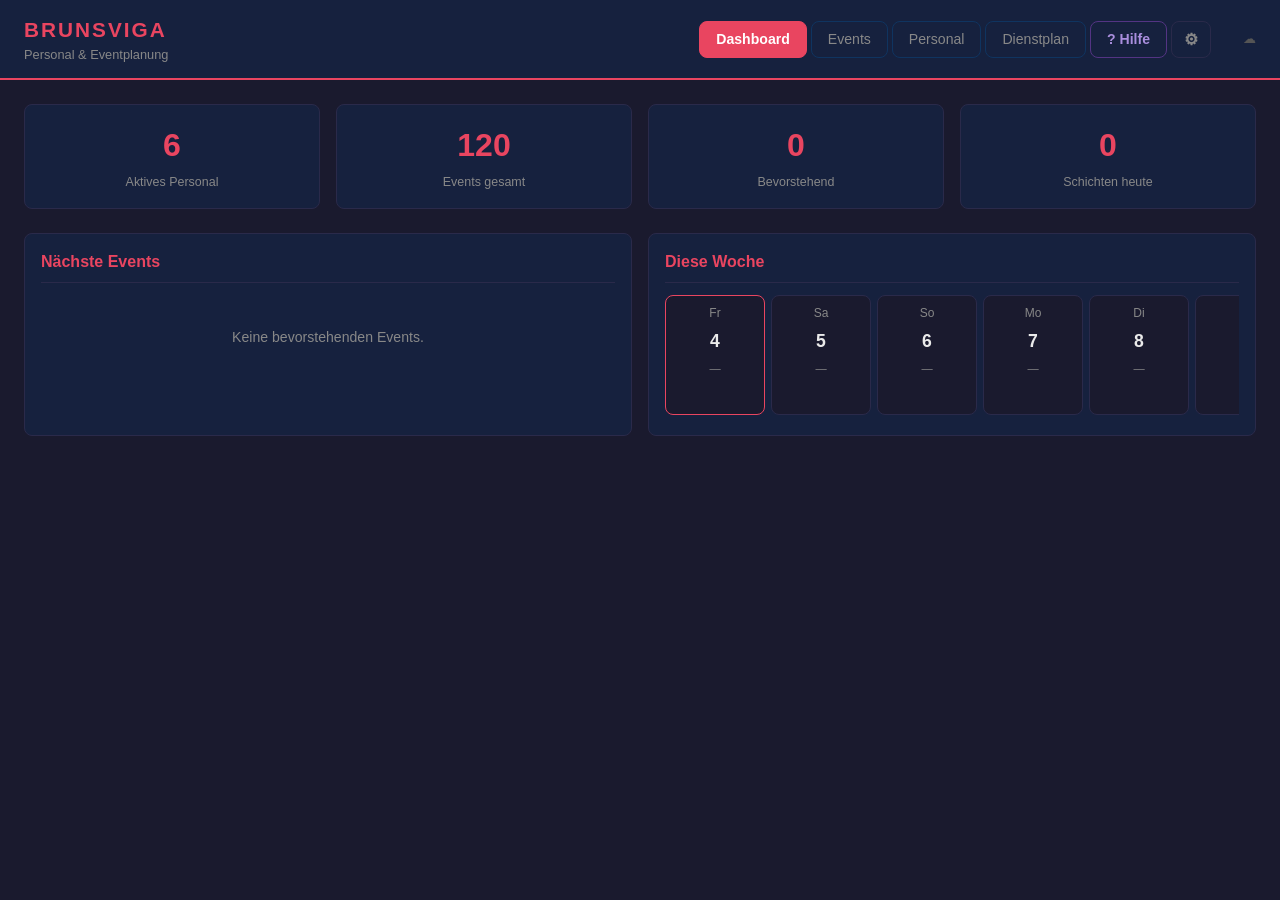
<file: index.html>
<!DOCTYPE html>
<html lang="de">
<head>
  <meta charset="UTF-8" />
  <meta name="viewport" content="width=device-width, initial-scale=1.0" />
  <title>Brunsviga — Dienstplanung</title>
  <link rel="stylesheet" href="style.css" />
</head>
<body>
<div id="app">

  <!-- ── Header ── -->
  <header>
    <div>
      <h1>Brunsviga</h1>
      <div class="subtitle">Personal &amp; Eventplanung</div>
    </div>
    <nav>
      <button data-tab="dashboard" class="active">Dashboard</button>
      <button data-tab="events">Events</button>
      <button data-tab="staff">Personal</button>
      <button data-tab="roster">Dienstplan</button>
      <a href="anleitung.html" target="_blank" style="padding:7px 16px;border-radius:8px;border:1px solid #533483;color:#a98edd;text-decoration:none;font-size:0.88rem;font-weight:600">? Hilfe</a>
      <button class="btn btn-ghost" onclick="openSettingsModal()" title="Cloud-Backup einrichten" style="font-size:1rem;padding:7px 12px">⚙</button>
    </nav>
    <div id="sync-status" style="font-size:0.8rem;color:#555;white-space:nowrap;margin-left:8px"></div>
  </header>

  <main>

    <!-- ══════════════════════════════════════ -->
    <!-- TAB: DASHBOARD                         -->
    <!-- ══════════════════════════════════════ -->
    <div id="tab-dashboard" class="tab-content active">

      <div class="stat-grid">
        <div class="stat">
          <div class="stat-number" id="stat-staff">0</div>
          <div class="stat-label">Aktives Personal</div>
        </div>
        <div class="stat">
          <div class="stat-number" id="stat-events">0</div>
          <div class="stat-label">Events gesamt</div>
        </div>
        <div class="stat">
          <div class="stat-number" id="stat-upcoming">0</div>
          <div class="stat-label">Bevorstehend</div>
        </div>
        <div class="stat">
          <div class="stat-number" id="stat-shifts-today">0</div>
          <div class="stat-label">Schichten heute</div>
        </div>
      </div>

      <div class="grid-2">
        <div class="card">
          <h2>Nächste Events</h2>
          <div class="item-list" id="upcoming-events"></div>
        </div>
        <div class="card">
          <h2>Diese Woche</h2>
          <div class="week-strip" id="week-strip"></div>
        </div>
      </div>
    </div>

    <!-- ══════════════════════════════════════ -->
    <!-- TAB: EVENTS                            -->
    <!-- ══════════════════════════════════════ -->
    <div id="tab-events" class="tab-content">
      <div class="section-header">
        <h2>Events</h2>
        <div style="display:flex;gap:10px;align-items:center">
          <select id="events-filter" onchange="renderEvents()" style="width:auto">
            <option value="upcoming">Bevorstehend</option>
            <option value="all">Alle</option>
            <option value="past">Vergangen</option>
          </select>
          <button class="btn btn-primary" onclick="openEventModal(null)">+ Neues Event</button>
        </div>
      </div>
      <div class="item-list" id="events-list"></div>
    </div>

    <!-- ══════════════════════════════════════ -->
    <!-- TAB: PERSONAL                          -->
    <!-- ══════════════════════════════════════ -->
    <div id="tab-staff" class="tab-content">
      <div class="section-header">
        <h2>Personal</h2>
        <button class="btn btn-primary" onclick="openStaffModal(null)">+ Neue Person</button>
      </div>
      <div class="item-list" id="staff-list"></div>
    </div>

    <!-- ══════════════════════════════════════ -->
    <!-- TAB: DIENSTPLAN                        -->
    <!-- ══════════════════════════════════════ -->
    <div id="tab-roster" class="tab-content">
      <div class="section-header" style="flex-wrap:wrap;gap:8px">
        <h2>Dienstplan</h2>
        <div style="display:flex;gap:6px;align-items:center;flex-wrap:wrap;margin-left:auto">
          <div style="display:flex;gap:2px">
            <button class="btn btn-ghost btn-sm view-btn" data-view="day"   onclick="setRosterView('day')">Tag</button>
            <button class="btn btn-primary btn-sm view-btn" data-view="week"  onclick="setRosterView('week')">Woche</button>
            <button class="btn btn-ghost btn-sm view-btn" data-view="month" onclick="setRosterView('month')">Monat</button>
          </div>
          <button class="btn btn-ghost btn-sm" onclick="rosterNav(-1)">‹</button>
          <span id="roster-nav-label" style="font-size:0.85rem;min-width:140px;text-align:center;color:var(--text-muted)"></span>
          <button class="btn btn-ghost btn-sm" onclick="rosterNav(1)">›</button>
          <button class="btn btn-ghost btn-sm" onclick="rosterNavToday()">Heute</button>
          <button class="btn btn-ghost btn-sm" onclick="exportRosterCSV()">CSV</button>
          <button class="btn btn-primary btn-sm" onclick="openShiftModal(null)">+ Schicht</button>
        </div>
      </div>
      <div id="roster-content"></div>
    </div>

  </main>
</div>

<!-- ══════════════════════════════════════════ -->
<!-- MODAL: Personal anlegen / bearbeiten      -->
<!-- ══════════════════════════════════════════ -->
<div class="modal-overlay" id="staff-modal">
  <div class="modal">
    <h2 id="staff-modal-title">Neues Personal</h2>

    <div class="form-group">
      <label>Name *</label>
      <input type="text" id="sf-name" placeholder="Vorname Nachname" />
    </div>
    <div class="form-row">
      <div class="form-group">
        <label>Hauptrolle</label>
        <select id="sf-role"></select>
      </div>
      <div class="form-group">
        <label>Telefon</label>
        <input type="tel" id="sf-phone" placeholder="+49 …" />
      </div>
    </div>
    <div class="form-group">
      <label>Notizen</label>
      <textarea id="sf-notes" placeholder="Besonderheiten, Verfügbarkeit, …"></textarea>
    </div>
    <div class="form-group" style="flex-direction:row;align-items:center;gap:10px">
      <input type="checkbox" id="sf-active" style="width:auto" checked />
      <label for="sf-active" style="text-transform:none;font-size:0.9rem">Aktiv (im Dienstplan verfügbar)</label>
    </div>

    <div class="btn-row">
      <button class="btn btn-primary" onclick="saveStaffModal()">Speichern</button>
      <button class="btn btn-ghost" onclick="closeModal('staff-modal')">Abbrechen</button>
    </div>
  </div>
</div>

<!-- ══════════════════════════════════════════ -->
<!-- MODAL: Event anlegen / bearbeiten         -->
<!-- ══════════════════════════════════════════ -->
<div class="modal-overlay" id="event-modal">
  <div class="modal">
    <h2 id="event-modal-title">Neues Event</h2>

    <div class="form-group">
      <label>Titel *</label>
      <input type="text" id="ef-title" placeholder="z.B. Kabarettabend mit …" />
    </div>
    <div class="form-row">
      <div class="form-group">
        <label>Datum</label>
        <input type="date" id="ef-date" />
      </div>
      <div class="form-group">
        <label>Typ</label>
        <select id="ef-type"></select>
      </div>
    </div>
    <div class="form-row">
      <div class="form-group">
        <label>Beginn</label>
        <input type="time" id="ef-start" />
      </div>
      <div class="form-group">
        <label>Ende</label>
        <input type="time" id="ef-end" />
      </div>
    </div>
    <div class="form-group">
      <label>Veranstalter</label>
      <input type="text" id="ef-veranstalter" placeholder="z.B. Brunsviga e.V., Gastveranstalter …" />
    </div>
    <div class="form-group">
      <label>Notizen</label>
      <textarea id="ef-notes" placeholder="Infos für das Team, Besonderheiten, …"></textarea>
    </div>

    <div class="form-group">
      <label>Benötigtes Personal</label>
      <div id="required-staff-rows"></div>
      <button class="btn btn-ghost btn-sm mt8" onclick="addRequiredStaffRow()">+ Rolle hinzufügen</button>
    </div>

    <div class="btn-row">
      <button class="btn btn-primary" onclick="saveEventModal()">Speichern</button>
      <button class="btn btn-ghost" onclick="closeModal('event-modal')">Abbrechen</button>
    </div>
  </div>
</div>

<!-- ══════════════════════════════════════════ -->
<!-- MODAL: Besetzung (Staff zuweisen)         -->
<!-- ══════════════════════════════════════════ -->
<div class="modal-overlay" id="assign-modal">
  <div class="modal">
    <h2>Besetzung</h2>
    <div id="assign-event-name" style="color:var(--text-muted);margin-bottom:8px;font-size:0.9rem"></div>
    <div id="assign-required-summary"></div>
    <div class="item-list mt16" id="assign-staff-list"></div>
    <div class="btn-row">
      <button class="btn btn-primary" onclick="saveAssignModal()">Speichern</button>
      <button class="btn btn-ghost" onclick="closeModal('assign-modal')">Abbrechen</button>
    </div>
  </div>
</div>

<!-- ══════════════════════════════════════════ -->
<!-- MODAL: Schicht eintragen / bearbeiten     -->
<!-- ══════════════════════════════════════════ -->
<div class="modal-overlay" id="shift-modal">
  <div class="modal">
    <h2 id="shift-modal-title">Neue Schicht</h2>

    <div class="form-group">
      <label>Person *</label>
      <select id="shf-staff"></select>
    </div>
    <div class="form-row">
      <div class="form-group">
        <label>Datum</label>
        <input type="date" id="shf-date" />
      </div>
      <div class="form-group">
        <label>Rolle</label>
        <select id="shf-role"></select>
      </div>
    </div>
    <div class="form-row">
      <div class="form-group">
        <label>Von</label>
        <input type="time" id="shf-start" />
      </div>
      <div class="form-group">
        <label>Bis</label>
        <input type="time" id="shf-end" />
      </div>
    </div>
    <div class="form-group">
      <label>Verknüpftes Event (optional)</label>
      <select id="shf-event"></select>
    </div>
    <div class="form-group">
      <label>Notiz</label>
      <input type="text" id="shf-notes" placeholder="z.B. bitte früher kommen" />
    </div>

    <div class="btn-row">
      <button class="btn btn-primary" onclick="saveShiftModal()">Speichern</button>
      <button class="btn btn-ghost" onclick="closeModal('shift-modal')">Abbrechen</button>
    </div>
  </div>
</div>

<!-- ══════════════════════════════════════════ -->
<!-- MODAL: Einstellungen                      -->
<!-- ══════════════════════════════════════════ -->
<div class="modal-overlay" id="settings-modal">
  <div class="modal" style="width:600px;max-height:88vh">

    <!-- Tabs -->
    <div style="display:flex;gap:4px;margin-bottom:20px;border-bottom:1px solid #2a2a4a;padding-bottom:12px">
      <button class="btn btn-primary btn-sm settings-tab active" data-stab="cloud">☁ Cloud-Backup</button>
      <button class="btn btn-ghost btn-sm settings-tab" data-stab="versions">🕐 Versionshistorie</button>
      <button class="btn btn-ghost btn-sm settings-tab" data-stab="import">📂 Import / Export</button>
    </div>

    <!-- ── Tab: Cloud-Backup ── -->
    <div id="stab-cloud" class="stab-content">
      <p style="font-size:0.88rem;color:#888;margin-bottom:16px">
        Daten werden bei jedem Speichern automatisch in ein privates GitHub Gist gesichert.
      </p>
      <div class="form-group">
        <label>GitHub Personal Access Token</label>
        <input type="password" id="cfg-token" placeholder="ghp_xxxxxxxxxxxxxxxxxxxx" autocomplete="off" />
        <span style="font-size:0.78rem;color:#666;margin-top:4px;display:block">Nur „gist"-Berechtigung nötig.</span>
      </div>
      <div class="form-group">
        <label>Gist-ID</label>
        <input type="text" id="cfg-gist-id" placeholder="Wird automatisch erstellt …" autocomplete="off" />
        <span style="font-size:0.78rem;color:#666;margin-top:4px;display:block">Beim ersten Verbinden automatisch ausgefüllt.</span>
      </div>
      <div style="background:#0d0d1a;border-radius:8px;padding:12px;margin:10px 0;font-size:0.82rem;color:#888;line-height:1.7">
        <strong style="color:#eaeaea;display:block;margin-bottom:4px">Einmalige Einrichtung:</strong>
        github.com → Profilbild → Settings → Developer settings → Personal access tokens → Tokens (classic)
        → Generate new token → Haken bei <strong style="color:#a98edd">gist</strong> → Generate → Token kopieren → hier einfügen
      </div>
      <div class="btn-row">
        <button class="btn btn-primary" onclick="saveSettings()">Verbinden &amp; synchronisieren</button>
        <button class="btn btn-ghost" onclick="closeModal('settings-modal')">Abbrechen</button>
        <button class="btn btn-danger" onclick="clearSettings()" style="margin-left:auto">Trennen</button>
      </div>
    </div>

    <!-- ── Tab: Versionshistorie ── -->
    <div id="stab-versions" class="stab-content" style="display:none">
      <p style="font-size:0.88rem;color:#888;margin-bottom:14px">
        GitHub speichert automatisch jede Version. Hier kannst du frühere Stände ansehen und wiederherstellen.
      </p>
      <button class="btn btn-secondary" onclick="loadVersionHistory()" style="margin-bottom:14px">Versionen laden</button>
      <div id="version-list" class="item-list" style="max-height:320px;overflow-y:auto"></div>
      <div class="btn-row" style="margin-top:14px">
        <button class="btn btn-ghost" onclick="closeModal('settings-modal')">Schließen</button>
      </div>
    </div>

    <!-- ── Tab: Import / Export ── -->
    <div id="stab-import" class="stab-content" style="display:none">
      <p style="font-size:0.88rem;color:#888;margin-bottom:16px">
        Vollbackup als JSON, oder Personal/Events aus einer CSV-Tabelle importieren.
      </p>

      <h3 style="font-size:0.9rem;color:var(--text);margin-bottom:10px">JSON Vollbackup</h3>
      <div class="btn-row" style="margin-bottom:20px">
        <button class="btn btn-secondary" onclick="downloadJSONBackup()">⬇ Backup herunterladen</button>
        <button class="btn btn-ghost"     onclick="restoreFromJSON()">⬆ Backup wiederherstellen</button>
      </div>

      <h3 style="font-size:0.9rem;color:var(--text);margin-bottom:6px">CSV-Import</h3>
      <p style="font-size:0.82rem;color:#666;margin-bottom:10px">
        Spalten mit Semikolon trennen. Excel → Speichern als → CSV (Trennzeichen-getrennt).
      </p>
      <div style="display:grid;grid-template-columns:1fr 1fr;gap:10px;margin-bottom:12px">
        <div style="background:#0d0d1a;border-radius:8px;padding:12px">
          <div style="font-size:0.82rem;font-weight:700;margin-bottom:6px">Personal</div>
          <div style="font-size:0.75rem;color:#666;margin-bottom:8px">Name · Rolle · Telefon · Notizen · Aktiv</div>
          <div class="btn-row" style="flex-direction:column;gap:6px">
            <button class="btn btn-ghost btn-sm" onclick="downloadStaffTemplate()">⬇ Vorlage</button>
            <button class="btn btn-primary btn-sm" onclick="importStaffCSV()">⬆ Importieren</button>
          </div>
        </div>
        <div style="background:#0d0d1a;border-radius:8px;padding:12px">
          <div style="font-size:0.82rem;font-weight:700;margin-bottom:6px">Events</div>
          <div style="font-size:0.75rem;color:#666;margin-bottom:8px">Titel · Datum · Beginn · Ende · Typ · Notizen</div>
          <div class="btn-row" style="flex-direction:column;gap:6px">
            <button class="btn btn-ghost btn-sm" onclick="downloadEventsTemplate()">⬇ Vorlage</button>
            <button class="btn btn-primary btn-sm" onclick="importEventsCSV()">⬆ Importieren</button>
          </div>
        </div>
      </div>
      <div class="btn-row">
        <button class="btn btn-ghost" onclick="closeModal('settings-modal')">Schließen</button>
      </div>
    </div>

  </div>
</div>

<script>
// Settings-Tab-Navigation
document.querySelectorAll('.settings-tab').forEach(btn => {
  btn.addEventListener('click', () => {
    document.querySelectorAll('.settings-tab').forEach(b => {
      b.classList.remove('active', 'btn-primary');
      b.classList.add('btn-ghost');
    });
    btn.classList.add('active', 'btn-primary');
    btn.classList.remove('btn-ghost');
    document.querySelectorAll('.stab-content').forEach(t => t.style.display = 'none');
    document.getElementById('stab-' + btn.dataset.stab).style.display = 'block';
  });
});
</script>

<div id="ev-tooltip">
  <div class="tt-title"></div>
  <div class="tt-meta"></div>
  <div class="tt-note"></div>
</div>

<script src="seed.js"></script>
<script src="app.js"></script>
</body>
</html>
</file>
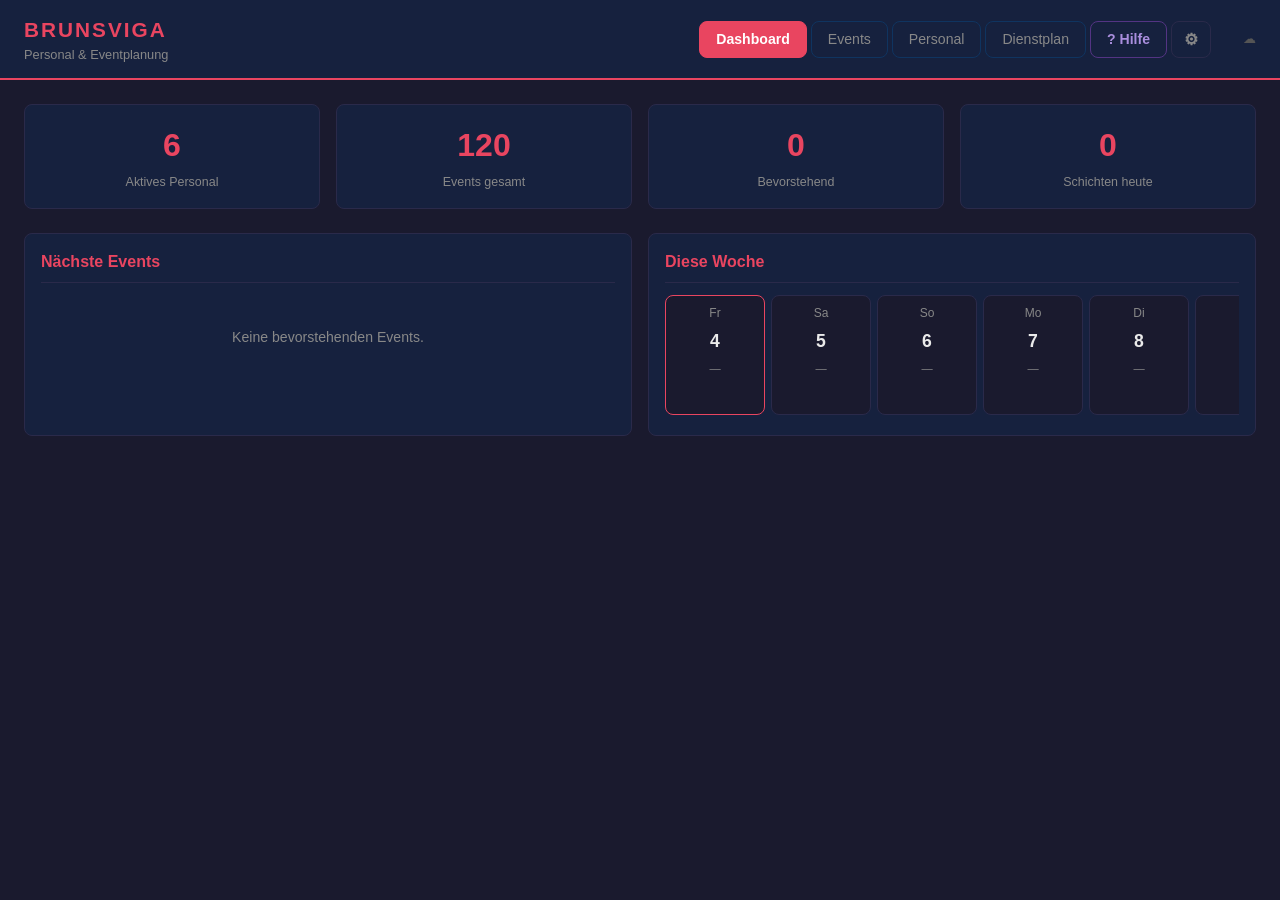
<file: docs/index.html>
<!DOCTYPE html>
<html lang="de">
<head>
  <meta charset="UTF-8" />
  <meta name="viewport" content="width=device-width, initial-scale=1.0" />
  <title>Brunsviga — Dienstplanung</title>
  <style>
:root {
  --bg: #1a1a2e;
  --surface: #16213e;
  --surface2: #0f3460;
  --accent: #e94560;
  --accent2: #533483;
  --text: #eaeaea;
  --text-muted: #888;
  --green: #2ecc71;
  --amber: #f39c12;
  --red: #e74c3c;
  --radius: 8px;
  --gap: 16px;
}

* { box-sizing: border-box; margin: 0; padding: 0; }

body {
  font-family: -apple-system, BlinkMacSystemFont, 'Segoe UI', sans-serif;
  background: var(--bg);
  color: var(--text);
  font-size: 15px;
  line-height: 1.5;
}

/* ── Layout ── */
#app { display: flex; flex-direction: column; min-height: 100vh; }

header {
  background: var(--surface);
  padding: 14px 24px;
  display: flex;
  align-items: center;
  gap: 24px;
  border-bottom: 2px solid var(--accent);
  position: sticky;
  top: 0;
  z-index: 50;
}

header h1 {
  font-size: 1.3rem;
  font-weight: 700;
  color: var(--accent);
  letter-spacing: 2px;
  text-transform: uppercase;
}

header .subtitle {
  font-size: 0.8rem;
  color: var(--text-muted);
}

nav {
  display: flex;
  gap: 4px;
  margin-left: auto;
}

nav button {
  background: transparent;
  border: 1px solid var(--surface2);
  color: var(--text-muted);
  padding: 7px 16px;
  border-radius: var(--radius);
  cursor: pointer;
  font-size: 0.88rem;
  transition: all 0.15s;
}

nav button:hover { color: var(--text); border-color: var(--accent2); }
nav button.active {
  background: var(--accent);
  color: #fff;
  border-color: var(--accent);
  font-weight: 600;
}

main { flex: 1; padding: 24px; }

.tab-content { display: none; }
.tab-content.active { display: block; }

/* ── Cards / Grid ── */
.grid-2 {
  display: grid;
  grid-template-columns: 1fr 1fr;
  gap: var(--gap);
}

.grid-3 {
  display: grid;
  grid-template-columns: repeat(3, 1fr);
  gap: var(--gap);
}

.card {
  background: var(--surface);
  border-radius: var(--radius);
  padding: var(--gap);
  border: 1px solid #2a2a4a;
}

.card h2 {
  font-size: 1rem;
  margin-bottom: 12px;
  color: var(--accent);
  border-bottom: 1px solid #2a2a4a;
  padding-bottom: 8px;
}

.card h3 {
  font-size: 0.9rem;
  margin-bottom: 10px;
  color: var(--text);
}

/* ── Forms ── */
.form-group {
  display: flex;
  flex-direction: column;
  gap: 6px;
  margin-bottom: 12px;
}

.form-group label {
  font-size: 0.8rem;
  color: var(--text-muted);
  text-transform: uppercase;
  letter-spacing: 0.5px;
}

input, select, textarea {
  background: var(--bg);
  border: 1px solid #2a2a4a;
  color: var(--text);
  padding: 8px 10px;
  border-radius: var(--radius);
  font-size: 0.9rem;
  font-family: inherit;
  width: 100%;
}

input:focus, select:focus, textarea:focus {
  outline: none;
  border-color: var(--accent2);
}

textarea { resize: vertical; min-height: 60px; }

.form-row {
  display: flex;
  gap: 10px;
}

.form-row .form-group { flex: 1; }

/* ── Buttons ── */
.btn {
  padding: 8px 18px;
  border-radius: var(--radius);
  border: none;
  cursor: pointer;
  font-size: 0.88rem;
  font-weight: 600;
  transition: opacity 0.15s;
}

.btn:hover { opacity: 0.85; }
.btn-primary { background: var(--accent); color: #fff; }
.btn-secondary { background: var(--accent2); color: #fff; }
.btn-ghost {
  background: transparent;
  border: 1px solid #2a2a4a;
  color: var(--text-muted);
}

.btn-ghost:hover { color: var(--text); border-color: var(--accent2); }
.btn-danger { background: var(--red); color: #fff; }
.btn-sm { padding: 4px 10px; font-size: 0.8rem; }

.btn-row {
  display: flex;
  gap: 8px;
  margin-top: 12px;
}

/* ── Lists ── */
.item-list { display: flex; flex-direction: column; gap: 8px; }

.item {
  background: var(--bg);
  border: 1px solid #2a2a4a;
  border-radius: var(--radius);
  padding: 10px 12px;
  display: flex;
  align-items: center;
  gap: 10px;
}

.item:hover { border-color: var(--accent2); }

.item-info { flex: 1; }
.item-title { font-weight: 600; font-size: 0.9rem; }
.item-meta { font-size: 0.78rem; color: var(--text-muted); margin-top: 2px; }

.item-actions { display: flex; gap: 6px; }

/* ── Tags / Badges ── */
.badge {
  display: inline-block;
  padding: 2px 8px;
  border-radius: 99px;
  font-size: 0.72rem;
  font-weight: 600;
  text-transform: uppercase;
  letter-spacing: 0.5px;
}

.badge-green { background: rgba(46,204,113,0.2); color: var(--green); }
.badge-amber { background: rgba(243,156,18,0.2); color: var(--amber); }
.badge-red { background: rgba(231,76,60,0.2); color: var(--red); }
.badge-blue { background: rgba(83,52,131,0.3); color: #a98edd; }
.badge-gray { background: rgba(136,136,136,0.2); color: var(--text-muted); }

/* ── Dashboard stats ── */
.stat-grid {
  display: grid;
  grid-template-columns: repeat(4, 1fr);
  gap: var(--gap);
  margin-bottom: 24px;
}

.stat {
  background: var(--surface);
  border-radius: var(--radius);
  padding: 16px;
  border: 1px solid #2a2a4a;
  text-align: center;
}

.stat-number {
  font-size: 2rem;
  font-weight: 700;
  color: var(--accent);
}

.stat-label {
  font-size: 0.78rem;
  color: var(--text-muted);
  margin-top: 4px;
}

/* ── Calendar strip ── */
.week-strip {
  display: flex;
  gap: 6px;
  overflow-x: auto;
  padding-bottom: 4px;
}

.day-col {
  flex: 0 0 100px;
  background: var(--bg);
  border: 1px solid #2a2a4a;
  border-radius: var(--radius);
  padding: 8px;
  min-height: 120px;
}

.day-col.today { border-color: var(--accent); }

.day-header {
  font-size: 0.75rem;
  color: var(--text-muted);
  text-align: center;
  margin-bottom: 6px;
}

.day-date {
  font-size: 1.1rem;
  font-weight: 700;
  text-align: center;
  margin-bottom: 6px;
}

.day-event {
  background: var(--accent2);
  border-radius: 4px;
  padding: 3px 5px;
  font-size: 0.72rem;
  margin-bottom: 3px;
  cursor: pointer;
  white-space: nowrap;
  overflow: hidden;
  text-overflow: ellipsis;
}

/* ── Modal ── */
.modal-overlay {
  display: none;
  position: fixed;
  inset: 0;
  background: rgba(0,0,0,0.7);
  z-index: 100;
  align-items: center;
  justify-content: center;
}

.modal-overlay.open { display: flex; }

.modal {
  background: var(--surface);
  border-radius: var(--radius);
  padding: 24px;
  width: 520px;
  max-width: 95vw;
  max-height: 85vh;
  overflow-y: auto;
  border: 1px solid var(--accent2);
}

.modal h2 {
  font-size: 1.1rem;
  margin-bottom: 16px;
  color: var(--accent);
}

/* ── Dienstplan table ── */
.roster-table {
  width: 100%;
  border-collapse: collapse;
  font-size: 0.85rem;
}

.roster-table th {
  background: var(--surface2);
  padding: 8px 10px;
  text-align: left;
  font-size: 0.78rem;
  color: var(--text-muted);
  text-transform: uppercase;
}

.roster-table td {
  padding: 8px 10px;
  border-bottom: 1px solid #2a2a4a;
  vertical-align: middle;
}

.roster-table tr:hover td { background: rgba(255,255,255,0.03); }

/* ── Dienstplan: Wochenansicht ── */
.week-grid {
  display: grid;
  grid-template-columns: 110px repeat(7, 1fr);
  gap: 3px;
  overflow-x: auto;
}

.week-cell-header {
  background: var(--surface2);
  padding: 7px 6px;
  font-size: 0.73rem;
  font-weight: 600;
  text-align: center;
  border-radius: 4px;
  color: var(--text-muted);
}

.week-cell-header.today { background: var(--accent); color: #fff; }

.week-staff-label {
  padding: 8px 10px;
  font-size: 0.82rem;
  font-weight: 700;
  display: flex;
  align-items: center;
  background: var(--surface);
  border-radius: 4px;
}

.week-cell {
  background: var(--surface);
  border-radius: 4px;
  padding: 3px;
  min-height: 42px;
  display: flex;
  flex-direction: column;
  gap: 2px;
}

.week-cell.today { background: rgba(233,69,96,0.08); }

.shift-pill {
  border-radius: 3px;
  padding: 2px 5px;
  font-size: 0.7rem;
  font-weight: 700;
  color: #fff;
  white-space: nowrap;
  overflow: hidden;
  text-overflow: ellipsis;
  cursor: default;
}

/* ── Dienstplan: Monatsansicht ── */
.month-view {
  display: grid;
  grid-template-columns: repeat(7, 1fr);
  gap: 3px;
}

.month-weekday-header {
  text-align: center;
  font-size: 0.75rem;
  font-weight: 600;
  color: var(--text-muted);
  padding: 8px 4px;
}

.month-day-cell {
  background: var(--surface);
  border-radius: 6px;
  padding: 5px;
  min-height: 80px;
  cursor: pointer;
  border: 1px solid transparent;
}

.month-day-cell:hover { border-color: var(--accent2); }
.month-day-cell.today { border-color: var(--accent); }
.month-day-cell.other-month { background: transparent; cursor: default; }

.month-day-num {
  font-size: 0.78rem;
  font-weight: 700;
  margin-bottom: 3px;
  color: var(--text-muted);
}

.month-day-cell.today .month-day-num { color: var(--accent); }

.month-shift-dot {
  font-size: 0.65rem;
  color: #fff;
  border-radius: 2px;
  padding: 1px 3px;
  margin-bottom: 1px;
  white-space: nowrap;
  overflow: hidden;
  text-overflow: ellipsis;
  font-weight: 600;
}

/* ── Utility ── */
.section-header {
  display: flex;
  align-items: center;
  justify-content: space-between;
  margin-bottom: 16px;
}

.section-header h2 {
  font-size: 1.1rem;
  font-weight: 700;
}

.empty-state {
  text-align: center;
  padding: 32px;
  color: var(--text-muted);
  font-size: 0.88rem;
}

.mt8 { margin-top: 8px; }
.mt16 { margin-top: 16px; }
.mt24 { margin-top: 24px; }

/* ── Event Tooltip ── */
#ev-tooltip {
  position: fixed;
  z-index: 200;
  display: none;
  background: var(--surface);
  border: 1px solid var(--accent2);
  border-radius: var(--radius);
  padding: 12px 14px;
  max-width: 280px;
  pointer-events: none;
  box-shadow: 0 8px 24px rgba(0,0,0,0.5);
  font-size: 0.85rem;
  line-height: 1.5;
}
#ev-tooltip .tt-title { font-weight: 700; margin-bottom: 4px; color: var(--accent); }
#ev-tooltip .tt-meta  { font-size: 0.78rem; color: var(--text-muted); }
#ev-tooltip .tt-note  { font-size: 0.78rem; margin-top: 6px; border-top: 1px solid #2a2a4a; padding-top: 6px; }

/* ── Week view: Veranstaltungs-Zeile ── */
.week-event-row {
  background: rgba(83,52,131,0.55);
  border-radius: 4px;
  padding: 4px 7px;
  font-size: 0.75rem;
  font-weight: 700;
  color: #e0cfff;
  border-left: 3px solid #8b68e0;
  white-space: nowrap;
  overflow: hidden;
  text-overflow: ellipsis;
  cursor: pointer;
}
.week-event-row:hover { background: rgba(83,52,131,0.8); }

/* ── Month view: Veranstaltungs-Label ── */
.month-event-label {
  background: rgba(83,52,131,0.55);
  border-radius: 3px;
  padding: 2px 4px;
  font-size: 0.65rem;
  font-weight: 700;
  color: #e0cfff;
  border-left: 2px solid #8b68e0;
  margin-bottom: 2px;
  white-space: nowrap;
  overflow: hidden;
  text-overflow: ellipsis;
  cursor: pointer;
}
.month-event-label:hover { background: rgba(83,52,131,0.8); }

/* ── Klickbares Item ── */
.item-clickable { cursor: pointer; }
.item-clickable:hover { border-color: var(--accent); }

</style>
</head>
<body>
<div id="app">

  <!-- ── Header ── -->
  <header>
    <div>
      <h1>Brunsviga</h1>
      <div class="subtitle">Personal &amp; Eventplanung</div>
    </div>
    <nav>
      <button data-tab="dashboard" class="active">Dashboard</button>
      <button data-tab="events">Events</button>
      <button data-tab="staff">Personal</button>
      <button data-tab="roster">Dienstplan</button>
      <a href="anleitung.html" target="_blank" style="padding:7px 16px;border-radius:8px;border:1px solid #533483;color:#a98edd;text-decoration:none;font-size:0.88rem;font-weight:600">? Hilfe</a>
      <button class="btn btn-ghost" onclick="openSettingsModal()" title="Cloud-Backup einrichten" style="font-size:1rem;padding:7px 12px">⚙</button>
    </nav>
    <div id="sync-status" style="font-size:0.8rem;color:#555;white-space:nowrap;margin-left:8px"></div>
  </header>

  <main>

    <!-- ══════════════════════════════════════ -->
    <!-- TAB: DASHBOARD                         -->
    <!-- ══════════════════════════════════════ -->
    <div id="tab-dashboard" class="tab-content active">

      <div class="stat-grid">
        <div class="stat">
          <div class="stat-number" id="stat-staff">0</div>
          <div class="stat-label">Aktives Personal</div>
        </div>
        <div class="stat">
          <div class="stat-number" id="stat-events">0</div>
          <div class="stat-label">Events gesamt</div>
        </div>
        <div class="stat">
          <div class="stat-number" id="stat-upcoming">0</div>
          <div class="stat-label">Bevorstehend</div>
        </div>
        <div class="stat">
          <div class="stat-number" id="stat-shifts-today">0</div>
          <div class="stat-label">Schichten heute</div>
        </div>
      </div>

      <div class="grid-2">
        <div class="card">
          <h2>Nächste Events</h2>
          <div class="item-list" id="upcoming-events"></div>
        </div>
        <div class="card">
          <h2>Diese Woche</h2>
          <div class="week-strip" id="week-strip"></div>
        </div>
      </div>
    </div>

    <!-- ══════════════════════════════════════ -->
    <!-- TAB: EVENTS                            -->
    <!-- ══════════════════════════════════════ -->
    <div id="tab-events" class="tab-content">
      <div class="section-header">
        <h2>Events</h2>
        <div style="display:flex;gap:10px;align-items:center">
          <select id="events-filter" onchange="renderEvents()" style="width:auto">
            <option value="upcoming">Bevorstehend</option>
            <option value="all">Alle</option>
            <option value="past">Vergangen</option>
          </select>
          <button class="btn btn-primary" onclick="openEventModal(null)">+ Neues Event</button>
        </div>
      </div>
      <div class="item-list" id="events-list"></div>
    </div>

    <!-- ══════════════════════════════════════ -->
    <!-- TAB: PERSONAL                          -->
    <!-- ══════════════════════════════════════ -->
    <div id="tab-staff" class="tab-content">
      <div class="section-header">
        <h2>Personal</h2>
        <button class="btn btn-primary" onclick="openStaffModal(null)">+ Neue Person</button>
      </div>
      <div class="item-list" id="staff-list"></div>
    </div>

    <!-- ══════════════════════════════════════ -->
    <!-- TAB: DIENSTPLAN                        -->
    <!-- ══════════════════════════════════════ -->
    <div id="tab-roster" class="tab-content">
      <div class="section-header" style="flex-wrap:wrap;gap:8px">
        <h2>Dienstplan</h2>
        <div style="display:flex;gap:6px;align-items:center;flex-wrap:wrap;margin-left:auto">
          <div style="display:flex;gap:2px">
            <button class="btn btn-ghost btn-sm view-btn" data-view="day"   onclick="setRosterView('day')">Tag</button>
            <button class="btn btn-primary btn-sm view-btn" data-view="week"  onclick="setRosterView('week')">Woche</button>
            <button class="btn btn-ghost btn-sm view-btn" data-view="month" onclick="setRosterView('month')">Monat</button>
          </div>
          <button class="btn btn-ghost btn-sm" onclick="rosterNav(-1)">‹</button>
          <span id="roster-nav-label" style="font-size:0.85rem;min-width:140px;text-align:center;color:var(--text-muted)"></span>
          <button class="btn btn-ghost btn-sm" onclick="rosterNav(1)">›</button>
          <button class="btn btn-ghost btn-sm" onclick="rosterNavToday()">Heute</button>
          <button class="btn btn-ghost btn-sm" onclick="exportRosterCSV()">CSV</button>
          <button class="btn btn-primary btn-sm" onclick="openShiftModal(null)">+ Schicht</button>
        </div>
      </div>
      <div id="roster-content"></div>
    </div>

  </main>
</div>

<!-- ══════════════════════════════════════════ -->
<!-- MODAL: Personal anlegen / bearbeiten      -->
<!-- ══════════════════════════════════════════ -->
<div class="modal-overlay" id="staff-modal">
  <div class="modal">
    <h2 id="staff-modal-title">Neues Personal</h2>

    <div class="form-group">
      <label>Name *</label>
      <input type="text" id="sf-name" placeholder="Vorname Nachname" />
    </div>
    <div class="form-row">
      <div class="form-group">
        <label>Hauptrolle</label>
        <select id="sf-role"></select>
      </div>
      <div class="form-group">
        <label>Telefon</label>
        <input type="tel" id="sf-phone" placeholder="+49 …" />
      </div>
    </div>
    <div class="form-group">
      <label>Notizen</label>
      <textarea id="sf-notes" placeholder="Besonderheiten, Verfügbarkeit, …"></textarea>
    </div>
    <div class="form-group" style="flex-direction:row;align-items:center;gap:10px">
      <input type="checkbox" id="sf-active" style="width:auto" checked />
      <label for="sf-active" style="text-transform:none;font-size:0.9rem">Aktiv (im Dienstplan verfügbar)</label>
    </div>

    <div class="btn-row">
      <button class="btn btn-primary" onclick="saveStaffModal()">Speichern</button>
      <button class="btn btn-ghost" onclick="closeModal('staff-modal')">Abbrechen</button>
    </div>
  </div>
</div>

<!-- ══════════════════════════════════════════ -->
<!-- MODAL: Event anlegen / bearbeiten         -->
<!-- ══════════════════════════════════════════ -->
<div class="modal-overlay" id="event-modal">
  <div class="modal">
    <h2 id="event-modal-title">Neues Event</h2>

    <div class="form-group">
      <label>Titel *</label>
      <input type="text" id="ef-title" placeholder="z.B. Kabarettabend mit …" />
    </div>
    <div class="form-row">
      <div class="form-group">
        <label>Datum</label>
        <input type="date" id="ef-date" />
      </div>
      <div class="form-group">
        <label>Typ</label>
        <select id="ef-type"></select>
      </div>
    </div>
    <div class="form-row">
      <div class="form-group">
        <label>Beginn</label>
        <input type="time" id="ef-start" />
      </div>
      <div class="form-group">
        <label>Ende</label>
        <input type="time" id="ef-end" />
      </div>
    </div>
    <div class="form-group">
      <label>Veranstalter</label>
      <input type="text" id="ef-veranstalter" placeholder="z.B. Brunsviga e.V., Gastveranstalter …" />
    </div>
    <div class="form-group">
      <label>Notizen</label>
      <textarea id="ef-notes" placeholder="Infos für das Team, Besonderheiten, …"></textarea>
    </div>

    <div class="form-group">
      <label>Benötigtes Personal</label>
      <div id="required-staff-rows"></div>
      <button class="btn btn-ghost btn-sm mt8" onclick="addRequiredStaffRow()">+ Rolle hinzufügen</button>
    </div>

    <div class="btn-row">
      <button class="btn btn-primary" onclick="saveEventModal()">Speichern</button>
      <button class="btn btn-ghost" onclick="closeModal('event-modal')">Abbrechen</button>
    </div>
  </div>
</div>

<!-- ══════════════════════════════════════════ -->
<!-- MODAL: Besetzung (Staff zuweisen)         -->
<!-- ══════════════════════════════════════════ -->
<div class="modal-overlay" id="assign-modal">
  <div class="modal">
    <h2>Besetzung</h2>
    <div id="assign-event-name" style="color:var(--text-muted);margin-bottom:8px;font-size:0.9rem"></div>
    <div id="assign-required-summary"></div>
    <div class="item-list mt16" id="assign-staff-list"></div>
    <div class="btn-row">
      <button class="btn btn-primary" onclick="saveAssignModal()">Speichern</button>
      <button class="btn btn-ghost" onclick="closeModal('assign-modal')">Abbrechen</button>
    </div>
  </div>
</div>

<!-- ══════════════════════════════════════════ -->
<!-- MODAL: Schicht eintragen / bearbeiten     -->
<!-- ══════════════════════════════════════════ -->
<div class="modal-overlay" id="shift-modal">
  <div class="modal">
    <h2 id="shift-modal-title">Neue Schicht</h2>

    <div class="form-group">
      <label>Person *</label>
      <select id="shf-staff"></select>
    </div>
    <div class="form-row">
      <div class="form-group">
        <label>Datum</label>
        <input type="date" id="shf-date" />
      </div>
      <div class="form-group">
        <label>Rolle</label>
        <select id="shf-role"></select>
      </div>
    </div>
    <div class="form-row">
      <div class="form-group">
        <label>Von</label>
        <input type="time" id="shf-start" />
      </div>
      <div class="form-group">
        <label>Bis</label>
        <input type="time" id="shf-end" />
      </div>
    </div>
    <div class="form-group">
      <label>Verknüpftes Event (optional)</label>
      <select id="shf-event"></select>
    </div>
    <div class="form-group">
      <label>Notiz</label>
      <input type="text" id="shf-notes" placeholder="z.B. bitte früher kommen" />
    </div>

    <div class="btn-row">
      <button class="btn btn-primary" onclick="saveShiftModal()">Speichern</button>
      <button class="btn btn-ghost" onclick="closeModal('shift-modal')">Abbrechen</button>
    </div>
  </div>
</div>

<!-- ══════════════════════════════════════════ -->
<!-- MODAL: Einstellungen                      -->
<!-- ══════════════════════════════════════════ -->
<div class="modal-overlay" id="settings-modal">
  <div class="modal" style="width:600px;max-height:88vh">

    <!-- Tabs -->
    <div style="display:flex;gap:4px;margin-bottom:20px;border-bottom:1px solid #2a2a4a;padding-bottom:12px">
      <button class="btn btn-primary btn-sm settings-tab active" data-stab="cloud">☁ Cloud-Backup</button>
      <button class="btn btn-ghost btn-sm settings-tab" data-stab="versions">🕐 Versionshistorie</button>
      <button class="btn btn-ghost btn-sm settings-tab" data-stab="import">📂 Import / Export</button>
    </div>

    <!-- ── Tab: Cloud-Backup ── -->
    <div id="stab-cloud" class="stab-content">
      <p style="font-size:0.88rem;color:#888;margin-bottom:16px">
        Daten werden bei jedem Speichern automatisch in ein privates GitHub Gist gesichert.
      </p>
      <div class="form-group">
        <label>GitHub Personal Access Token</label>
        <input type="password" id="cfg-token" placeholder="ghp_xxxxxxxxxxxxxxxxxxxx" autocomplete="off" />
        <span style="font-size:0.78rem;color:#666;margin-top:4px;display:block">Nur „gist"-Berechtigung nötig.</span>
      </div>
      <div class="form-group">
        <label>Gist-ID</label>
        <input type="text" id="cfg-gist-id" placeholder="Wird automatisch erstellt …" autocomplete="off" />
        <span style="font-size:0.78rem;color:#666;margin-top:4px;display:block">Beim ersten Verbinden automatisch ausgefüllt.</span>
      </div>
      <div style="background:#0d0d1a;border-radius:8px;padding:12px;margin:10px 0;font-size:0.82rem;color:#888;line-height:1.7">
        <strong style="color:#eaeaea;display:block;margin-bottom:4px">Einmalige Einrichtung:</strong>
        github.com → Profilbild → Settings → Developer settings → Personal access tokens → Tokens (classic)
        → Generate new token → Haken bei <strong style="color:#a98edd">gist</strong> → Generate → Token kopieren → hier einfügen
      </div>
      <div class="btn-row">
        <button class="btn btn-primary" onclick="saveSettings()">Verbinden &amp; synchronisieren</button>
        <button class="btn btn-ghost" onclick="closeModal('settings-modal')">Abbrechen</button>
        <button class="btn btn-danger" onclick="clearSettings()" style="margin-left:auto">Trennen</button>
      </div>
    </div>

    <!-- ── Tab: Versionshistorie ── -->
    <div id="stab-versions" class="stab-content" style="display:none">
      <p style="font-size:0.88rem;color:#888;margin-bottom:14px">
        GitHub speichert automatisch jede Version. Hier kannst du frühere Stände ansehen und wiederherstellen.
      </p>
      <button class="btn btn-secondary" onclick="loadVersionHistory()" style="margin-bottom:14px">Versionen laden</button>
      <div id="version-list" class="item-list" style="max-height:320px;overflow-y:auto"></div>
      <div class="btn-row" style="margin-top:14px">
        <button class="btn btn-ghost" onclick="closeModal('settings-modal')">Schließen</button>
      </div>
    </div>

    <!-- ── Tab: Import / Export ── -->
    <div id="stab-import" class="stab-content" style="display:none">
      <p style="font-size:0.88rem;color:#888;margin-bottom:16px">
        Vollbackup als JSON, oder Personal/Events aus einer CSV-Tabelle importieren.
      </p>

      <h3 style="font-size:0.9rem;color:var(--text);margin-bottom:10px">JSON Vollbackup</h3>
      <div class="btn-row" style="margin-bottom:20px">
        <button class="btn btn-secondary" onclick="downloadJSONBackup()">⬇ Backup herunterladen</button>
        <button class="btn btn-ghost"     onclick="restoreFromJSON()">⬆ Backup wiederherstellen</button>
      </div>

      <h3 style="font-size:0.9rem;color:var(--text);margin-bottom:6px">CSV-Import</h3>
      <p style="font-size:0.82rem;color:#666;margin-bottom:10px">
        Spalten mit Semikolon trennen. Excel → Speichern als → CSV (Trennzeichen-getrennt).
      </p>
      <div style="display:grid;grid-template-columns:1fr 1fr;gap:10px;margin-bottom:12px">
        <div style="background:#0d0d1a;border-radius:8px;padding:12px">
          <div style="font-size:0.82rem;font-weight:700;margin-bottom:6px">Personal</div>
          <div style="font-size:0.75rem;color:#666;margin-bottom:8px">Name · Rolle · Telefon · Notizen · Aktiv</div>
          <div class="btn-row" style="flex-direction:column;gap:6px">
            <button class="btn btn-ghost btn-sm" onclick="downloadStaffTemplate()">⬇ Vorlage</button>
            <button class="btn btn-primary btn-sm" onclick="importStaffCSV()">⬆ Importieren</button>
          </div>
        </div>
        <div style="background:#0d0d1a;border-radius:8px;padding:12px">
          <div style="font-size:0.82rem;font-weight:700;margin-bottom:6px">Events</div>
          <div style="font-size:0.75rem;color:#666;margin-bottom:8px">Titel · Datum · Beginn · Ende · Typ · Notizen</div>
          <div class="btn-row" style="flex-direction:column;gap:6px">
            <button class="btn btn-ghost btn-sm" onclick="downloadEventsTemplate()">⬇ Vorlage</button>
            <button class="btn btn-primary btn-sm" onclick="importEventsCSV()">⬆ Importieren</button>
          </div>
        </div>
      </div>
      <div class="btn-row">
        <button class="btn btn-ghost" onclick="closeModal('settings-modal')">Schließen</button>
      </div>
    </div>

  </div>
</div>

<script>
// Settings-Tab-Navigation
document.querySelectorAll('.settings-tab').forEach(btn => {
  btn.addEventListener('click', () => {
    document.querySelectorAll('.settings-tab').forEach(b => {
      b.classList.remove('active', 'btn-primary');
      b.classList.add('btn-ghost');
    });
    btn.classList.add('active', 'btn-primary');
    btn.classList.remove('btn-ghost');
    document.querySelectorAll('.stab-content').forEach(t => t.style.display = 'none');
    document.getElementById('stab-' + btn.dataset.stab).style.display = 'block';
  });
});
</script>

<div id="ev-tooltip">
  <div class="tt-title"></div>
  <div class="tt-meta"></div>
  <div class="tt-note"></div>
</div>

<script>
// ──────────────────────────────────────────────────────────────
// Brunsviga Seed-Daten — automatisch befüllt beim ersten Start
// Quelle: brunsviga-kulturzentrum.de/programm/ (Stand 2026-03-02)
// ──────────────────────────────────────────────────────────────

function getSeedEvents() {
  function ev(id, title, date, start, end, type, notes) {
    return { id, title, date, start, end: end || '', type, notes: notes || '', assignedStaff: [], requiredStaff: [] };
  }

  return [

    // ── MÄRZ 2026 ────────────────────────────────────────────
    ev('s01', 'DESiMOs Spezial Club',                '2026-03-03', '20:00', '23:00', 'Comedy',    'Mix-Show mit hochkarätigen Überraschungsgästen'),
    ev('s02', 'Joab Nist – Notes of Berlin',         '2026-03-05', '20:00', '23:00', 'Konzert',   ''),
    ev('s03', 'Vanessa Maurischat – Zündstoff',      '2026-03-06', '20:00', '23:00', 'Comedy',    ''),
    ev('s04', 'GTD COMEDY SLAM – Vorrunde',          '2026-03-07', '20:00', '23:00', 'Comedy',    ''),
    ev('s05', 'Martin Zingsheim',                    '2026-03-08', '18:00', '21:00', 'Comedy',    '"irgendwas mach ich falsch"'),
    ev('s06', 'Pauline Kalender & Ole Henner Maaß', '2026-03-10', '19:00', '22:00', 'Lesung',    'Vortrag: Per Rad, Anhalter und Öffis quer durch Asien'),
    ev('s07', 'Patrizia Moresco – Overkill',         '2026-03-11', '20:00', '23:00', 'Comedy',    ''),
    ev('s08', 'NABU Vortrag',                        '2026-03-12', '19:00', '21:00', 'Sonstiges', 'Schnecken entdecken – Vielfalt im Verborgenen'),
    ev('s09', 'Michael Frowin',                      '2026-03-12', '20:00', '23:00', 'Comedy',    '"Das wird ein Vorspiel haben"'),
    ev('s10', 'Krämer & Tschirpke',                  '2026-03-13', '20:00', '23:00', 'Comedy',    'Ich\'n Lied-Du\'n Lied, Level 2'),
    ev('s11', 'Schwester Lilli – Lachen auf Rezept', '2026-03-14', '20:00', '23:00', 'Comedy',    ''),
    ev('s12', 'Brunsviga Freundeskreis',             '2026-03-15', '17:00', '20:00', 'Theater',   'Das Quartett – "Der eiserne Gustav"'),
    ev('s13', 'Die Unfassbaren',                     '2026-03-16', '19:00', '22:00', 'Sonstiges', 'Magic Comedy und Hypnose — AUSVERKAUFT'),
    ev('s14', 'Ingo Appelt – Männer nerven stark',   '2026-03-18', '20:00', '23:00', 'Comedy',    'AUSVERKAUFT'),
    ev('s15', 'Christine Prayon – Abschiedstour',    '2026-03-19', '20:00', '23:00', 'Comedy',    ''),
    ev('s16', 'Tobii Live – Mutti & Friends',        '2026-03-20', '20:00', '23:00', 'Comedy',    ''),
    ev('s17', 'Wladimir Kaminer',                    '2026-03-21', '19:00', '22:00', 'Lesung',    'Das geheime Leben der Deutschen'),
    ev('s18', 'Caveman – Du sammeln, ich jagen!',    '2026-03-22', '18:00', '21:00', 'Theater',   ''),
    ev('s19', 'Welt der Puppen (1. Vst. 15:00)',     '2026-03-24', '15:00', '16:30', 'Theater',   'Wie Findus zu Pettersson kam — Kindertheater'),
    ev('s20', 'Welt der Puppen (2. Vst. 17:00)',     '2026-03-24', '17:00', '18:30', 'Theater',   'Wie Findus zu Pettersson kam — Kindertheater'),
    ev('s21', 'Welt der Puppen (1. Vst. 15:00)',     '2026-03-25', '15:00', '16:30', 'Theater',   'Wie Findus zu Pettersson kam — Kindertheater'),
    ev('s22', 'Welt der Puppen (2. Vst. 17:00)',     '2026-03-25', '17:00', '18:30', 'Theater',   'Wie Findus zu Pettersson kam — Kindertheater'),
    ev('s23', 'Leseflair Frühjahrslese – Poetry Slam','2026-03-26','19:30', '22:30', 'Lesung',    '3. Leseflair Poetry Slam'),
    ev('s24', 'Leseflair Frühjahrslese – Salon',     '2026-03-27', '19:30', '22:30', 'Lesung',    'Der Mörderische Salon'),
    ev('s25', 'Leseflair – Buchmesse Regio',         '2026-03-28', '10:00', '18:00', 'Sonstiges', 'Ganztägige Buchmesse'),
    ev('s26', 'Annika Strauss liest "REM"',          '2026-03-28', '19:30', '22:00', 'Lesung',    ''),
    ev('s27', 'Der Tod – Pest of',                   '2026-03-29', '19:00', '22:00', 'Comedy',    'Das Beste aus 13 Jahren'),
    ev('s28', 'DESiMOs Spezial Club',                '2026-03-31', '20:00', '23:00', 'Comedy',    'Mix-Show mit Überraschungsgästen'),

    // ── APRIL 2026 ───────────────────────────────────────────
    ev('s29', 'Benni Stark',                         '2026-04-09', '20:00', '23:00', 'Comedy',    '"Schon lustig, wenn\'s witzig ist!"'),
    ev('s30', 'Marcel Kösling – Moment Mal!',        '2026-04-10', '20:00', '23:00', 'Comedy',    ''),
    ev('s31', 'Soulviertel',                         '2026-04-11', '20:00', '23:00', 'Konzert',   'Willkommen im SOULVIERTEL!'),
    ev('s32', 'Anny Hartmann – Klima-Ballerina',     '2026-04-12', '19:00', '22:00', 'Comedy',    ''),
    ev('s33', 'Marc Weide – Magier des Monats',      '2026-04-16', '20:00', '23:00', 'Sonstiges', 'AUSVERKAUFT'),
    ev('s34', 'Suchtpotenzial – (S)HITSTORM',        '2026-04-17', '20:00', '23:00', 'Comedy',    'AUSVERKAUFT'),
    ev('s35', 'Mathias Tretter – Souverän',          '2026-04-18', '20:00', '23:00', 'Comedy',    ''),
    ev('s36', 'Matthias Egersdörfer – langsam',      '2026-04-19', '19:00', '22:00', 'Comedy',    ''),
    ev('s37', 'Rudelsingen',                         '2026-04-22', '19:30', '22:30', 'Konzert',   '25. Braunschweiger Rudelsingen'),
    ev('s38', 'Studio-Bühne Braunschweig',           '2026-04-24', '19:30', '22:00', 'Theater',   'Kaufhaus in Trouble'),
    ev('s39', 'Studio-Bühne Braunschweig (15:30)',   '2026-04-25', '15:30', '18:00', 'Theater',   'Kaufhaus in Trouble — 1. Vorstellung'),
    ev('s40', 'Studio-Bühne Braunschweig (19:30)',   '2026-04-25', '19:30', '22:00', 'Theater',   'Kaufhaus in Trouble — 2. Vorstellung'),
    ev('s41', 'Fashion-Börse – Frauenflohmarkt',     '2026-04-26', '11:00', '18:00', 'Sonstiges', ''),
    ev('s42', 'Welt der Puppen – Das Neinhorn (15:00)','2026-04-28','15:00','16:30', 'Theater',   'Kindertheater — 1. Vorstellung'),
    ev('s43', 'Welt der Puppen – Das Neinhorn (17:00)','2026-04-28','17:00','18:30', 'Theater',   'Kindertheater — 2. Vorstellung'),
    ev('s44', 'Welt der Puppen – Das Neinhorn (15:00)','2026-04-29','15:00','16:30', 'Theater',   'Kindertheater — 1. Vorstellung'),
    ev('s45', 'Welt der Puppen – Das Neinhorn (17:00)','2026-04-29','17:00','18:30', 'Theater',   'Kindertheater — 2. Vorstellung'),
    ev('s46', 'Tanz in den Mai',                     '2026-04-30', '20:00', '02:00', 'Party',     'mit DJ Soundschwester'),

    // ── MAI 2026 ─────────────────────────────────────────────
    ev('s47', 'GTD COMEDY SLAM – Bundesfinale 2026', '2026-05-02', '20:00', '23:00', 'Comedy',    ''),
    ev('s48', 'Jan van Weyde – Neues Programm 2026', '2026-05-03', '20:00', '23:00', 'Comedy',    ''),
    ev('s49', 'Horst Evers',                         '2026-05-06', '20:00', '23:00', 'Comedy',    '"So gesehen natürlich lustig"'),
    ev('s50', 'Christian Schulte-Loh – Import Export','2026-05-08', '20:00', '23:00', 'Comedy',   ''),
    ev('s51', 'Guido Cantz – Komische Zeiten',       '2026-05-09', '20:00', '23:00', 'Comedy',    ''),
    ev('s52', 'Braunschweiger Akkordeon-Orchester',  '2026-05-10', '17:00', '20:00', 'Konzert',   'Jahreskonzert "Zwischen Tasten und Knöpfen"'),
    ev('s53', 'Theaterklub FindlingsRaum – Herzklopfen','2026-05-18','18:00','21:00','Theater',   ''),
    ev('s54', 'Theaterklub FindlingsRaum – Herzklopfen','2026-05-19','18:00','21:00','Theater',   ''),
    ev('s55', 'Theaterklub RollenBande',             '2026-05-27', '18:00', '21:00', 'Theater',   'Das schwimmende Theater'),
    ev('s56', 'Theaterklub RollenBande',             '2026-05-28', '18:00', '21:00', 'Theater',   'Das schwimmende Theater'),
    ev('s57', 'Kinderzauberei – Lachen und Staunen', '2026-05-29', '16:30', '18:00', 'Sonstiges', 'mit Voßi'),
    ev('s58', 'Kinderdisko',                         '2026-05-30', '16:00', '18:00', 'Sonstiges', 'für 3- bis 8-Jährige'),

    // ── JUNI 2026 ────────────────────────────────────────────
    ev('s59', 'Schultheaterwoche – Tag 1',           '2026-06-01', '11:30', '20:00', 'Theater',   '55. Braunschweiger Schultheaterwoche – Schule macht Theater!'),
    ev('s60', 'Schultheaterwoche – Tag 2',           '2026-06-02', '11:30', '20:00', 'Theater',   '55. Braunschweiger Schultheaterwoche'),
    ev('s61', 'Schultheaterwoche – Tag 3',           '2026-06-03', '11:30', '20:00', 'Theater',   '55. Braunschweiger Schultheaterwoche'),
    ev('s62', 'Schultheaterwoche – Tag 4',           '2026-06-04', '11:30', '20:00', 'Theater',   '55. Braunschweiger Schultheaterwoche'),
    ev('s63', 'Robert Kreis – Eingekreist!',         '2026-06-05', '20:00', '23:00', 'Comedy',    ''),
    ev('s64', 'LaLeLu – LaLeLuja!',                  '2026-06-06', '20:00', '23:00', 'Konzert',   'a cappella comedy — 30 Jahre Jubiläumstour'),
    ev('s65', 'GTD COMEDY SLAM – Vorrunde',          '2026-06-13', '20:00', '23:00', 'Comedy',    ''),
    ev('s66', 'Veikko Bartel',                       '2026-06-19', '19:30', '22:00', 'Lesung',    'Wahre Fälle eines Strafverteidigers'),
    ev('s67', 'Musikschule Musikuß – Konzert',       '2026-06-24', '18:00', '21:00', 'Konzert',   'Projekt-Konzert — Tag 1'),
    ev('s68', 'Musikschule Musikuß – Konzert',       '2026-06-25', '18:00', '21:00', 'Konzert',   'Projekt-Konzert — Tag 2'),
    ev('s69', 'Musikschule Musikuß – Konzert',       '2026-06-26', '18:00', '21:00', 'Konzert',   'Projekt-Konzert — Tag 3'),
    ev('s70', 'Meik Gudermann – Menners!',           '2026-06-27', '20:00', '23:00', 'Lesung',    'Ein Gespräch über Männer'),

    // ── AUGUST 2026 ──────────────────────────────────────────
    ev('s71', 'Leseflair Festival – Sarah Kuttner',  '2026-08-18', '20:00', '22:30', 'Lesung',    'Liest: "Mama & Sam"'),
    ev('s72', 'Klaus-Peter Wolf – Lesung',           '2026-08-19', '20:00', '22:30', 'Lesung',    'Leseflair Festival 2026'),
    ev('s73', 'Leseflair Festival – Poetry Slam',    '2026-08-20', '19:30', '22:30', 'Lesung',    '4. Leseflair Poetry Slam'),
    ev('s74', 'Hoffest der Brunsviga 2026',          '2026-08-30', '15:00', '22:00', 'Party',     ''),

    // ── SEPTEMBER 2026 ───────────────────────────────────────
    ev('s75', 'Unterwegs – die Reise GmbH',          '2026-09-04', '14:00', '17:00', 'Sonstiges', 'Infonachmittag Klassenfahrten'),
    ev('s76', 'GTD COMEDY SLAM – Vorrunde',          '2026-09-05', '20:00', '23:00', 'Comedy',    ''),
    ev('s77', 'Fashion-Börse – Frauenflohmarkt',     '2026-09-06', '11:00', '18:00', 'Sonstiges', ''),
    ev('s78', 'Roland Jankowsky',                    '2026-09-10', '20:00', '23:00', 'Comedy',    'Die kriminellen Geschichten des O...'),
    ev('s79', 'Christoph Sieber – Weitermachen!',    '2026-09-12', '20:00', '23:00', 'Comedy',    ''),
    ev('s80', 'Musikschule Musikuß – De Laatste Noot','2026-09-13','15:00', '18:00', 'Konzert',   ''),
    ev('s81', 'MASUD AKBARZADEH – Playlist',         '2026-09-16', '20:00', '23:00', 'Konzert',   ''),
    ev('s82', 'Tanzend ins Wochenende',              '2026-09-18', '20:00', '02:00', 'Party',     'mit DJ Ringo'),
    ev('s83', 'Kinderdisko',                         '2026-09-19', '16:00', '18:00', 'Sonstiges', 'für 3- bis 8-Jährige'),
    ev('s84', 'Vintage Bazar',                       '2026-09-20', '11:00', '18:00', 'Sonstiges', 'Original Vintage Bazar'),
    ev('s85', 'Jochen Malmsheimer',                  '2026-09-23', '20:00', '23:00', 'Comedy',    ''),

    // ── JANUAR 2026 (aus Jörgs Dienstplan) ──────────────────
    ev('sp01', 'XMAS-Nachfeier',                     '2026-01-08', '17:00', '20:00', 'Party',     ''),
    ev('sp02', 'Fettnapf & Planetview',               '2026-01-09', '19:00', '21:30', 'Konzert',   'Einlass: 18:00'),
    ev('sp03', 'Planetview',                          '2026-01-10', '20:00', '22:30', 'Konzert',   'Einlass: 19:00'),
    ev('sp04', 'Planetview',                          '2026-01-11', '20:00', '22:30', 'Konzert',   'Einlass: 19:00'),
    ev('sp05', 'Speeddating',                         '2026-01-14', '',      '',      'Sonstiges', ''),
    ev('sp06', 'Götz Widmann',                        '2026-01-15', '20:00', '22:30', 'Comedy',    'Einlass: 19:00'),
    ev('sp07', 'Alicja Heldt',                        '2026-01-16', '20:00', '22:30', 'Konzert',   'Einlass: 19:00'),
    ev('sp08', 'Martin Sierp',                        '2026-01-17', '20:00', '22:30', 'Comedy',    'Einlass: 19:00'),
    ev('sp09', 'Geert Schröder',                      '2026-01-18', '',      '',      'Comedy',    ''),
    ev('sp10', 'Betriebsversammlung & Rudelsingen',   '2026-01-21', '19:30', '22:00', 'Konzert',   'Einlass: 18:30'),
    ev('sp11', 'Matti Klein Trio',                    '2026-01-23', '20:00', '22:30', 'Konzert',   'Einlass: 19:00'),
    ev('sp12', 'Kinderdisko',                         '2026-01-24', '16:00', '18:30', 'Party',     'Einlass: 15:00'),
    ev('sp13', 'Florian Hacke',                       '2026-01-25', '19:00', '21:30', 'Comedy',    'Einlass: 18:00'),
    ev('sp14', 'Tobias Mann',                         '2026-01-29', '20:00', '22:30', 'Comedy',    'Einlass: 19:00'),
    ev('sp15', 'Tanzend ins Wochenende',              '2026-01-30', '20:00', '22:30', 'Party',     'Einlass: 19:30'),
    ev('sp16', 'GTD Comedy Slam',                     '2026-01-31', '20:00', '22:30', 'Comedy',    'Einlass: 19:00'),

    // ── FEBRUAR 2026 (aus Jörgs Dienstplan) ─────────────────
    ev('sp17', 'HG Butzko',                           '2026-02-01', '19:00', '21:30', 'Comedy',    'Einlass: 18:00'),
    ev('sp18', 'DESiMOs Spezial Club',                '2026-02-03', '20:00', '22:30', 'Comedy',    'Einlass: 19:00'),
    ev('sp19', 'Zärtlichkeiten mit Freunden',         '2026-02-05', '20:00', '22:30', 'Comedy',    'Einlass: 19:00'),
    ev('sp20', 'Glassblassing',                       '2026-02-06', '20:00', '22:30', 'Konzert',   'Einlass: 19:00'),
    ev('sp21', 'Meike Köster',                        '2026-02-07', '20:00', '22:30', 'Comedy',    'Einlass: 19:00'),
    ev('sp22', 'Michael Krebs',                       '2026-02-08', '19:00', '21:30', 'Comedy',    'Einlass: 18:00'),
    ev('sp23', 'DAV Vortrag',                         '2026-02-09', '20:00', '22:30', 'Lesung',    'Einlass: 19:00'),
    ev('sp24', 'Bartel / Textonia',                   '2026-02-12', '20:00', '22:30', 'Konzert',   'Einlass: 19:00'),
    ev('sp25', 'Iontach',                             '2026-02-13', '20:00', '22:30', 'Konzert',   'Einlass: 19:30'),
    ev('sp26', 'Studiobühne Proben',                  '2026-02-18', '',      '',      'Probe',     ''),
    ev('sp27', 'Nicole Jäger',                        '2026-02-19', '20:00', '22:30', 'Comedy',    'Einlass: 19:00'),
    ev('sp28', 'Flinta Party Foyer',                  '2026-02-20', '20:00', '22:30', 'Party',     'Einlass: 19:30'),
    ev('sp29', 'Vossi / Krimi Dinner',                '2026-02-21', '18:00', '20:30', 'Theater',   'Einlass: 17:30'),
    ev('sp30', 'Reinhard Pantke',                     '2026-02-22', '17:30', '20:00', 'Comedy',    'Einlass: 16:30'),
    ev('sp31', 'Komische Nacht',                      '2026-02-24', '19:30', '22:00', 'Comedy',    'Einlass: 18:30'),
    ev('sp32', 'Zymny',                               '2026-02-25', '20:00', '22:30', 'Kabarett',  'Einlass: 19:00'),
    ev('sp33', 'Patagonien Vortrag',                  '2026-02-26', '19:30', '22:00', 'Lesung',    'Einlass: 18:30'),
    ev('sp34', 'Friedemann Weise',                    '2026-02-27', '20:00', '22:30', 'Comedy',    'Einlass: 19:00'),
    ev('sp35', 'La Signora',                          '2026-02-28', '20:00', '22:30', 'Theater',   'Einlass: 19:00'),
  ];
}

// ── Schicht-Seed (aus Jörgs Dienstplan, 2026+) ────────────────

function getSeedShifts() {
  function sh(id, staffId, date, start, end, notes) {
    return { id, staffId, date, start, end, role: '', eventId: null, notes: notes || '' };
  }
  return [
    sh('sh0449','p01','2026-01-07','11:00','23:00','bis Ende'),
    sh('sh0450','p01','2026-01-08','13:00','23:00','bis Ende'),
    sh('sh0451','p01','2026-01-09','15:00','23:00','bis Ende'),
    sh('sh0452','p01','2026-01-10','14:00','23:00','bis Ende'),
    sh('sh0453','p02','2026-01-07','09:00','16:00',''),
    sh('sh0454','p04','2026-01-07','10:00','17:00',''),
    sh('sh0455','p04','2026-01-08','15:00','21:00',''),
    sh('sh0456','p04','2026-01-09','10:00','17:00',''),
    sh('sh0457','p04','2026-01-11','09:00','16:00',''),
    sh('sh0458','p05','2026-01-06','10:00','17:00',''),
    sh('sh0459','p05','2026-01-07','10:00','17:00',''),
    sh('sh0460','p05','2026-01-08','10:00','17:00',''),
    sh('sh0461','p05','2026-01-09','12:00','19:00',''),
    sh('sh0462','p05','2026-01-10','11:00','15:00',''),
    sh('sh0463','p01','2026-01-14','11:00','23:00','bis Ende'),
    sh('sh0464','p01','2026-01-15','15:00','23:00','bis Ende'),
    sh('sh0465','p01','2026-01-17','15:00','23:00','bis Ende'),
    sh('sh0466','p01','2026-01-18','15:00','23:00','bis Ende'),
    sh('sh0467','p02','2026-01-14','09:00','16:00',''),
    sh('sh0468','p02','2026-01-15','15:00','23:00','bis Ende'),
    sh('sh0469','p02','2026-01-17','15:00','23:00','bis Ende'),
    sh('sh0470','p04','2026-01-14','10:00','17:00',''),
    sh('sh0471','p04','2026-01-17','15:00','20:30',''),
    sh('sh0472','p05','2026-01-12','10:00','17:00',''),
    sh('sh0473','p05','2026-01-13','10:00','17:00',''),
    sh('sh0474','p05','2026-01-14','10:00','17:00',''),
    sh('sh0475','p05','2026-01-15','10:00','17:00',''),
    sh('sh0476','p05','2026-01-16','10:00','17:00',''),
    sh('sh0477','p01','2026-01-21','10:00','23:00','bis Ende'),
    sh('sh0478','p01','2026-01-22','13:00','17:00',''),
    sh('sh0479','p01','2026-01-23','14:00','23:00','bis Ende'),
    sh('sh0480','p02','2026-01-21','09:00','16:00',''),
    sh('sh0481','p02','2026-01-23','14:00','23:00','bis Ende'),
    sh('sh0482','p02','2026-01-25','14:00','23:00','bis Ende'),
    sh('sh0483','p04','2026-01-21','10:00','17:00',''),
    sh('sh0484','p04','2026-01-23','12:00','20:30',''),
    sh('sh0485','p04','2026-01-24','13:00','23:00','bis Ende'),
    sh('sh0486','p04','2026-01-25','14:00','23:00','bis Ende'),
    sh('sh0487','p05','2026-01-19','10:00','17:00',''),
    sh('sh0488','p05','2026-01-20','10:00','17:00',''),
    sh('sh0489','p05','2026-01-21','10:00','17:00',''),
    sh('sh0490','p05','2026-01-22','10:00','17:00',''),
    sh('sh0491','p05','2026-01-23','10:00','17:00',''),
    sh('sh0492','p01','2026-01-29','13:00','23:00','bis Ende'),
    sh('sh0493','p01','2026-02-01','15:00','23:00','bis Ende'),
    sh('sh0494','p02','2026-01-28','09:00','16:00',''),
    sh('sh0495','p02','2026-01-30','15:00','23:00','bis Ende'),
    sh('sh0496','p02','2026-02-01','15:00','23:00','bis Ende'),
    sh('sh0497','p04','2026-01-28','10:00','17:00',''),
    sh('sh0498','p04','2026-01-29','15:00','23:00','bis Ende'),
    sh('sh0499','p04','2026-01-31','15:00','23:00','bis Ende'),
    sh('sh0500','p05','2026-01-26','10:00','17:00',''),
    sh('sh0501','p05','2026-01-27','10:00','17:00',''),
    sh('sh0502','p05','2026-01-28','10:00','17:00',''),
    sh('sh0503','p05','2026-01-29','10:00','17:00',''),
    sh('sh0504','p05','2026-01-30','10:00','17:00',''),
    sh('sh0505','p01','2026-02-03','18:00','23:00','bis Ende'),
    sh('sh0506','p01','2026-02-04','11:00','23:00','bis Ende'),
    sh('sh0507','p01','2026-02-05','11:00','23:00','bis Ende'),
    sh('sh0508','p01','2026-02-06','15:00','23:00','bis Ende'),
    sh('sh0509','p01','2026-02-07','18:00','23:00','bis Ende'),
    sh('sh0510','p01','2026-02-08','15:00','23:00','bis Ende'),
    sh('sh0511','p02','2026-02-03','18:00','23:00',''),
    sh('sh0512','p02','2026-02-04','09:00','16:00',''),
    sh('sh0513','p04','2026-02-04','14:00','22:00',''),
    sh('sh0514','p04','2026-02-06','14:00','23:00','bis Ende'),
    sh('sh0515','p04','2026-02-07','15:00','23:00','bis Ende'),
    sh('sh0516','p04','2026-02-08','15:00','23:00','bis Ende'),
    sh('sh0517','p01','2026-02-09','18:00','23:00','bis Ende'),
    sh('sh0518','p01','2026-02-11','11:00','23:00','bis Ende'),
    sh('sh0519','p01','2026-02-12','13:00','19:00',''),
    sh('sh0520','p02','2026-02-09','15:00','23:00','bis Ende'),
    sh('sh0521','p02','2026-02-11','09:00','16:00',''),
    sh('sh0522','p04','2026-02-11','10:00','17:00',''),
    sh('sh0523','p04','2026-02-12','12:00','20:00',''),
    sh('sh0524','p04','2026-02-13','12:00','20:00',''),
    sh('sh0525','p05','2026-02-09','10:00','17:00',''),
    sh('sh0526','p05','2026-02-10','10:00','17:00',''),
    sh('sh0527','p05','2026-02-11','10:00','17:00',''),
    sh('sh0528','p05','2026-02-12','10:00','17:00',''),
    sh('sh0529','p05','2026-02-13','10:00','17:00',''),
    sh('sh0530','p01','2026-02-17','13:00','18:30',''),
    sh('sh0531','p01','2026-02-18','11:00','23:00','bis Ende'),
    sh('sh0532','p01','2026-02-19','14:00','23:00','bis Ende'),
    sh('sh0533','p01','2026-02-21','15:00','23:00','bis Ende'),
    sh('sh0534','p02','2026-02-18','09:00','16:00',''),
    sh('sh0535','p02','2026-02-20','14:00','18:00',''),
    sh('sh0536','p02','2026-02-21','13:00','18:00',''),
    sh('sh0537','p02','2026-02-22','14:00','23:00','bis Ende'),
    sh('sh0538','p04','2026-02-18','14:00','22:00',''),
    sh('sh0539','p04','2026-02-19','14:00','23:00','bis Ende'),
    sh('sh0540','p04','2026-02-21','14:00','23:00','bis Ende'),
    sh('sh0541','p05','2026-02-16','10:00','17:00',''),
    sh('sh0542','p05','2026-02-17','10:00','17:00',''),
    sh('sh0543','p05','2026-02-18','10:00','17:00',''),
    sh('sh0544','p05','2026-02-19','12:00','20:00',''),
    sh('sh0545','p05','2026-02-20','14:00','22:00',''),
    sh('sh0546','p01','2026-02-27','15:00','23:00','bis Ende'),
    sh('sh0547','p01','2026-02-28','15:00','23:00','bis Ende'),
    sh('sh0548','p02','2026-02-24','14:00','23:00','bis Ende'),
    sh('sh0549','p02','2026-02-25','09:00','16:00',''),
    sh('sh0550','p04','2026-02-25','14:00','23:00','bis Ende'),
    sh('sh0551','p04','2026-02-26','13:00','20:00',''),
    sh('sh0552','p04','2026-02-27','16:00','20:30',''),
    sh('sh0553','p05','2026-02-23','10:00','17:00',''),
    sh('sh0554','p05','2026-02-24','10:00','17:00',''),
    sh('sh0555','p01','2026-03-03','18:00','23:00','bis Ende'),
    sh('sh0556','p01','2026-03-04','11:00','23:00','bis Ende'),
    sh('sh0557','p01','2026-03-05','15:00','23:00','bis Ende'),
    sh('sh0558','p01','2026-03-06','15:00','23:00','bis Ende'),
    sh('sh0559','p01','2026-03-08','15:00','23:00','bis Ende'),
    sh('sh0560','p02','2026-03-03','18:00','23:00',''),
    sh('sh0561','p02','2026-03-04','09:00','16:00',''),
    sh('sh0562','p02','2026-03-05','15:00','23:00','bis Ende'),
    sh('sh0563','p02','2026-03-06','15:00','23:00','bis Ende'),
    sh('sh0564','p04','2026-03-04','14:00','22:00',''),
    sh('sh0565','p04','2026-03-07','17:00','23:00','bis Ende'),
    sh('sh0566','p04','2026-03-08','14:00','23:00','bis Ende'),
    sh('sh0567','p05','2026-03-02','10:00','17:00',''),
    sh('sh0568','p05','2026-03-03','12:00','20:00',''),
    sh('sh0569','p05','2026-03-04','10:00','17:00',''),
    sh('sh0570','p05','2026-03-05','10:00','17:00',''),
    sh('sh0571','p05','2026-03-06','10:00','17:00',''),
    sh('sh0572','p01','2026-03-11','11:00','23:00','bis Ende'),
    sh('sh0573','p01','2026-03-12','14:00','23:00','bis Ende'),
    sh('sh0574','p01','2026-03-13','14:00','23:00','bis Ende'),
    sh('sh0575','p01','2026-03-14','15:00','23:00','bis Ende'),
    sh('sh0576','p02','2026-03-10','15:00','23:00','bis Ende'),
    sh('sh0577','p02','2026-03-12','15:00','23:00','bis Ende'),
    sh('sh0578','p02','2026-03-13','15:00','23:00','bis Ende'),
    sh('sh0579','p04','2026-03-11','11:00','20:30',''),
    sh('sh0580','p04','2026-03-14','14:00','23:00','bis Ende'),
    sh('sh0581','p04','2026-03-15','14:00','23:00','bis Ende'),
    sh('sh0582','p05','2026-03-09','10:00','17:00',''),
    sh('sh0583','p05','2026-03-10','10:00','17:00',''),
    sh('sh0584','p05','2026-03-11','10:00','17:00',''),
    sh('sh0585','p05','2026-03-12','10:00','17:00',''),
    sh('sh0586','p05','2026-03-13','10:00','17:00',''),
    sh('sh0587','p02','2026-03-16','15:00','20:00',''),
    sh('sh0588','p02','2026-03-18','09:00','16:00',''),
    sh('sh0589','p02','2026-03-19','15:00','23:00','bis Ende'),
    sh('sh0590','p04','2026-03-18','11:00','19:00',''),
    sh('sh0591','p04','2026-03-20','14:00','23:00','bis Ende'),
    sh('sh0592','p04','2026-03-21','15:00','23:00','bis Ende'),
    sh('sh0593','p04','2026-03-22','13:00','23:00','bis Ende'),
    sh('sh0594','p05','2026-03-16','10:00','17:00',''),
    sh('sh0595','p05','2026-03-17','10:00','17:00',''),
    sh('sh0596','p05','2026-03-18','10:00','17:00',''),
    sh('sh0597','p05','2026-03-19','12:00','20:30',''),
    sh('sh0598','p05','2026-03-20','12:00','20:30',''),
    sh('sh0599','p01','2026-03-31','15:00','23:00','bis Ende'),
  ];
}

// ── Personal-Seed (aus Jörgs Dienstplan) ──────────────────────
// Wird beim ersten Start eingespielt, wenn data.staff.length === 0

function getSeedStaff() {
  function st(id, name, role, phone, notes) {
    return { id, name, role: role || '', phone: phone || '', notes: notes || '', active: true };
  }
  return [
    st('p01', 'Jörg',      'Leitung',   '', 'Leiter der Brunsviga'),
    st('p02', 'Matthias',  'Springer',  '', 'Technik + allgemeine Aufgaben'),
    st('p03', 'Alexander', 'Technik',   '', ''),
    st('p04', 'Ahri',      'Service',   '', ''),
    st('p05', 'Lale',      'Kasse',     '', ''),
    st('p06', 'Patrick',   'Springer',  '', 'Gelegentlich'),
  ];
}

// ──────────────────────────────────────────────
// Brunsviga — Dienstplan & Eventplanung
// Vanilla JS · localStorage + GitHub Gist Sync
// ──────────────────────────────────────────────

const STORE_KEY      = 'brunsviga_data';
const GIST_TOKEN_KEY = 'brunsviga_gist_token';
const GIST_ID_KEY    = 'brunsviga_gist_id';
const GIST_FILE      = 'brunsviga-data.json';

const ROLES = [
  'Leitung', 'Barkeeper', 'Service', 'Kasse', 'Technik',
  'Bühne', 'Security', 'Springer', 'Extern',
  'Veranstalter', 'Eintreffen Technik', 'Einlass', 'Show',
  'Krank', 'Frei', 'Schule',
];
const ABSENCE_ROLES  = new Set(['Krank', 'Frei', 'Schule']);
const ABSENCE_COLORS = { Krank: '#c0392b', Frei: '#27ae60', Schule: '#2980b9' };
const EVENT_TYPES = [
  'Konzert', 'Comedy', 'Theater', 'Kabarett', 'Party',
  'Lesung', 'Workshop', 'Probe', 'Privat', 'Sonstiges'
];

const STAFF_COLORS = [
  '#e94560', '#3498db', '#2ecc71', '#f39c12',
  '#9b59b6', '#1abc9c', '#e67e22', '#16a085',
];

// ── State ─────────────────────────────────────

let data = {
  lastModified: 0,
  staff:  [],   // { id, name, role, phone, notes, active }
  events: [],   // { id, title, date, start, end, type, notes, requiredStaff[], assignedStaff[] }
  shifts: [],   // { id, staffId, eventId|null, date, start, end, role, notes }
};

let editingId  = null;
let gistTimer  = null;
let rosterView = 'week';   // 'day' | 'week' | 'month'
let rosterDate = isoDate(new Date());

// ── Security: HTML escaping (XSS prevention) ──

function esc(str) {
  return String(str == null ? '' : str)
    .replace(/&/g, '&amp;')
    .replace(/</g, '&lt;')
    .replace(/>/g, '&gt;')
    .replace(/"/g, '&quot;')
    .replace(/'/g, '&#039;');
}

// ── ID generator ──────────────────────────────

function uid() {
  return Date.now().toString(36) + Math.random().toString(36).slice(2, 6);
}

// ── Persistence ───────────────────────────────

function save() {
  data.lastModified = Date.now();
  localStorage.setItem(STORE_KEY, JSON.stringify(data));
  scheduleGistSync();
}

function load() {
  const raw = localStorage.getItem(STORE_KEY);
  if (raw) {
    try {
      const parsed = JSON.parse(raw);
      if (isValidSchema(parsed)) data = parsed;
      else console.warn('Lokale Daten haben ungültiges Format — ignoriert.');
    } catch(e) {
      console.error('Lokale Daten konnten nicht gelesen werden:', e);
      setSyncStatus('error', 'Lokale Daten beschädigt');
    }
  }
  // Seed nur beim echten Erststart (events noch leer)
  if (data.events.length === 0) {
    if (typeof getSeedEvents === 'function') data.events = getSeedEvents();
    if (typeof getSeedStaff  === 'function') data.staff  = getSeedStaff();
    if (typeof getSeedShifts === 'function') data.shifts = getSeedShifts();
    if (data.events.length > 0 || data.staff.length > 0) {
      data.lastModified = Date.now();
      localStorage.setItem(STORE_KEY, JSON.stringify(data));
    }
  }
}

// ── Schema-Validierung (Gist + lokale Daten) ──

function isValidSchema(obj) {
  return obj && typeof obj === 'object'
    && Array.isArray(obj.staff)
    && Array.isArray(obj.events)
    && Array.isArray(obj.shifts);
}

// ── Tab navigation ────────────────────────────

function initTabs() {
  document.querySelectorAll('nav button[data-tab]').forEach(btn => {
    btn.addEventListener('click', () => {
      document.querySelectorAll('nav button').forEach(b => b.classList.remove('active'));
      document.querySelectorAll('.tab-content').forEach(t => t.classList.remove('active'));
      btn.classList.add('active');
      document.getElementById('tab-' + btn.dataset.tab).classList.add('active');
      renderAll();
    });
  });
}

// ── Helpers ───────────────────────────────────

function isoDate(d) {
  return d.getFullYear() + '-'
    + String(d.getMonth() + 1).padStart(2, '0') + '-'
    + String(d.getDate()).padStart(2, '0');
}
function isoToday()      { return isoDate(new Date()); }
function formatDate(iso) {
  if (!iso) return '—';
  const d = new Date(iso + 'T00:00:00');
  return d.toLocaleDateString('de-DE', { weekday: 'short', day: '2-digit', month: '2-digit', year: 'numeric' });
}
function formatTime(t)   { return t || '—'; }
function staffName(id)   { const s = data.staff.find(x => x.id === id);  return s ? s.name : '?'; }

function weekDays() {
  const today = new Date();
  return Array.from({ length: 7 }, (_, i) => {
    const d = new Date(today);
    d.setDate(today.getDate() + i);
    return isoDate(d);
  });
}

// ── DASHBOARD ─────────────────────────────────

function renderDashboard() {
  const today    = isoToday();
  const upcoming = data.events
    .filter(e => e.date >= today)
    .sort((a, b) => a.date.localeCompare(b.date))
    .slice(0, 5);

  document.getElementById('stat-staff').textContent         = data.staff.filter(s => s.active !== false).length;
  document.getElementById('stat-events').textContent        = data.events.length;
  document.getElementById('stat-upcoming').textContent      = upcoming.length;
  document.getElementById('stat-shifts-today').textContent  = data.shifts.filter(s => s.date === today).length;

  const ul = document.getElementById('upcoming-events');
  if (upcoming.length === 0) {
    ul.innerHTML = '<div class="empty-state">Keine bevorstehenden Events.</div>';
  } else {
    ul.innerHTML = upcoming.map(ev => {
      const assigned = (ev.assignedStaff || []).length;
      const required = (ev.requiredStaff  || []).reduce((s, r) => s + r.count, 0);
      const sc = assigned >= required ? 'badge-green' : assigned > 0 ? 'badge-amber' : 'badge-red';
      const st = assigned >= required ? 'Besetzt' : assigned > 0 ? 'Teilbesetzt' : 'Offen';
      const veranst = ev.veranstalter ? ` · ${esc(ev.veranstalter)}` : '';
      const technik = data.shifts
        .filter(s => s.date === ev.date && (s.role === 'Technik' || s.role === 'Eintreffen Technik'))
        .map(s => staffName(s.staffId)).filter(n => n !== '?');
      const techStr = technik.length ? ` · 🔧 ${technik.join(', ')}` : '';
      return `<div class="item item-clickable" data-id="${esc(ev.id)}"
          onclick="openAssignModal(this.dataset.id)"
          onmouseenter="showEvTooltip(event,this.dataset.id)"
          onmouseleave="hideTooltip()">
        <div class="item-info">
          <div class="item-title">${esc(ev.title)}</div>
          <div class="item-meta">${esc(formatDate(ev.date))} · ${esc(formatTime(ev.start))}–${esc(formatTime(ev.end))} · ${esc(ev.type || '')}${veranst}${techStr}</div>
        </div>
        <span class="badge ${sc}">${st}</span>
        <div class="item-actions">
          <button class="btn btn-ghost btn-sm" data-id="${esc(ev.id)}"
            onclick="event.stopPropagation();openEventModal(this.dataset.id)">✏</button>
        </div>
      </div>`;
    }).join('');
  }

  renderWeekStrip();
}

function renderWeekStrip() {
  const today = isoToday();
  document.getElementById('week-strip').innerHTML = weekDays().map(iso => {
    const dayEvents = data.events.filter(e => e.date === iso);
    const d = new Date(iso + 'T00:00:00');
    const evHTML = dayEvents.map(ev =>
      `<div class="day-event" title="${esc(ev.title)}" data-id="${esc(ev.id)}" onclick="openEventModal(this.dataset.id)">${esc(ev.title)}</div>`
    ).join('') || '<div style="font-size:0.7rem;color:var(--text-muted);text-align:center">—</div>';
    return `<div class="day-col ${iso === today ? 'today' : ''}">
      <div class="day-header">${d.toLocaleDateString('de-DE', { weekday: 'short' })}</div>
      <div class="day-date">${d.getDate()}</div>
      ${evHTML}
    </div>`;
  }).join('');
}

// ── PERSONAL ──────────────────────────────────

function renderStaff() {
  const list   = document.getElementById('staff-list');
  const active = data.staff.filter(s => s.active !== false);
  const inactive = data.staff.filter(s => s.active === false);
  if (data.staff.length === 0) {
    list.innerHTML = '<div class="empty-state">Noch kein Personal angelegt.</div>';
    return;
  }
  const today2 = isoToday();
  list.innerHTML = [...active, ...inactive].map(s => {
    const off = s.active === false;
    const nextShift = data.shifts
      .filter(sh => sh.staffId === s.id && sh.date >= today2 && !ABSENCE_ROLES.has(sh.role))
      .sort((a, b) => a.date.localeCompare(b.date) || (a.start||'').localeCompare(b.start||''))[0];
    const nextStr = nextShift
      ? `Nächste Schicht: ${esc(formatDate(nextShift.date))} ${esc(nextShift.start||'')}${nextShift.role ? ` · ${esc(nextShift.role)}` : ''}`
      : 'Keine Schichten geplant';
    return `<div class="item" style="${off ? 'opacity:0.5' : ''}">
      <div class="item-info">
        <div class="item-title">${esc(s.name)} ${off ? '<span class="badge badge-gray">Inaktiv</span>' : ''}</div>
        <div class="item-meta">${esc(s.role || '—')}${s.phone ? ' · ' + esc(s.phone) : ''}</div>
        <div class="item-meta" style="color:#666">${nextStr}</div>
        ${s.notes ? `<div class="item-meta">${esc(s.notes)}</div>` : ''}
      </div>
      <div class="item-actions">
        <button class="btn btn-ghost btn-sm" data-id="${esc(s.id)}" onclick="openStaffModal(this.dataset.id)">Bearbeiten</button>
        <button class="btn btn-danger btn-sm" data-id="${esc(s.id)}" onclick="deleteStaff(this.dataset.id)">✕</button>
      </div>
    </div>`;
  }).join('');
}

function openStaffModal(id) {
  editingId = id || null;
  const s = id ? data.staff.find(x => x.id === id) : null;
  document.getElementById('staff-modal-title').textContent = s ? 'Personal bearbeiten' : 'Neues Personal';
  document.getElementById('sf-name').value   = s ? s.name        : '';
  document.getElementById('sf-phone').value  = s ? (s.phone || '') : '';
  document.getElementById('sf-notes').value  = s ? (s.notes || '') : '';
  document.getElementById('sf-role').value   = s ? (s.role  || ROLES[0]) : ROLES[0];
  document.getElementById('sf-active').checked = s ? (s.active !== false) : true;
  document.getElementById('staff-modal').classList.add('open');
}

function saveStaffModal() {
  const name = document.getElementById('sf-name').value.trim();
  if (!name) { alert('Name ist erforderlich.'); return; }
  const entry = {
    name,
    role:   document.getElementById('sf-role').value,
    phone:  document.getElementById('sf-phone').value.trim(),
    notes:  document.getElementById('sf-notes').value.trim(),
    active: document.getElementById('sf-active').checked,
  };
  if (editingId) {
    const idx = data.staff.findIndex(x => x.id === editingId);
    data.staff[idx] = { ...data.staff[idx], ...entry };
  } else {
    data.staff.push({ id: uid(), ...entry });
  }
  save(); closeModal('staff-modal'); renderAll();
}

function deleteStaff(id) {
  const s = data.staff.find(x => x.id === id);
  if (!confirm(`"${s ? s.name : 'Person'}" wirklich löschen?\n\nAlle Schichten dieser Person werden ebenfalls entfernt.`)) return;
  data.staff  = data.staff.filter(s => s.id !== id);
  data.shifts = data.shifts.filter(s => s.staffId !== id);
  data.events.forEach(ev => {
    ev.assignedStaff = (ev.assignedStaff || []).filter(sid => sid !== id);
  });
  save(); renderAll();
}

// ── EVENTS ────────────────────────────────────

function renderEvents() {
  const list   = document.getElementById('events-list');
  const today  = isoToday();
  const filter = document.getElementById('events-filter').value;
  let evs = [...data.events].sort((a, b) => a.date.localeCompare(b.date));
  if (filter === 'upcoming') evs = evs.filter(e => e.date >= today);
  else if (filter === 'past') evs = evs.filter(e => e.date < today);

  if (evs.length === 0) {
    list.innerHTML = '<div class="empty-state">Keine Events vorhanden.</div>';
    return;
  }
  list.innerHTML = evs.map(ev => {
    const assigned = (ev.assignedStaff || []).length;
    const required = (ev.requiredStaff  || []).reduce((s, r) => s + r.count, 0);
    const sc = assigned >= required ? 'badge-green' : assigned > 0 ? 'badge-amber' : 'badge-red';
    const st = assigned >= required ? 'Besetzt' : `${assigned}/${required}`;
    const veranst = ev.veranstalter ? `<span style="color:#888;font-size:0.75rem"> · ${esc(ev.veranstalter)}</span>` : '';
    return `<div class="item" data-id="${esc(ev.id)}"
        onmouseenter="showEvTooltip(event,this.dataset.id)"
        onmouseleave="hideTooltip()">
      <div class="item-info">
        <div class="item-title">${esc(ev.title)}${veranst}</div>
        <div class="item-meta">${esc(formatDate(ev.date))} · ${esc(formatTime(ev.start))}–${esc(formatTime(ev.end))} · <span class="badge badge-blue">${esc(ev.type || 'Sonstiges')}</span></div>
        ${ev.notes ? `<div class="item-meta">${esc(ev.notes)}</div>` : ''}
      </div>
      <span class="badge ${sc}">${st} Personal</span>
      <div class="item-actions">
        <button class="btn btn-secondary btn-sm" data-id="${esc(ev.id)}" onclick="openAssignModal(this.dataset.id)">Besetzung</button>
        <button class="btn btn-ghost btn-sm"     data-id="${esc(ev.id)}" onclick="openEventModal(this.dataset.id)">Bearbeiten</button>
        <button class="btn btn-danger btn-sm"    data-id="${esc(ev.id)}" onclick="deleteEvent(this.dataset.id)">✕</button>
      </div>
    </div>`;
  }).join('');
}

function openEventModal(id) {
  editingId = id || null;
  const ev = id ? data.events.find(x => x.id === id) : null;
  document.getElementById('event-modal-title').textContent = ev ? 'Event bearbeiten' : 'Neues Event';
  document.getElementById('ef-title').value      = ev ? ev.title              : '';
  document.getElementById('ef-date').value       = ev ? ev.date               : isoToday();
  document.getElementById('ef-start').value      = ev ? (ev.start || '')      : '20:00';
  document.getElementById('ef-end').value        = ev ? (ev.end   || '')      : '23:00';
  document.getElementById('ef-notes').value      = ev ? (ev.notes || '')      : '';
  document.getElementById('ef-type').value       = ev ? (ev.type  || EVENT_TYPES[0]) : EVENT_TYPES[0];
  document.getElementById('ef-veranstalter').value = ev ? (ev.veranstalter || '') : '';
  renderRequiredStaffRows(ev ? (ev.requiredStaff || []) : []);
  document.getElementById('event-modal').classList.add('open');
}

function renderRequiredStaffRows(rows) {
  document.getElementById('required-staff-rows').innerHTML = rows.map((r, i) =>
    buildRequiredStaffRow(r.role, r.count, i)
  ).join('');
}

function buildRequiredStaffRow(role = '', count = 1, i = Date.now()) {
  const opts = ROLES.map(r => `<option value="${esc(r)}" ${r === role ? 'selected' : ''}>${esc(r)}</option>`).join('');
  return `<div class="form-row required-staff-row" data-idx="${i}">
    <div class="form-group" style="flex:2"><select class="rs-role">${opts}</select></div>
    <div class="form-group" style="flex:1"><input type="number" class="rs-count" min="1" max="20" value="${esc(count)}" /></div>
    <button class="btn btn-ghost btn-sm" style="align-self:flex-end;margin-bottom:12px"
      onclick="this.closest('.required-staff-row').remove()">✕</button>
  </div>`;
}

function addRequiredStaffRow() {
  const div = document.createElement('div');
  div.innerHTML = buildRequiredStaffRow();
  document.getElementById('required-staff-rows').appendChild(div.firstElementChild);
}

function saveEventModal() {
  const title = document.getElementById('ef-title').value.trim();
  if (!title) { alert('Titel ist erforderlich.'); return; }
  const rows = [...document.querySelectorAll('.required-staff-row')].map(row => ({
    role:  row.querySelector('.rs-role').value,
    count: parseInt(row.querySelector('.rs-count').value) || 1,
  }));
  const evData = {
    title,
    date:          document.getElementById('ef-date').value,
    start:         document.getElementById('ef-start').value,
    end:           document.getElementById('ef-end').value,
    type:          document.getElementById('ef-type').value,
    notes:         document.getElementById('ef-notes').value.trim(),
    veranstalter:  document.getElementById('ef-veranstalter').value.trim(),
    requiredStaff: rows,
  };
  if (editingId) {
    const idx = data.events.findIndex(x => x.id === editingId);
    data.events[idx] = { ...data.events[idx], ...evData };
  } else {
    data.events.push({ id: uid(), ...evData, assignedStaff: [] });
  }
  save(); closeModal('event-modal'); renderAll();
}

function deleteEvent(id) {
  const ev = data.events.find(x => x.id === id);
  if (!confirm(`"${ev ? ev.title : 'Event'}" wirklich löschen?\n\nVerknüpfte Schichten werden ebenfalls entfernt.`)) return;
  data.events = data.events.filter(e => e.id !== id);
  data.shifts = data.shifts.filter(s => s.eventId !== id);
  save(); renderAll();
}

// ── BESETZUNG ─────────────────────────────────

function openAssignModal(eventId) {
  const ev = data.events.find(x => x.id === eventId);
  if (!ev) return;
  editingId = eventId;
  document.getElementById('assign-event-name').textContent =
    `${ev.title} — ${formatDate(ev.date)}`;

  const req = ev.requiredStaff || [];
  const summary = document.getElementById('assign-required-summary');
  if (req.length > 0) {
    summary.textContent = 'Benötigt: ' + req.map(r => `${r.count}× ${r.role}`).join(', ');
  } else {
    summary.textContent = '';
  }

  const activeStaff = data.staff.filter(s => s.active !== false);
  const container   = document.getElementById('assign-staff-list');
  if (activeStaff.length === 0) {
    container.innerHTML = '<div class="empty-state">Noch kein aktives Personal angelegt.</div>';
  } else {
    container.innerHTML = activeStaff.map(s => {
      const checked = (ev.assignedStaff || []).includes(s.id);
      return `<div class="item">
        <input type="checkbox" id="asgn-${esc(s.id)}" value="${esc(s.id)}"
          ${checked ? 'checked' : ''} style="width:auto;margin-right:8px">
        <label for="asgn-${esc(s.id)}" class="item-info" style="cursor:pointer">
          <div class="item-title">${esc(s.name)}</div>
          <div class="item-meta">${esc(s.role || '—')}</div>
        </label>
      </div>`;
    }).join('');
  }
  document.getElementById('assign-modal').classList.add('open');
}

function saveAssignModal() {
  const ev = data.events.find(x => x.id === editingId);
  if (!ev) return;
  ev.assignedStaff = [...document.querySelectorAll('#assign-staff-list input[type=checkbox]:checked')]
    .map(cb => cb.value);
  save(); closeModal('assign-modal'); renderAll();
}

// ── DIENSTPLAN ────────────────────────────────

function staffColor(id) {
  const idx = data.staff.findIndex(s => s.id === id);
  return STAFF_COLORS[Math.max(0, idx) % STAFF_COLORS.length];
}

function shiftColor(shift) {
  if (ABSENCE_ROLES.has(shift.role)) return ABSENCE_COLORS[shift.role] || '#888';
  return staffColor(shift.staffId);
}

function weekStart(iso) {
  const d   = new Date(iso + 'T00:00:00');
  const dow = d.getDay();                    // 0=So … 6=Sa
  d.setDate(d.getDate() - (dow === 0 ? 6 : dow - 1));  // zurück auf Montag
  return d;
}

function setRosterView(view) {
  rosterView = view;
  document.querySelectorAll('.view-btn').forEach(b => {
    const active = b.dataset.view === view;
    b.classList.toggle('btn-primary', active);
    b.classList.toggle('btn-ghost', !active);
  });
  renderRoster();
}

function rosterNav(dir) {
  const d = new Date(rosterDate + 'T00:00:00');
  if      (rosterView === 'day')   d.setDate(d.getDate() + dir);
  else if (rosterView === 'week')  d.setDate(d.getDate() + dir * 7);
  else                             d.setMonth(d.getMonth() + dir);
  rosterDate = isoDate(d);
  renderRoster();
}

function rosterNavToday() {
  rosterDate = isoToday();
  renderRoster();
}

function renderRoster() {
  // Nav label
  const d = new Date(rosterDate + 'T00:00:00');
  const el = document.getElementById('roster-nav-label');
  if (el) {
    if (rosterView === 'day') {
      el.textContent = d.toLocaleDateString('de-DE', { weekday: 'short', day: '2-digit', month: '2-digit', year: 'numeric' });
    } else if (rosterView === 'week') {
      const mon = weekStart(rosterDate);
      const sun = new Date(mon.getTime() + 6 * 86400000);
      el.textContent = `${mon.getDate()}.${mon.getMonth()+1}. – ${sun.getDate()}.${sun.getMonth()+1}.${sun.getFullYear()}`;
    } else {
      el.textContent = d.toLocaleDateString('de-DE', { month: 'long', year: 'numeric' });
    }
  }
  if      (rosterView === 'day')   renderRosterDay();
  else if (rosterView === 'week')  renderRosterWeek();
  else                             renderRosterMonth();
}

function renderRosterDay() {
  const shifts    = data.shifts
    .filter(s => s.date === rosterDate)
    .sort((a, b) => (a.start || '').localeCompare(b.start || ''));
  const dayEvents = data.events.filter(e => e.date === rosterDate);
  const container = document.getElementById('roster-content');

  let html = '';
  // Events des Tages als Info-Header
  if (dayEvents.length > 0) {
    html += '<div style="margin-bottom:12px;display:flex;flex-wrap:wrap;gap:6px">';
    dayEvents.forEach(ev => {
      const veranst = ev.veranstalter ? ` · ${esc(ev.veranstalter)}` : '';
      html += `<div class="item" style="flex:1;min-width:200px;cursor:pointer"
          data-id="${esc(ev.id)}"
          onclick="openAssignModal(this.dataset.id)"
          onmouseenter="showEvTooltip(event,this.dataset.id)"
          onmouseleave="hideTooltip()">
        <div class="item-info">
          <div class="item-title">${esc(ev.title)}</div>
          <div class="item-meta">${esc(formatTime(ev.start))} Einlass · ${esc(formatTime(ev.end))} Ende · ${esc(ev.type||'')}${veranst}</div>
        </div>
        <button class="btn btn-ghost btn-sm" data-id="${esc(ev.id)}"
          onclick="event.stopPropagation();openEventModal(this.dataset.id)">✏</button>
      </div>`;
    });
    html += '</div>';
  }

  if (shifts.length === 0) {
    html += '<div class="empty-state">Keine Schichten für diesen Tag.</div>';
    container.innerHTML = html;
    return;
  }
  // Fallback-Event für Schichten ohne eventId (erster Event des Tages)
  const fallbackEv = dayEvents[0] || null;
  html += `<table class="roster-table">
    <thead><tr>
      <th>Name</th><th>Rolle</th><th>Uhrzeit</th><th>Veranstaltung</th><th>Notiz</th><th></th>
    </tr></thead>
    <tbody>${shifts.map(s => {
      const ev    = s.eventId ? data.events.find(x => x.id === s.eventId) : fallbackEv;
      const color = staffColor(s.staffId);
      return `<tr>
        <td><strong style="color:${esc(color)}">${esc(staffName(s.staffId))}</strong></td>
        <td><span class="badge badge-blue">${esc(s.role || '—')}</span></td>
        <td>${esc(formatTime(s.start))} – ${esc(formatTime(s.end))}</td>
        <td>${ev ? esc(ev.title) : '—'}</td>
        <td>${esc(s.notes || '')}</td>
        <td>
          <button class="btn btn-ghost btn-sm" data-id="${esc(s.id)}" onclick="openShiftModal(this.dataset.id)">✏</button>
          <button class="btn btn-danger btn-sm" data-id="${esc(s.id)}" onclick="deleteShift(this.dataset.id)">✕</button>
        </td>
      </tr>`;
    }).join('')}</tbody>
  </table>`;
  container.innerHTML = html;
}

function renderRosterWeek() {
  const mon    = weekStart(rosterDate);
  const today  = isoToday();
  const days   = Array.from({ length: 7 }, (_, i) => {
    const d = new Date(mon.getTime() + i * 86400000);
    return isoDate(d);
  });
  const active = data.staff.filter(s => s.active !== false);
  const container = document.getElementById('roster-content');
  if (active.length === 0) {
    container.innerHTML = '<div class="empty-state">Kein Personal angelegt.</div>';
    return;
  }
  let html = '<div class="week-grid">';
  // Header
  html += '<div class="week-cell-header"></div>';
  days.forEach(iso => {
    const d = new Date(iso + 'T00:00:00');
    const label = d.toLocaleDateString('de-DE', { weekday: 'short', day: '2-digit', month: '2-digit' });
    html += `<div class="week-cell-header${iso === today ? ' today' : ''}">${esc(label)}</div>`;
  });
  // Veranstaltungs-Zeile
  html += '<div class="week-staff-label" style="color:#d5bfff;font-weight:700;border-left:3px solid #8b68e0;background:rgba(83,52,131,0.3)">📅 Veranstaltung</div>';
  days.forEach(iso => {
    const dayEvs = data.events.filter(e => e.date === iso);
    html += `<div class="week-cell${iso === today ? ' today' : ''}" style="background:rgba(83,52,131,0.1)">`;
    if (dayEvs.length === 0) {
      html += '<div style="font-size:0.65rem;color:#444;text-align:center;padding:4px">—</div>';
    }
    dayEvs.forEach(ev => {
      const veranstStr = ev.veranstalter ? ` · ${esc(ev.veranstalter)}` : '';
      html += `<div class="week-event-row" data-id="${esc(ev.id)}"
          onclick="openAssignModal(this.dataset.id)"
          onmouseenter="showEvTooltip(event,this.dataset.id)"
          onmouseleave="hideTooltip()">${esc(ev.title)}${veranstStr}</div>`;
    });
    html += '</div>';
  });
  // Rows per staff
  active.forEach(staff => {
    const color = staffColor(staff.id);
    html += `<div class="week-staff-label" style="border-left:3px solid ${esc(color)}">${esc(staff.name)}</div>`;
    days.forEach(iso => {
      const dayShifts = data.shifts.filter(s => s.staffId === staff.id && s.date === iso);
      html += `<div class="week-cell${iso === today ? ' today' : ''}">`;
      dayShifts.forEach(shift => {
        const sc     = shiftColor(shift);
        const isAbs  = ABSENCE_ROLES.has(shift.role);
        const label  = isAbs ? esc(shift.role) : `${esc(shift.start)}–${esc(shift.end)}`;
        html += `<div class="shift-pill" style="background:${esc(sc)}"
            data-id="${esc(shift.id)}"
            onmouseenter="showShiftTooltip(event,this.dataset.id)"
            onmouseleave="hideTooltip()">${label}</div>`;
      });
      html += '</div>';
    });
  });
  html += '</div>';
  container.innerHTML = html;
}

function renderRosterMonth() {
  const d        = new Date(rosterDate + 'T00:00:00');
  const year     = d.getFullYear();
  const month    = d.getMonth();
  const today    = isoToday();
  const firstDay = new Date(year, month, 1);
  const lastDay  = new Date(year, month + 1, 0);
  const startPad = firstDay.getDay() === 0 ? 6 : firstDay.getDay() - 1;
  const container = document.getElementById('roster-content');

  let html = '<div class="month-view">';
  ['Mo','Di','Mi','Do','Fr','Sa','So'].forEach(n => {
    html += `<div class="month-weekday-header">${n}</div>`;
  });
  for (let i = 0; i < startPad; i++) html += '<div class="month-day-cell other-month"></div>';
  for (let day = 1; day <= lastDay.getDate(); day++) {
    const iso    = `${year}-${String(month+1).padStart(2,'0')}-${String(day).padStart(2,'0')}`;
    const isToday = iso === today;
    const dayShifts = data.shifts.filter(s => s.date === iso);
    const dayEvs    = data.events.filter(e => e.date === iso);
    html += `<div class="month-day-cell${isToday ? ' today' : ''}" data-iso="${esc(iso)}" onclick="rosterDate=this.dataset.iso;setRosterView('day')">`;
    html += `<div class="month-day-num">${day}</div>`;
    dayEvs.forEach(ev => {
      html += `<div class="month-event-label" data-id="${esc(ev.id)}"
          onclick="event.stopPropagation();openAssignModal(this.dataset.id)"
          onmouseenter="showEvTooltip(event,this.dataset.id)"
          onmouseleave="hideTooltip()">${esc(ev.title)}</div>`;
    });
    dayShifts.forEach(shift => {
      const color  = shiftColor(shift);
      const name   = staffName(shift.staffId);
      const isAbs  = ABSENCE_ROLES.has(shift.role);
      const label  = isAbs ? `${name.split(' ')[0]} · ${shift.role}` : `${name.split(' ')[0]} ${shift.start}`;
      html += `<div class="month-shift-dot" style="background:${esc(color)}"
          data-id="${esc(shift.id)}"
          onmouseenter="showShiftTooltip(event,this.dataset.id)"
          onmouseleave="hideTooltip()">${esc(label)}</div>`;
    });
    html += '</div>';
  }
  const used = startPad + lastDay.getDate();
  const endPad = used % 7 === 0 ? 0 : 7 - (used % 7);
  for (let i = 0; i < endPad; i++) html += '<div class="month-day-cell other-month"></div>';
  html += '</div>';
  container.innerHTML = html;
}

function openShiftModal(id) {
  editingId = id || null;
  const s = id ? data.shifts.find(x => x.id === id) : null;
  document.getElementById('shift-modal-title').textContent = s ? 'Schicht bearbeiten' : 'Neue Schicht';
  document.getElementById('shf-date').value  = s ? s.date         : (rosterDate || isoToday());
  document.getElementById('shf-start').value = s ? (s.start || '') : '18:00';
  document.getElementById('shf-end').value   = s ? (s.end   || '') : '23:00';
  document.getElementById('shf-notes').value = s ? (s.notes || '') : '';
  document.getElementById('shf-role').value  = s ? (s.role  || ROLES[0]) : ROLES[0];

  const activeStaff = data.staff.filter(x => x.active !== false);
  document.getElementById('shf-staff').innerHTML =
    '<option value="">— Personal wählen —</option>' +
    activeStaff.map(p =>
      `<option value="${esc(p.id)}" ${s && s.staffId === p.id ? 'selected' : ''}>${esc(p.name)} (${esc(p.role || '—')})</option>`
    ).join('');

  updateShiftEventDropdown(document.getElementById('shf-date').value, s ? s.eventId : null);
  document.getElementById('shift-modal').classList.add('open');
}

function updateShiftEventDropdown(dateVal, selectedEventId) {
  const dayEvents = data.events.filter(e => e.date === dateVal);
  document.getElementById('shf-event').innerHTML =
    '<option value="">— Kein Event —</option>' +
    dayEvents.map(e =>
      `<option value="${esc(e.id)}" ${e.id === selectedEventId ? 'selected' : ''}>${esc(e.title)}</option>`
    ).join('');
}

function saveShiftModal() {
  const staffId = document.getElementById('shf-staff').value;
  if (!staffId) { alert('Bitte Personal wählen.'); return; }
  const shiftData = {
    staffId,
    date:    document.getElementById('shf-date').value,
    start:   document.getElementById('shf-start').value,
    end:     document.getElementById('shf-end').value,
    role:    document.getElementById('shf-role').value,
    eventId: document.getElementById('shf-event').value || null,
    notes:   document.getElementById('shf-notes').value.trim(),
  };
  if (editingId) {
    const idx = data.shifts.findIndex(x => x.id === editingId);
    data.shifts[idx] = { ...data.shifts[idx], ...shiftData };
  } else {
    data.shifts.push({ id: uid(), ...shiftData });
  }
  save(); closeModal('shift-modal'); renderRoster();
}

function deleteShift(id) {
  const s = data.shifts.find(x => x.id === id);
  const name = s ? staffName(s.staffId) : 'Schicht';
  const date = s ? ` am ${formatDate(s.date)}` : '';
  if (!confirm(`Schicht von "${name}"${date} wirklich löschen?`)) return;
  data.shifts = data.shifts.filter(s => s.id !== id);
  save(); renderRoster();
}

// ── Modal helpers ─────────────────────────────

function closeModal(id) {
  document.getElementById(id).classList.remove('open');
  editingId = null;
}

document.addEventListener('click', e => {
  if (e.target.classList.contains('modal-overlay')) {
    e.target.classList.remove('open');
    editingId = null;
  }
});

document.addEventListener('DOMContentLoaded', () => {
  const dateInput = document.getElementById('shf-date');
  if (dateInput) {
    dateInput.addEventListener('change', () =>
      updateShiftEventDropdown(dateInput.value, null)
    );
  }
});

// ── Render all ────────────────────────────────

function renderAll() {
  renderDashboard();
  renderStaff();
  renderEvents();
  renderRoster();
}

// ── CSV Export ────────────────────────────────

function escCSV(val) {
  const str = String(val == null ? '' : val);
  // Prevent formula injection in Excel/Calc
  const safe = str.match(/^[=+@\-]/) ? "'" + str : str;
  return '"' + safe.replace(/"/g, '""') + '"';
}

function exportRosterCSV() {
  const rows = [['Datum', 'Name', 'Rolle', 'Von', 'Bis', 'Event', 'Notiz']];
  data.shifts
    .sort((a, b) => a.date.localeCompare(b.date) || (a.start || '').localeCompare(b.start || ''))
    .forEach(s => {
      const ev = s.eventId ? data.events.find(x => x.id === s.eventId) : null;
      rows.push([s.date, staffName(s.staffId), s.role || '', s.start || '', s.end || '',
        ev ? ev.title : '', s.notes || '']);
    });
  downloadBlob(
    '\uFEFF' + rows.map(r => r.map(escCSV).join(';')).join('\n'),
    `brunsviga-dienstplan-${isoToday()}.csv`,
    'text/csv;charset=utf-8'
  );
}

function downloadBlob(content, filename, type) {
  const a = Object.assign(document.createElement('a'), {
    href:     URL.createObjectURL(new Blob([content], { type })),
    download: filename,
  });
  a.click();
  URL.revokeObjectURL(a.href);
}

// ── JSON Vollbackup ───────────────────────────

function downloadJSONBackup() {
  downloadBlob(
    JSON.stringify(data, null, 2),
    `brunsviga-backup-${isoToday()}.json`,
    'application/json'
  );
}

function restoreFromJSON() {
  const input = document.createElement('input');
  input.type = 'file';
  input.accept = '.json';
  input.onchange = e => {
    const file = e.target.files[0];
    if (!file) return;
    const reader = new FileReader();
    reader.onload = evt => {
      try {
        const imported = JSON.parse(evt.target.result);
        if (!isValidSchema(imported)) { alert('Ungültige Backup-Datei.'); return; }
        if (!confirm(`Backup vom ${new Date(imported.lastModified || 0).toLocaleString('de-DE')} laden?\n\nAktuelle Daten werden überschrieben.`)) return;
        data = imported;
        save();
        renderAll();
        alert('✓ Backup erfolgreich geladen.');
      } catch(err) {
        alert('Fehler beim Lesen der Backup-Datei: ' + err.message);
      }
    };
    reader.readAsText(file);
  };
  input.click();
}

// ── CSV Import (Personal / Events) ───────────

function parseCSV(text) {
  return text.trim().split('\n').map(line =>
    line.split(';').map(cell => cell.trim().replace(/^"|"$/g, '').replace(/""/g, '"'))
  );
}

function importStaffCSV() {
  const input = document.createElement('input');
  input.type = 'file';
  input.accept = '.csv,.txt';
  input.onchange = e => {
    const file = e.target.files[0];
    if (!file) return;
    const reader = new FileReader();
    reader.onload = evt => {
      try {
        const rows = parseCSV(evt.target.result);
        const header = rows[0].map(h => h.toLowerCase().trim());
        const iName  = header.indexOf('name');
        if (iName === -1) { alert('Spalte "Name" nicht gefunden.'); return; }
        const iRole  = header.indexOf('rolle');
        const iPhone = header.indexOf('telefon');
        const iNotes = header.indexOf('notizen');
        const iActive = header.indexOf('aktiv');
        let added = 0, updated = 0;
        rows.slice(1).forEach(row => {
          if (!row[iName] || !row[iName].trim()) return;
          const name = row[iName].trim();
          const entry = {
            name,
            role:   iRole   >= 0 ? (row[iRole]   || '').trim() : '',
            phone:  iPhone  >= 0 ? (row[iPhone]  || '').trim() : '',
            notes:  iNotes  >= 0 ? (row[iNotes]  || '').trim() : '',
            active: iActive >= 0 ? row[iActive].trim().toLowerCase() !== 'nein' : true,
          };
          const existing = data.staff.find(s => s.name.toLowerCase() === name.toLowerCase());
          if (existing) { Object.assign(existing, entry); updated++; }
          else           { data.staff.push({ id: uid(), ...entry }); added++; }
        });
        save(); renderAll(); closeModal('settings-modal');
        alert(`✓ Personal importiert: ${added} neu, ${updated} aktualisiert.`);
      } catch(err) { alert('Fehler beim Import: ' + err.message); }
    };
    reader.readAsText(file, 'utf-8');
  };
  input.click();
}

function importEventsCSV() {
  const input = document.createElement('input');
  input.type = 'file';
  input.accept = '.csv,.txt';
  input.onchange = e => {
    const file = e.target.files[0];
    if (!file) return;
    const reader = new FileReader();
    reader.onload = evt => {
      try {
        const rows = parseCSV(evt.target.result);
        const header = rows[0].map(h => h.toLowerCase().trim());
        const iTitle = header.indexOf('titel');
        if (iTitle === -1) { alert('Spalte "Titel" nicht gefunden.'); return; }
        const iDate  = header.indexOf('datum');
        const iStart = header.indexOf('beginn');
        const iEnd   = header.indexOf('ende');
        const iType  = header.indexOf('typ');
        const iNotes = header.indexOf('notizen');
        let added = 0, skipped = 0;
        rows.slice(1).forEach(row => {
          const title = (row[iTitle] || '').trim();
          const date  = (iDate  >= 0 ? row[iDate]  : '').trim();
          if (!title || !date) { skipped++; return; }
          const existing = data.events.find(e => e.title === title && e.date === date);
          if (existing) { skipped++; return; }
          data.events.push({
            id: uid(), title, date,
            start:          iStart >= 0 ? (row[iStart] || '').trim() : '',
            end:            iEnd   >= 0 ? (row[iEnd]   || '').trim() : '',
            type:           iType  >= 0 ? (row[iType]  || '').trim() : 'Sonstiges',
            notes:          iNotes >= 0 ? (row[iNotes] || '').trim() : '',
            requiredStaff:  [],
            assignedStaff:  [],
          });
          added++;
        });
        save(); renderAll(); closeModal('settings-modal');
        alert(`✓ Events importiert: ${added} neu, ${skipped} übersprungen (doppelt oder kein Datum).`);
      } catch(err) { alert('Fehler beim Import: ' + err.message); }
    };
    reader.readAsText(file, 'utf-8');
  };
  input.click();
}

function downloadStaffTemplate() {
  downloadBlob(
    'Name;Rolle;Telefon;Notizen;Aktiv\nMax Mustermann;Service;+49 170 1234567;Nur freitags;Ja\n',
    'brunsviga-personal-vorlage.csv', 'text/csv;charset=utf-8'
  );
}

function downloadEventsTemplate() {
  downloadBlob(
    'Titel;Datum;Beginn;Ende;Typ;Notizen\nAbendveranstaltung;2026-04-01;20:00;23:00;Comedy;Zusatzinfos hier\n',
    'brunsviga-events-vorlage.csv', 'text/csv;charset=utf-8'
  );
}

// ── GitHub Gist Sync ───────────────────────────

function setSyncStatus(status, msg) {
  const el = document.getElementById('sync-status');
  if (!el) return;
  const cfg = {
    idle:    { icon: '☁', color: '#555' },
    syncing: { icon: '↑', color: '#f39c12' },
    synced:  { icon: '✓', color: '#2ecc71' },
    error:   { icon: '✗', color: '#e74c3c' },
  }[status] || { icon: '?', color: '#888' };
  el.textContent = '';
  const span = document.createElement('span');
  span.style.cssText = `color:${cfg.color};font-size:0.82rem`;
  span.textContent   = `${cfg.icon} ${msg || ''}`;
  el.appendChild(span);
}

async function pushToGist() {
  const token  = localStorage.getItem(GIST_TOKEN_KEY);
  let   gistId = localStorage.getItem(GIST_ID_KEY);
  if (!token) return;
  setSyncStatus('syncing', 'Speichere…');
  const payload = { files: { [GIST_FILE]: { content: JSON.stringify(data, null, 2) } } };
  if (!gistId) { payload.description = 'Brunsviga Dienstplan Backup'; payload.public = false; }
  try {
    const r = await fetch(
      gistId ? `https://api.github.com/gists/${gistId}` : 'https://api.github.com/gists',
      { method: gistId ? 'PATCH' : 'POST',
        headers: { Authorization: 'token ' + token, 'Content-Type': 'application/json' },
        body: JSON.stringify(payload) }
    );
    if (!r.ok) throw new Error('HTTP ' + r.status);
    const j = await r.json();
    if (!gistId) {
      localStorage.setItem(GIST_ID_KEY, j.id);
      const el = document.getElementById('cfg-gist-id');
      if (el) el.value = j.id;
    }
    const t = new Date().toLocaleTimeString('de-DE', { hour: '2-digit', minute: '2-digit' });
    setSyncStatus('synced', 'Gesichert ' + t);
  } catch(e) {
    setSyncStatus('error', 'Sync fehlgeschlagen');
    console.error('Gist push failed', e);
  }
}

function scheduleGistSync() {
  if (!localStorage.getItem(GIST_TOKEN_KEY)) return;
  if (gistTimer) clearTimeout(gistTimer);
  gistTimer = setTimeout(pushToGist, 2000);
}

async function pullFromGist() {
  const token  = localStorage.getItem(GIST_TOKEN_KEY);
  const gistId = localStorage.getItem(GIST_ID_KEY);
  if (!token || !gistId) return;
  setSyncStatus('syncing', 'Lade…');
  try {
    const r = await fetch(`https://api.github.com/gists/${gistId}`,
      { headers: { Authorization: 'token ' + token } }
    );
    if (!r.ok) throw new Error('HTTP ' + r.status);
    const j    = await r.json();
    const file = j.files[GIST_FILE];
    if (!file) throw new Error('Datei nicht gefunden');
    const remote = JSON.parse(file.content);
    if (!isValidSchema(remote)) throw new Error('Ungültiges Datenformat im Gist');
    if ((remote.lastModified || 0) > (data.lastModified || 0)) {
      data = remote;
      localStorage.setItem(STORE_KEY, JSON.stringify(data));
      renderAll();
    }
    const t = new Date().toLocaleTimeString('de-DE', { hour: '2-digit', minute: '2-digit' });
    setSyncStatus('synced', 'Geladen ' + t);
  } catch(e) {
    setSyncStatus('error', 'Ladefehler');
    console.error('Gist pull failed', e);
  }
}

// ── Versionshistorie ──────────────────────────

async function loadVersionHistory() {
  const token  = localStorage.getItem(GIST_TOKEN_KEY);
  const gistId = localStorage.getItem(GIST_ID_KEY);
  const el     = document.getElementById('version-list');
  if (!token || !gistId) {
    el.innerHTML = '<div style="color:#888;font-size:0.85rem">Cloud-Backup muss zuerst eingerichtet sein.</div>';
    return;
  }
  el.innerHTML = '<div style="color:#888;font-size:0.85rem">Lade Versionen…</div>';
  try {
    const r = await fetch(`https://api.github.com/gists/${gistId}`,
      { headers: { Authorization: 'token ' + token } }
    );
    if (!r.ok) throw new Error('HTTP ' + r.status);
    const j = await r.json();
    const history = (j.history || []).slice(0, 20);
    if (history.length === 0) {
      el.innerHTML = '<div style="color:#888;font-size:0.85rem">Noch keine Versionen vorhanden.</div>';
      return;
    }
    el.innerHTML = history.map((v, i) => {
      const ts = new Date(v.committed_at).toLocaleString('de-DE');
      const added   = v.change_status ? v.change_status.additions : '';
      const deleted = v.change_status ? v.change_status.deletions : '';
      const label   = i === 0 ? ' <span style="color:var(--green);font-size:0.75rem">(aktuell)</span>' : '';
      return `<div class="item" style="padding:10px 12px">
        <div class="item-info">
          <div class="item-title" style="font-size:0.88rem">${esc(ts)}${label}</div>
          ${(added || deleted) ? `<div class="item-meta">+${added || 0} / -${deleted || 0} Zeichen</div>` : ''}
        </div>
        ${i > 0 ? `<button class="btn btn-ghost btn-sm" data-version="${esc(v.version)}" data-ts="${esc(ts)}"
          onclick="restoreVersion(this.dataset.version, this.dataset.ts)">Wiederherstellen</button>` : ''}
      </div>`;
    }).join('');
  } catch(e) {
    el.innerHTML = `<div style="color:var(--red);font-size:0.85rem">Fehler: ${esc(e.message)}</div>`;
  }
}

async function restoreVersion(version, label) {
  if (!confirm(`Version vom ${label} wiederherstellen?\n\nAktuelle Daten werden überschrieben — aber zuerst wird das aktuelle Backup gespeichert.`)) return;
  const token  = localStorage.getItem(GIST_TOKEN_KEY);
  const gistId = localStorage.getItem(GIST_ID_KEY);
  try {
    // Erst aktuelle Version sichern
    await pushToGist();
    const r = await fetch(`https://api.github.com/gists/${gistId}/${version}`,
      { headers: { Authorization: 'token ' + token } }
    );
    if (!r.ok) throw new Error('HTTP ' + r.status);
    const j    = await r.json();
    const file = j.files[GIST_FILE];
    if (!file) throw new Error('Datei nicht gefunden in dieser Version');
    const restored = JSON.parse(file.content);
    if (!isValidSchema(restored)) throw new Error('Ungültiges Datenformat');
    data = restored;
    save();   // Speichert und pusht wieder zu Gist
    renderAll();
    closeModal('settings-modal');
    alert(`✓ Version vom ${label} erfolgreich wiederhergestellt.`);
  } catch(e) {
    alert('Fehler beim Wiederherstellen: ' + e.message);
  }
}

// ── Einstellungen ─────────────────────────────

function openSettingsModal() {
  document.getElementById('cfg-token').value   = localStorage.getItem(GIST_TOKEN_KEY) || '';
  document.getElementById('cfg-gist-id').value = localStorage.getItem(GIST_ID_KEY)    || '';
  document.getElementById('version-list').innerHTML = '';
  document.getElementById('settings-modal').classList.add('open');
}

function saveSettings() {
  const token  = document.getElementById('cfg-token').value.trim();
  const gistId = document.getElementById('cfg-gist-id').value.trim();
  if (token)  localStorage.setItem(GIST_TOKEN_KEY, token);
  else        localStorage.removeItem(GIST_TOKEN_KEY);
  if (gistId) localStorage.setItem(GIST_ID_KEY, gistId);
  else        localStorage.removeItem(GIST_ID_KEY);
  closeModal('settings-modal');
  if (token) pushToGist();
}

function clearSettings() {
  if (!confirm('Gist-Verbindung trennen? Lokale Daten bleiben erhalten.')) return;
  localStorage.removeItem(GIST_TOKEN_KEY);
  localStorage.removeItem(GIST_ID_KEY);
  document.getElementById('cfg-token').value   = '';
  document.getElementById('cfg-gist-id').value = '';
  setSyncStatus('idle', '');
}

// ── Tooltip ───────────────────────────────────

function showEvTooltip(mouseEvent, evId) {
  const ev = data.events.find(x => x.id === evId);
  if (!ev) return;
  const names    = (ev.assignedStaff || []).map(id => staffName(id)).filter(n => n !== '?');
  const required = (ev.requiredStaff || []).map(r => `${r.count}× ${r.role}`).join(', ');
  const dayShifts = data.shifts
    .filter(s => s.date === ev.date && !ABSENCE_ROLES.has(s.role))
    .sort((a, b) => (a.start||'').localeCompare(b.start||''));
  const technik = dayShifts
    .filter(s => s.role === 'Technik' || s.role === 'Eintreffen Technik')
    .map(s => staffName(s.staffId)).filter(n => n !== '?');
  const absences = data.shifts
    .filter(s => s.date === ev.date && ABSENCE_ROLES.has(s.role))
    .map(s => `${staffName(s.staffId)} (${s.role})`);
  const t = document.getElementById('ev-tooltip');
  t.innerHTML =
    `<div class="tt-title">${esc(ev.title)}</div>` +
    `<div class="tt-meta">${esc(formatDate(ev.date))}</div>` +
    `<div class="tt-meta">${esc(formatTime(ev.start))} – ${esc(formatTime(ev.end))} · ${esc(ev.type || '')}</div>` +
    (ev.veranstalter ? `<div class="tt-meta">🏢 ${esc(ev.veranstalter)}</div>` : '') +
    (technik.length  ? `<div class="tt-meta" style="color:#f39c12">🔧 Technik: ${esc(technik.join(', '))}</div>` : '') +
    (ev.notes        ? `<div class="tt-note">${esc(ev.notes)}</div>` : '') +
    (required        ? `<div class="tt-note">Benötigt: ${esc(required)}</div>` : '') +
    (names.length    ? `<div class="tt-note">✓ Besetzt: ${esc(names.join(', '))}</div>` : '') +
    (dayShifts.length ? `<div class="tt-note"><strong>Dienstplan:</strong><br>` +
      dayShifts.map(s => {
        const c = staffColor(s.staffId);
        return `<span style="color:${esc(c)}">${esc(staffName(s.staffId))}</span>` +
          `: ${esc(s.start||'—')}–${esc(s.end||'—')}${s.role ? ` · ${esc(s.role)}` : ''}`;
      }).join('<br>') + '</div>' : '') +
    (absences.length ? `<div class="tt-note" style="color:#888">Abwesend: ${esc(absences.join(', '))}</div>` : '');
  positionTooltip(mouseEvent, t);
  t.style.display = 'block';
}

function showShiftTooltip(mouseEvent, shiftId) {
  const s = data.shifts.find(x => x.id === shiftId);
  if (!s) return;
  const ev     = s.eventId ? data.events.find(x => x.id === s.eventId) : null;
  const isAbs  = ABSENCE_ROLES.has(s.role);
  const color  = staffColor(s.staffId);
  const t      = document.getElementById('ev-tooltip');
  t.innerHTML  =
    `<div class="tt-title" style="color:${esc(color)}">${esc(staffName(s.staffId))}</div>` +
    (isAbs
      ? `<div class="tt-meta" style="color:${esc(ABSENCE_COLORS[s.role]||'#888')}">${esc(s.role)}</div>` +
        `<div class="tt-meta">${esc(formatDate(s.date))}</div>`
      : `<div class="tt-meta">${esc(formatDate(s.date))} · ${esc(s.start||'—')}–${esc(s.end||'—')}</div>` +
        (s.role ? `<div class="tt-meta">Rolle: ${esc(s.role)}</div>` : '')) +
    (ev ? `<div class="tt-note">📅 ${esc(ev.title)}</div>` : '') +
    (s.notes ? `<div class="tt-note">${esc(s.notes)}</div>` : '');
  positionTooltip(mouseEvent, t);
  t.style.display = 'block';
}

function positionTooltip(e, t) {
  const x = Math.min(e.clientX + 14, window.innerWidth  - 300);
  const y = Math.min(e.clientY + 14, window.innerHeight - 220);
  t.style.left = x + 'px';
  t.style.top  = y + 'px';
}

function hideTooltip() {
  const t = document.getElementById('ev-tooltip');
  if (t) t.style.display = 'none';
}

document.addEventListener('mousemove', e => {
  const t = document.getElementById('ev-tooltip');
  if (t && t.style.display !== 'none') positionTooltip(e, t);
});

// ── Select-Optionen einmalig befüllen ─────────

function populateStaticSelects() {
  const roleOpts  = ROLES.map(r       => `<option value="${esc(r)}">${esc(r)}</option>`).join('');
  const typeOpts  = EVENT_TYPES.map(t => `<option value="${esc(t)}">${esc(t)}</option>`).join('');
  document.getElementById('sf-role').innerHTML  = roleOpts;
  document.getElementById('ef-type').innerHTML  = typeOpts;
  document.getElementById('shf-role').innerHTML = roleOpts;
}

// ── Init ──────────────────────────────────────

async function init() {
  populateStaticSelects();
  load();
  initTabs();
  renderAll();
  if (localStorage.getItem(GIST_TOKEN_KEY)) {
    await pullFromGist();
  } else {
    setSyncStatus('idle', '');
  }
}

init();

</script>
</body>
</html>
</file>
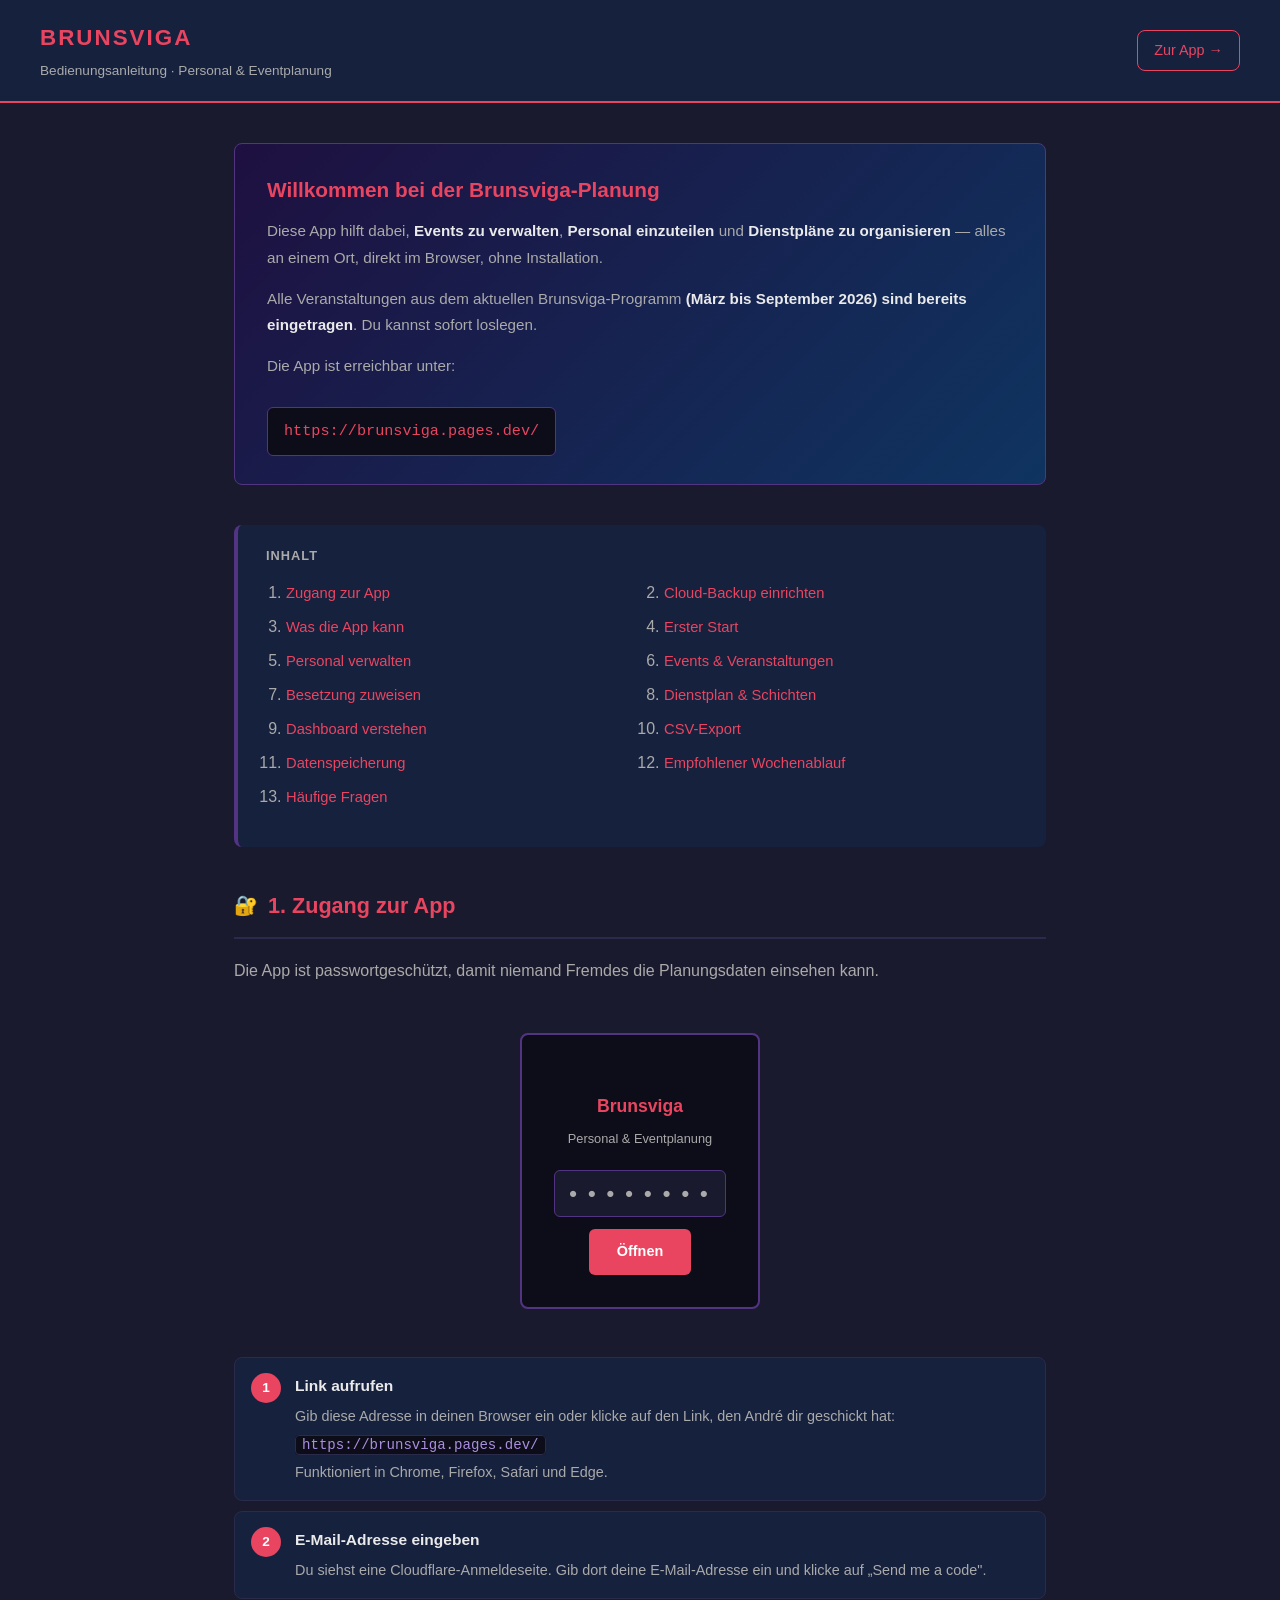
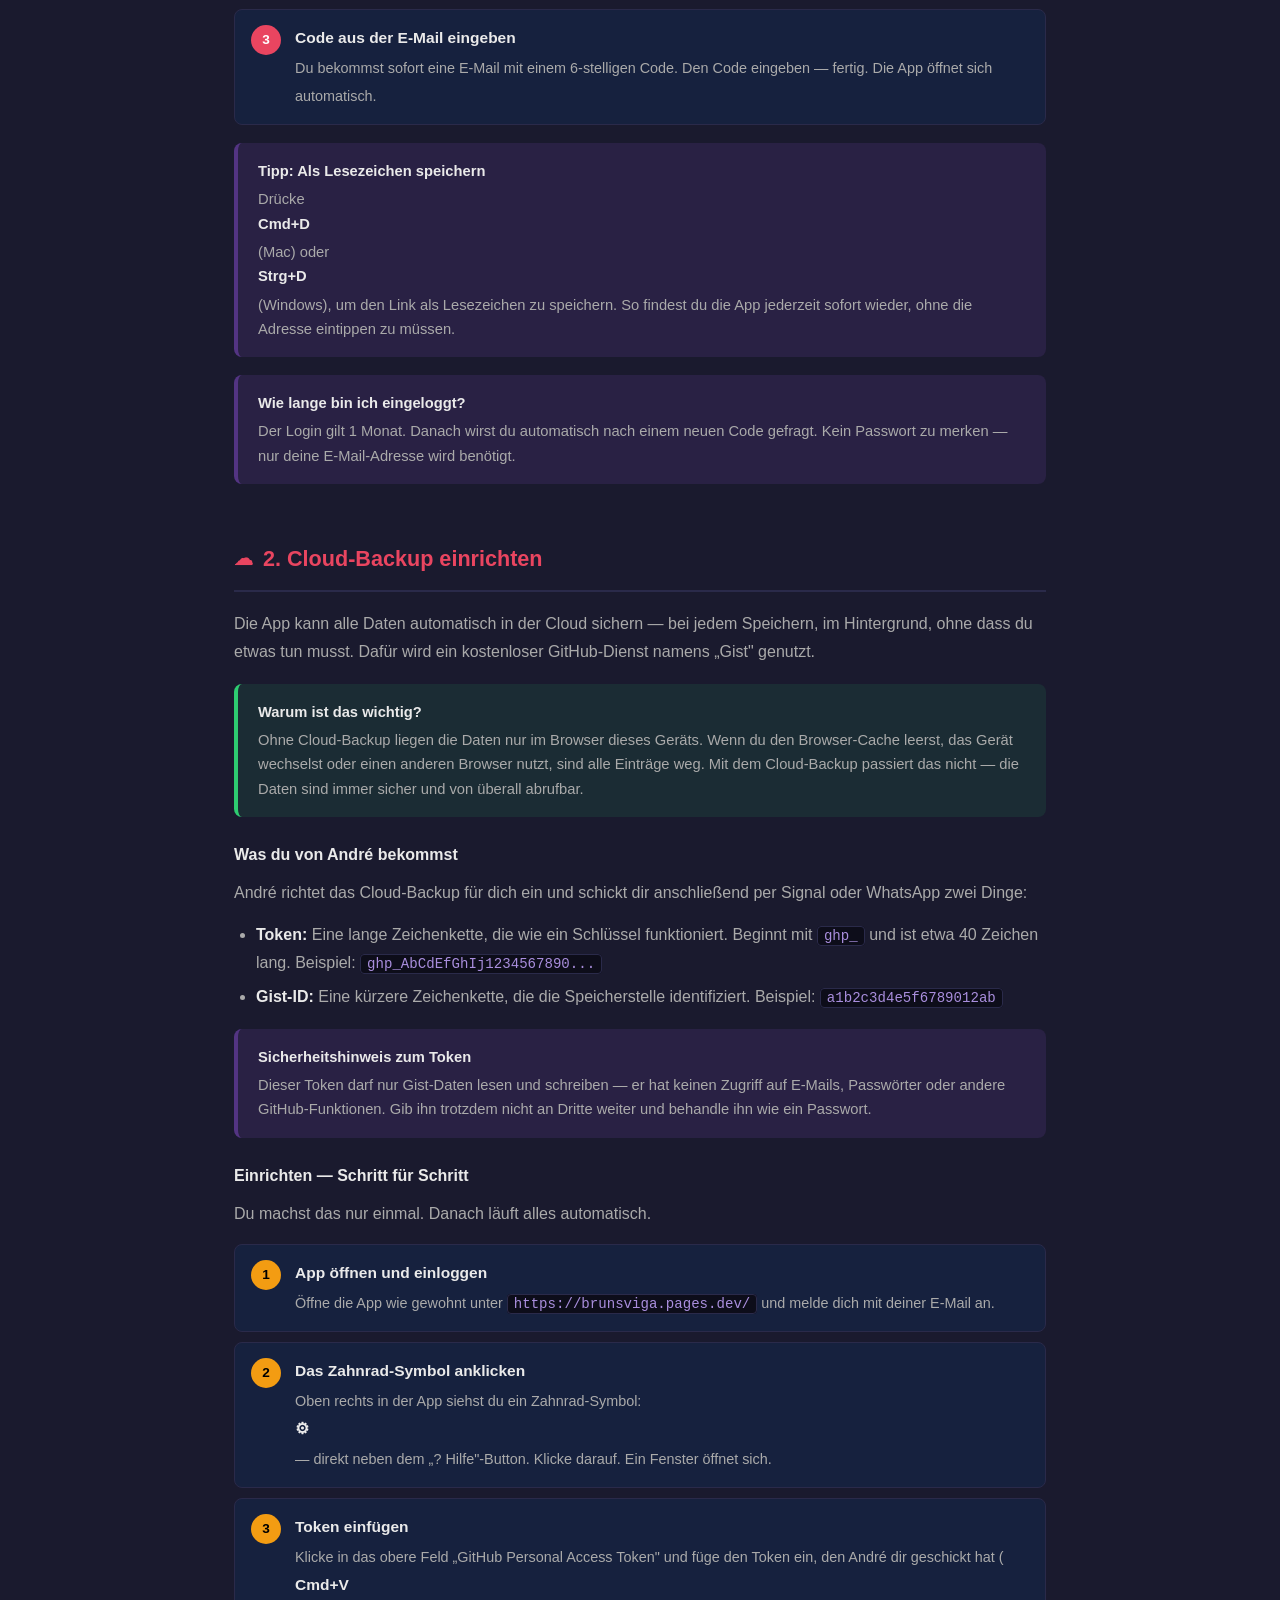
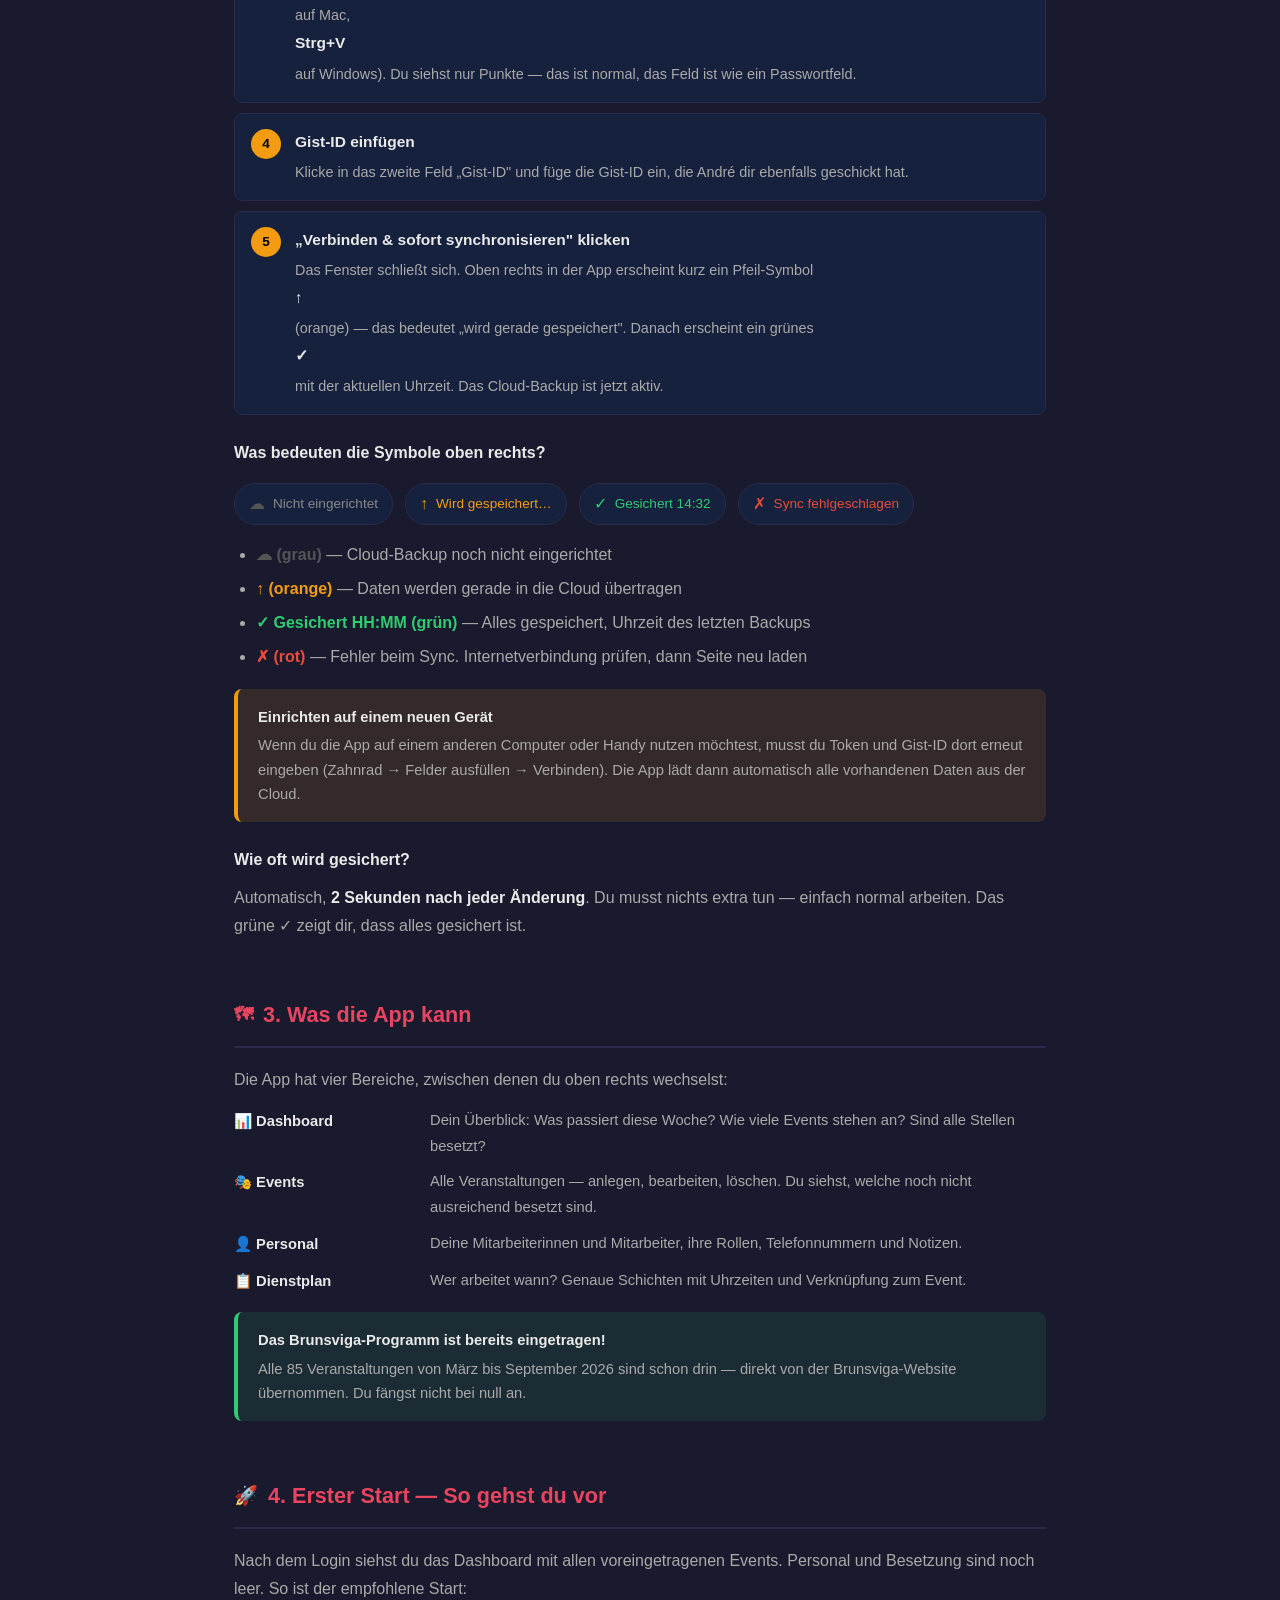
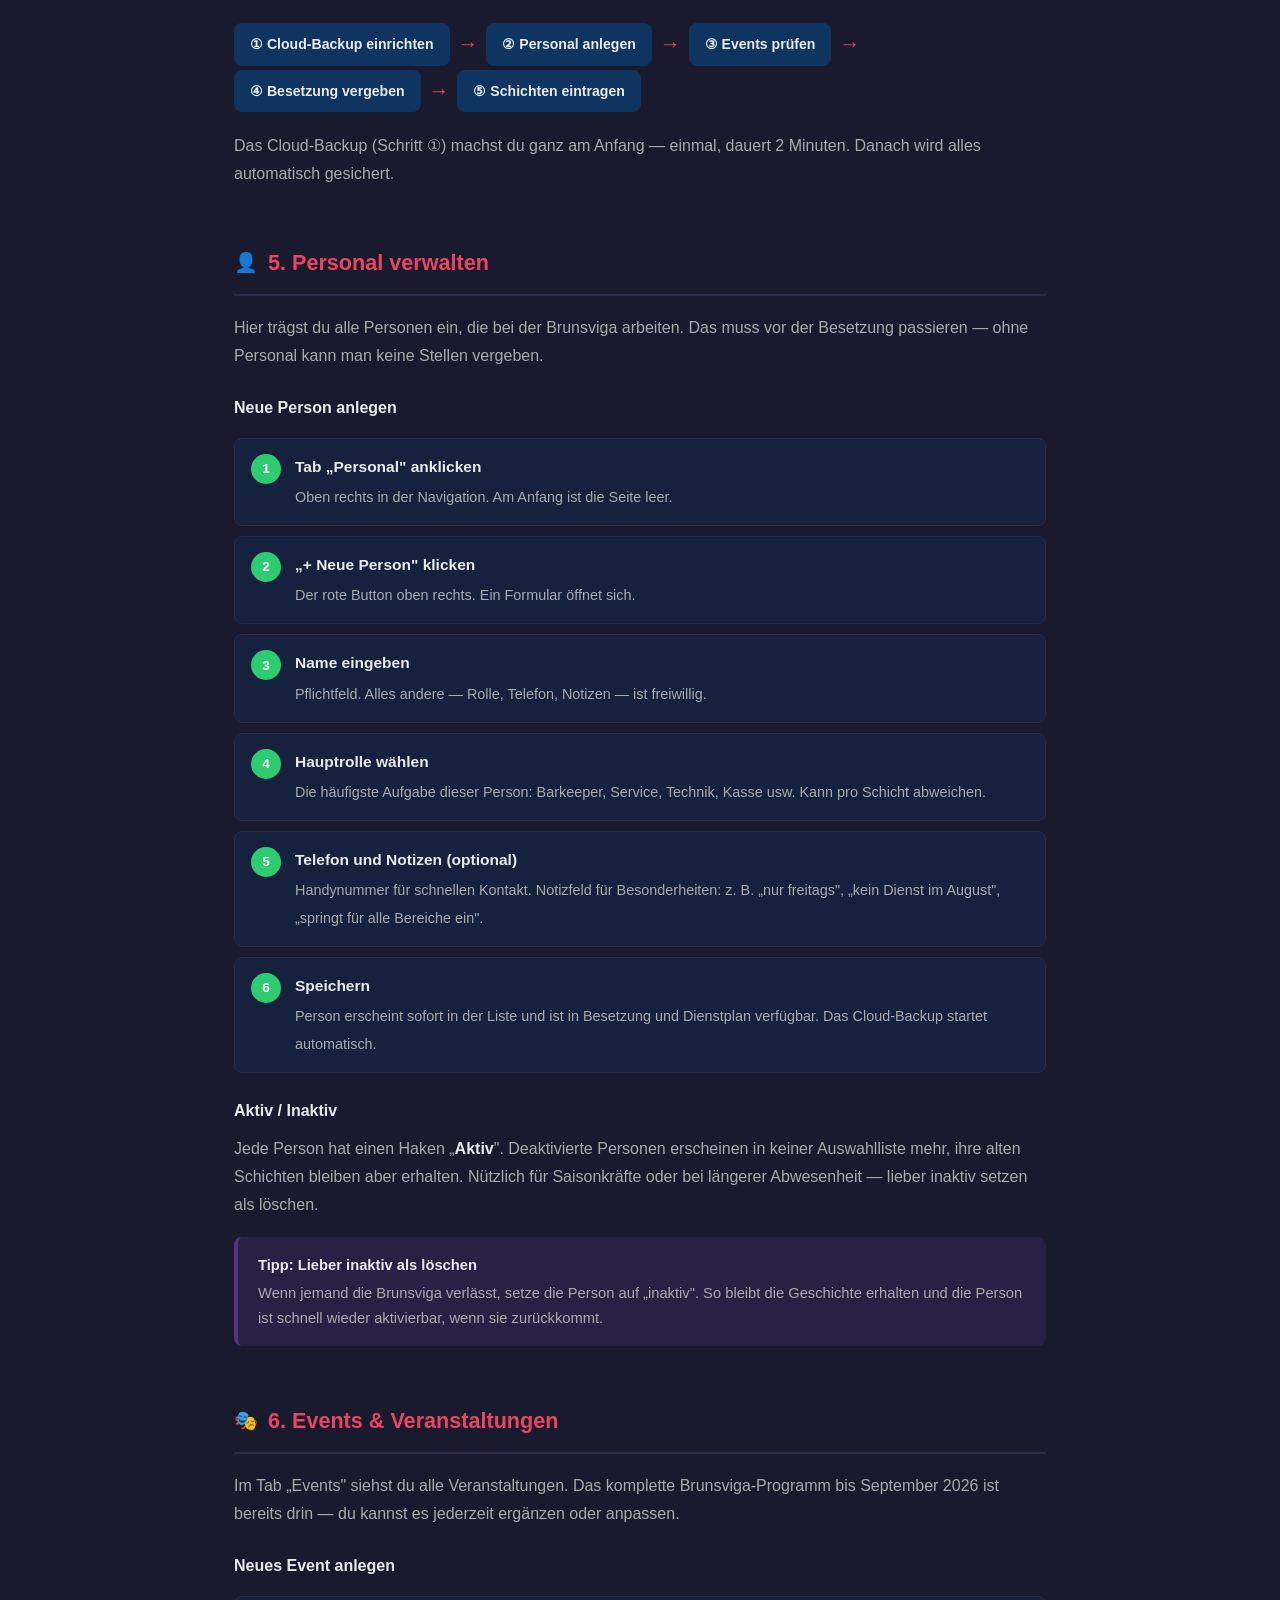
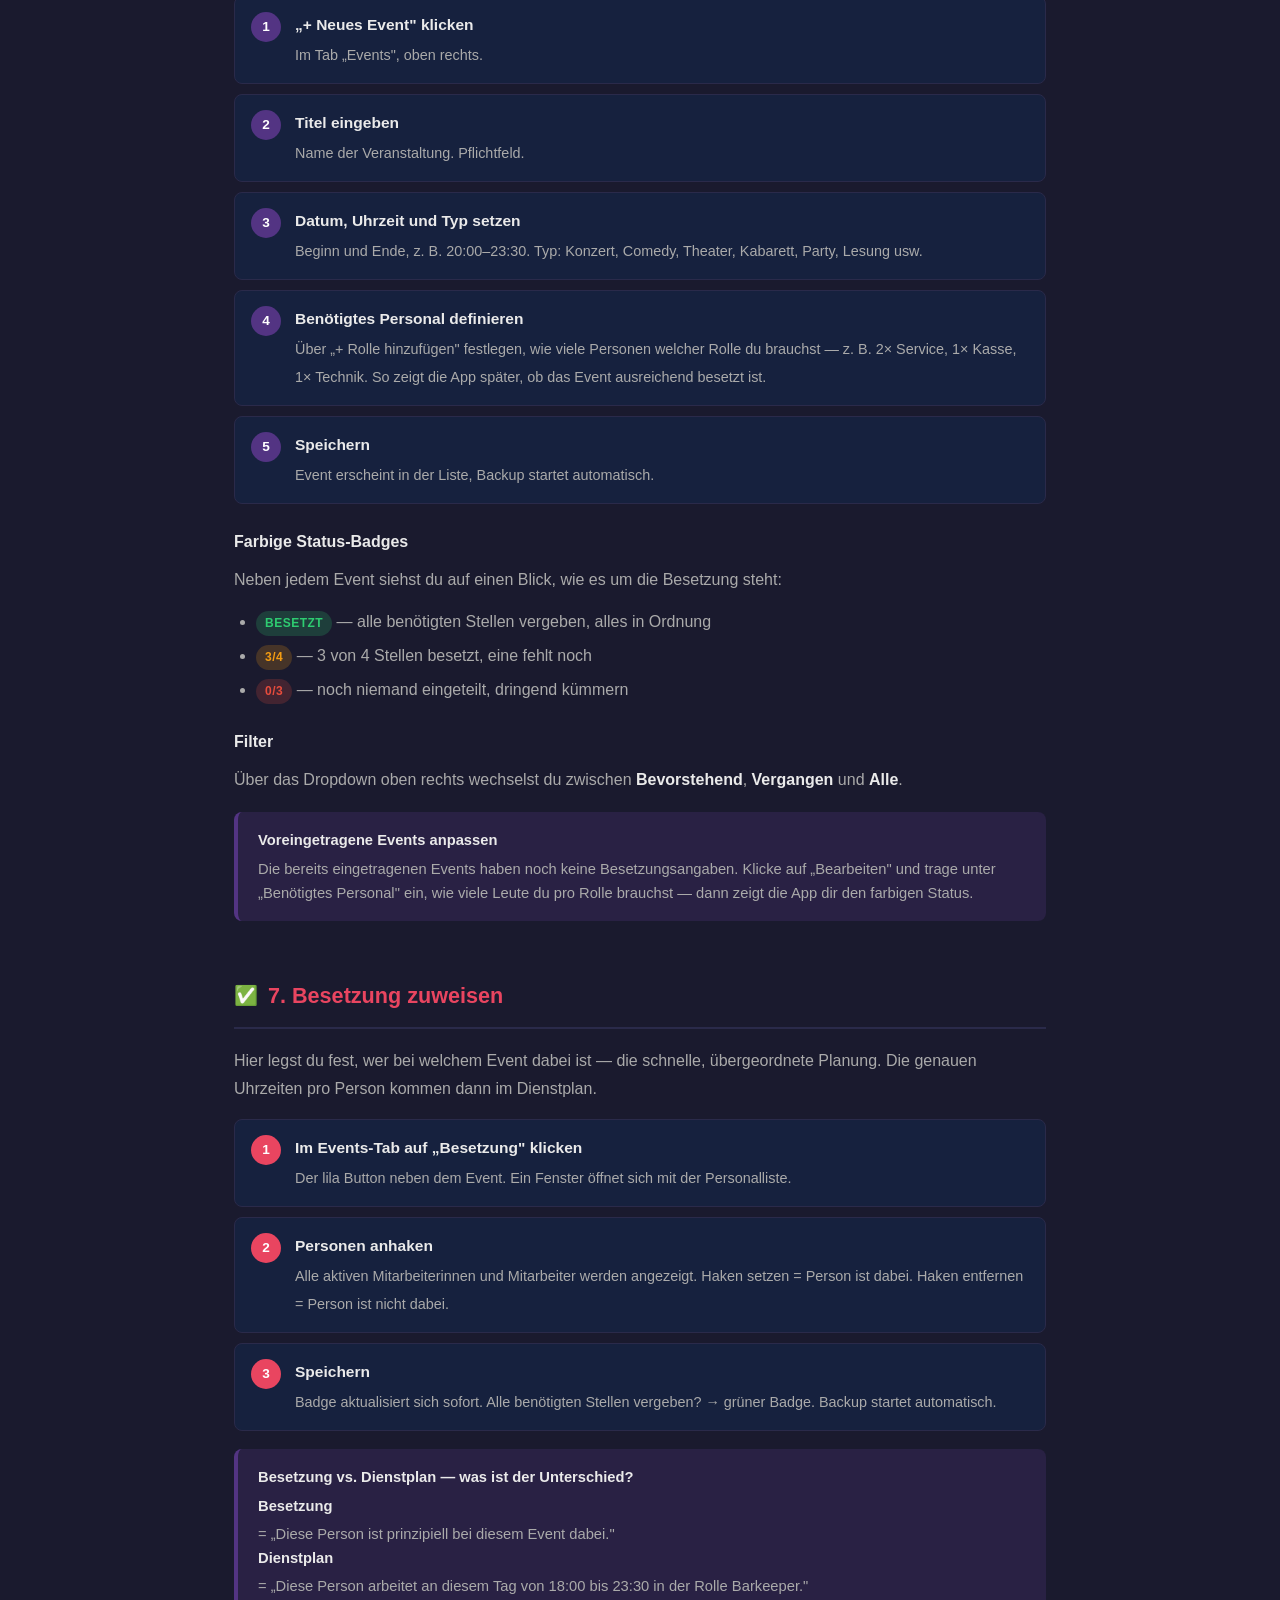
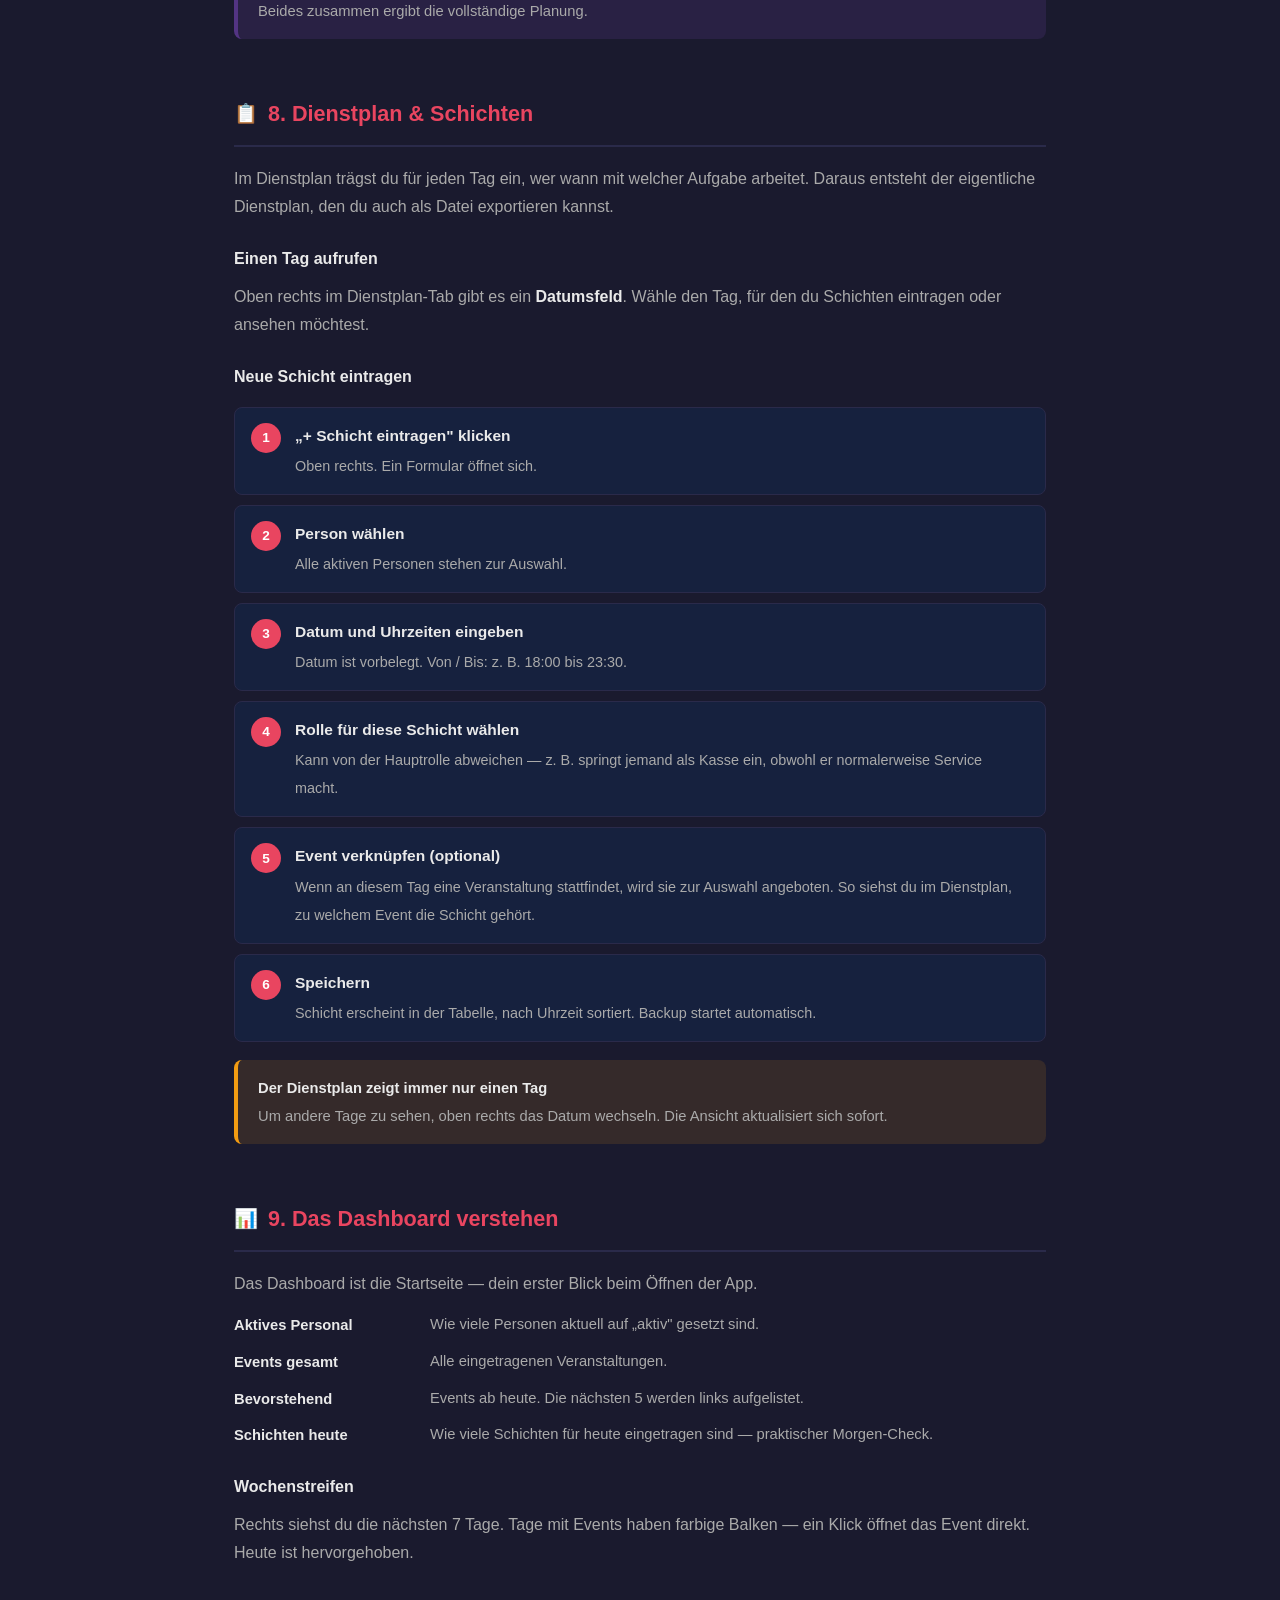
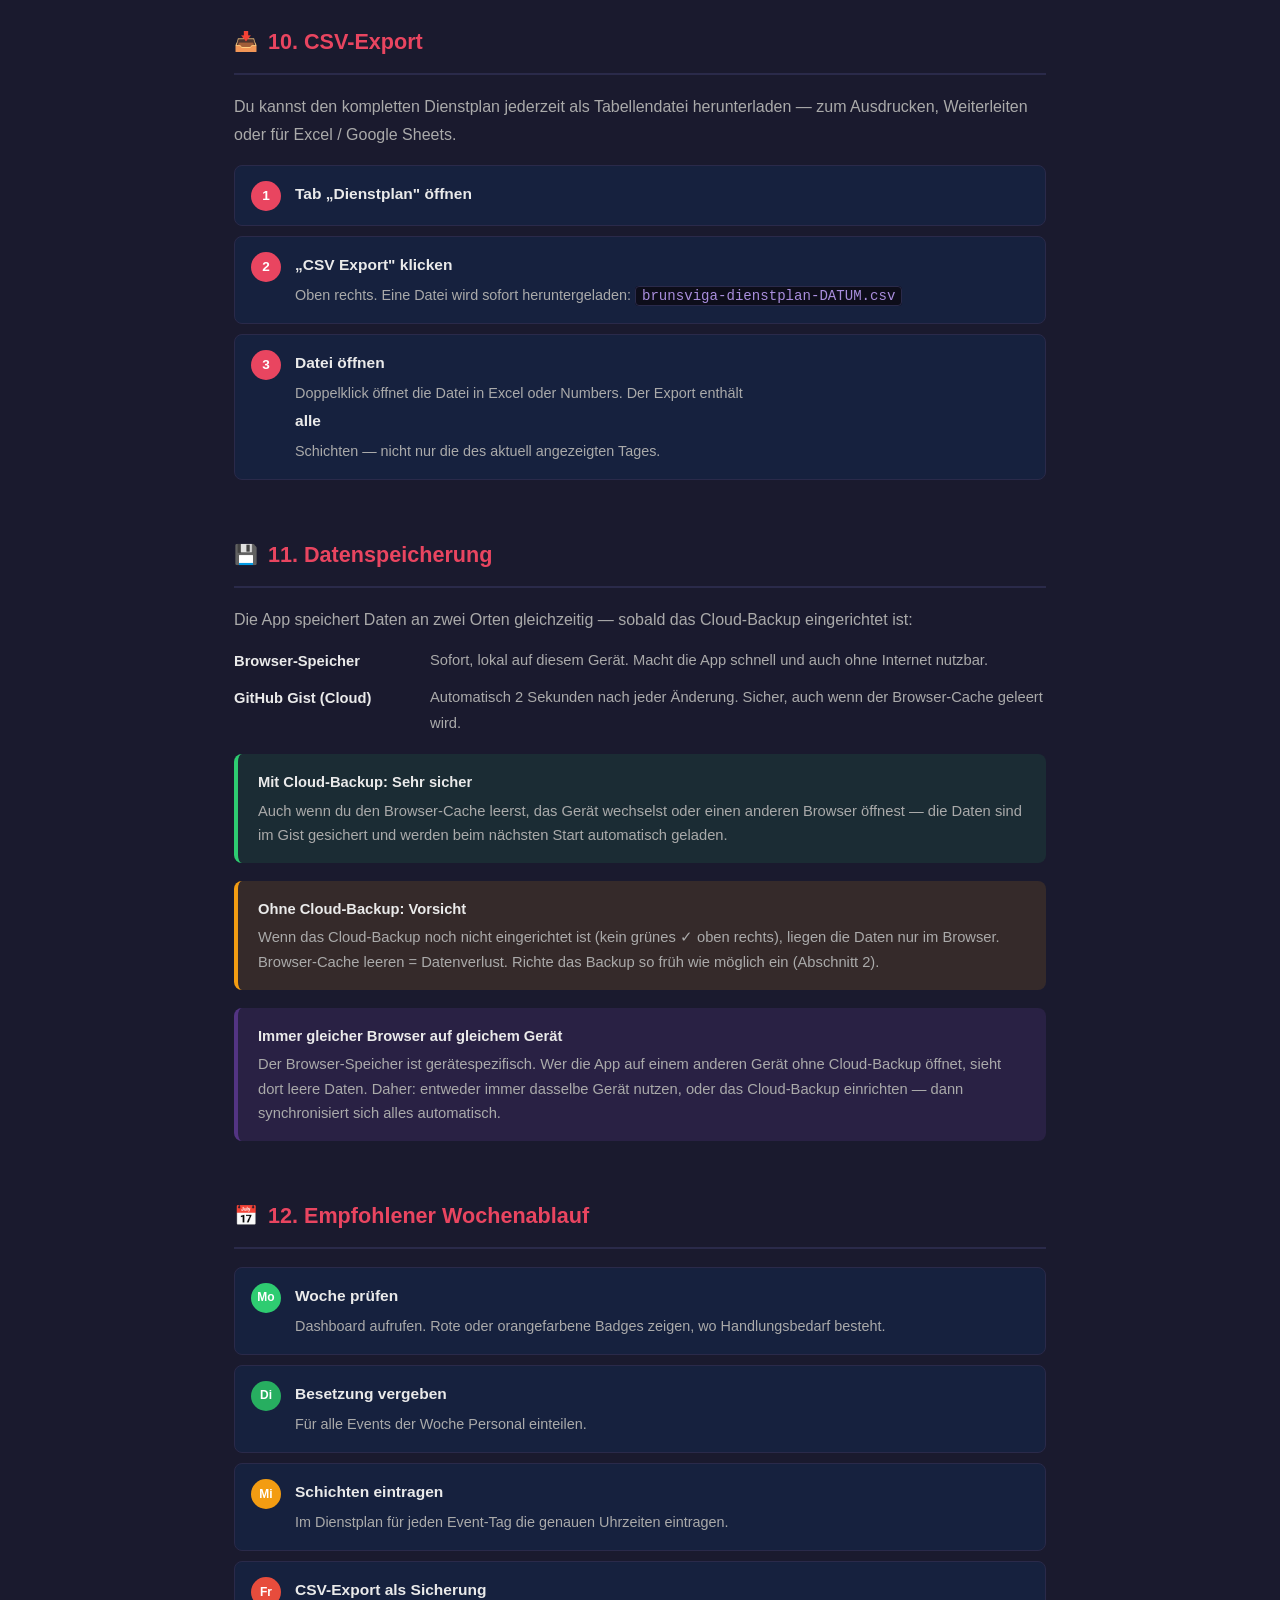
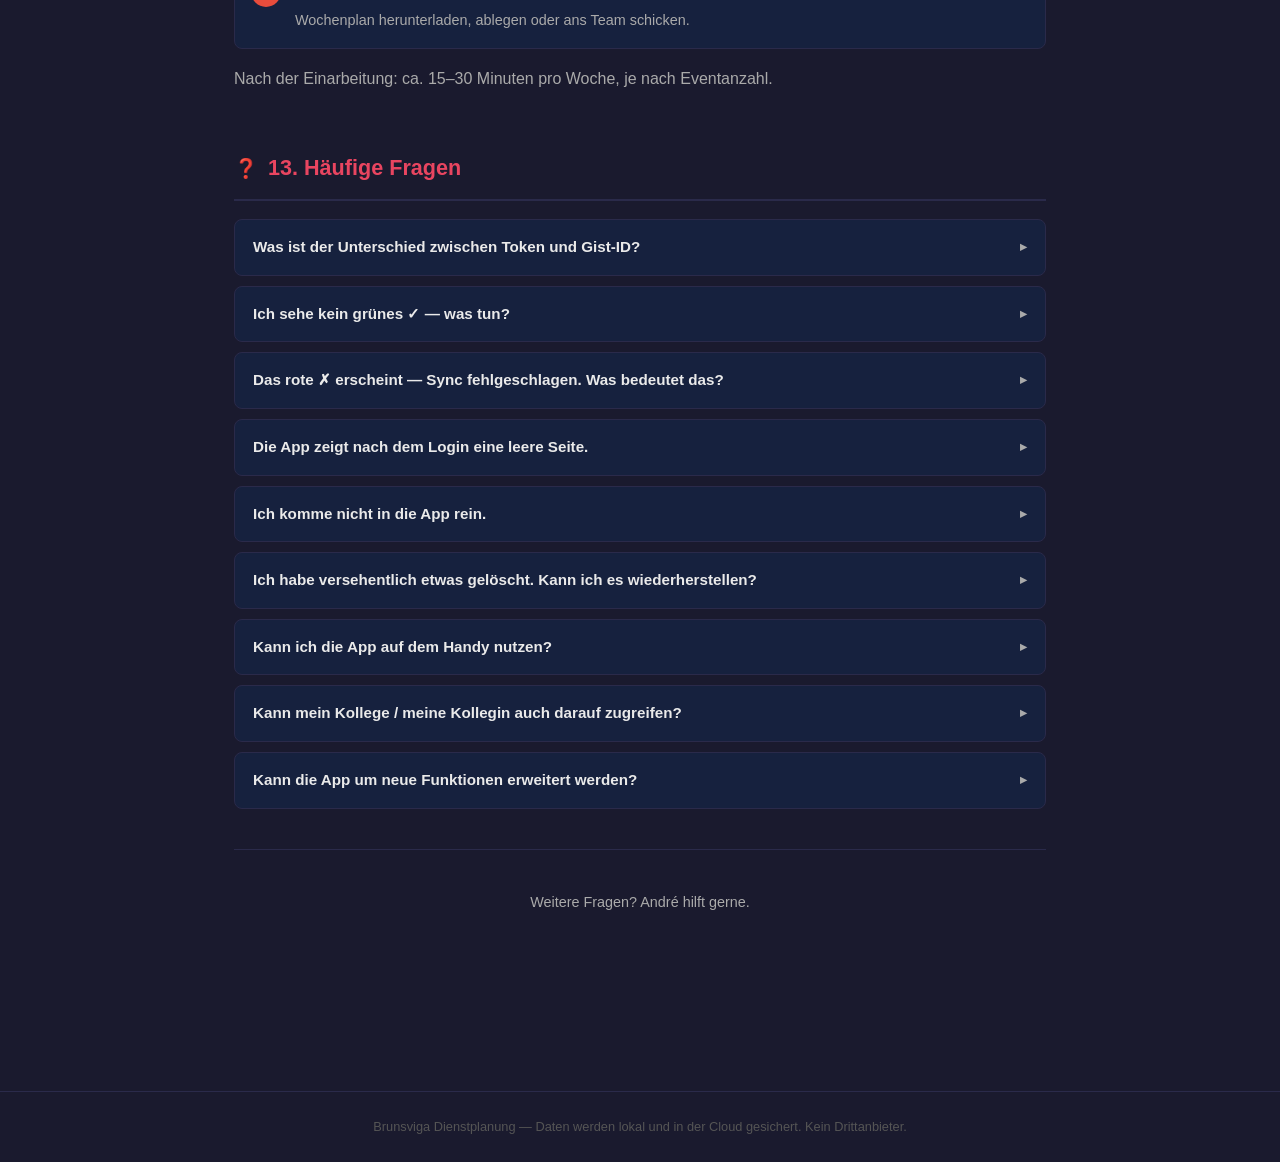
<file: anleitung.html>
<!DOCTYPE html>
<html lang="de">
<head>
  <meta charset="UTF-8" />
  <meta name="viewport" content="width=device-width, initial-scale=1.0" />
  <title>Brunsviga — Bedienungsanleitung</title>
  <style>
    :root {
      --bg: #1a1a2e;
      --surface: #16213e;
      --surface2: #0f3460;
      --accent: #e94560;
      --accent2: #533483;
      --text: #eaeaea;
      --text-muted: #aaa;
      --green: #2ecc71;
      --amber: #f39c12;
      --red: #e74c3c;
      --radius: 8px;
    }
    * { box-sizing: border-box; margin: 0; padding: 0; }
    body {
      font-family: -apple-system, BlinkMacSystemFont, 'Segoe UI', sans-serif;
      background: var(--bg); color: var(--text);
      font-size: 16px; line-height: 1.75;
    }
    header {
      background: var(--surface); border-bottom: 2px solid var(--accent);
      padding: 18px 40px; display: flex; align-items: center;
      justify-content: space-between; flex-wrap: wrap; gap: 12px;
    }
    header h1 { font-size: 1.4rem; color: var(--accent); letter-spacing: 2px; text-transform: uppercase; }
    header .sub { font-size: 0.85rem; color: var(--text-muted); margin-top: 2px; }
    header a {
      color: var(--accent); text-decoration: none; font-size: 0.9rem;
      border: 1px solid var(--accent); padding: 7px 16px; border-radius: var(--radius);
      transition: background 0.15s;
    }
    header a:hover { background: var(--accent); color: #fff; }

    .container { max-width: 860px; margin: 0 auto; padding: 40px 24px 80px; }

    .hero {
      background: linear-gradient(135deg, #1e1040 0%, #0f3460 100%);
      border: 1px solid var(--accent2); border-radius: var(--radius);
      padding: 28px 32px; margin-bottom: 40px;
    }
    .hero h2 { font-size: 1.3rem; color: var(--accent); margin-bottom: 10px; }
    .hero p { color: var(--text-muted); font-size: 0.95rem; }
    .hero p + p { margin-top: 8px; }
    .hero strong { color: var(--text); }
    .hero .url-box {
      background: #0d0d1a; border: 1px solid var(--accent2); border-radius: 6px;
      padding: 10px 16px; font-family: monospace; font-size: 0.95rem;
      color: var(--accent); margin-top: 14px; display: inline-block; word-break: break-all;
    }

    .toc {
      background: var(--surface); border-radius: var(--radius); padding: 20px 28px;
      margin-bottom: 40px; border-left: 4px solid var(--accent2);
    }
    .toc h2 { font-size: 0.8rem; color: var(--text-muted); text-transform: uppercase; letter-spacing: 1px; margin-bottom: 12px; }
    .toc ol { padding-left: 20px; display: grid; grid-template-columns: 1fr 1fr; gap: 4px 24px; }
    .toc li { margin-bottom: 2px; }
    .toc a { color: var(--accent); text-decoration: none; font-size: 0.92rem; }
    .toc a:hover { text-decoration: underline; }

    section { margin-bottom: 56px; scroll-margin-top: 20px; }
    section > h2 {
      font-size: 1.35rem; color: var(--accent); margin-bottom: 18px;
      padding-bottom: 12px; border-bottom: 2px solid #2a2a4a;
      display: flex; align-items: center; gap: 10px;
    }
    section > h2 .icon { font-size: 1.2rem; }
    h3 { font-size: 1rem; color: var(--text); margin: 24px 0 10px; font-weight: 700; }
    p { margin-bottom: 14px; color: var(--text-muted); }
    p strong { color: var(--text); }
    ul, ol { padding-left: 22px; margin-bottom: 14px; color: var(--text-muted); }
    li { margin-bottom: 6px; }
    li strong { color: var(--text); }
    code {
      background: #0d0d1a; border: 1px solid #2a2a4a; border-radius: 4px;
      padding: 1px 6px; font-family: monospace; font-size: 0.88rem; color: #a98edd;
    }

    .steps { display: flex; flex-direction: column; gap: 10px; margin: 16px 0; }
    .step {
      display: flex; gap: 14px; align-items: flex-start;
      background: var(--surface); border-radius: var(--radius);
      padding: 14px 16px; border: 1px solid #2a2a4a;
    }
    .step-num {
      background: var(--accent); color: #fff; font-weight: 700; font-size: 0.85rem;
      width: 30px; height: 30px; border-radius: 50%; display: flex;
      align-items: center; justify-content: center; flex-shrink: 0; margin-top: 1px;
    }
    .step-num.green  { background: var(--green); }
    .step-num.purple { background: var(--accent2); }
    .step-num.amber  { background: var(--amber); color: #000; }
    .step-text { flex: 1; }
    .step-text strong { display: block; color: var(--text); margin-bottom: 3px; font-size: 0.97rem; }
    .step-text span { font-size: 0.9rem; color: var(--text-muted); }

    .box {
      border-radius: var(--radius); padding: 16px 20px; margin: 18px 0;
      font-size: 0.92rem; line-height: 1.65;
    }
    .box.tip    { background: rgba(83,52,131,0.25); border-left: 4px solid var(--accent2); }
    .box.warn   { background: rgba(243,156,18,0.12); border-left: 4px solid var(--amber); }
    .box.ok     { background: rgba(46,204,113,0.1); border-left: 4px solid var(--green); }
    .box.danger { background: rgba(231,76,60,0.1); border-left: 4px solid var(--red); }
    .box strong { color: var(--text); display: block; margin-bottom: 4px; }
    .box p { margin: 0; color: var(--text-muted); }
    .box p + p { margin-top: 6px; }

    .badge {
      display: inline-block; padding: 2px 9px; border-radius: 99px;
      font-size: 0.75rem; font-weight: 700; text-transform: uppercase; letter-spacing: 0.5px;
    }
    .badge-green { background: rgba(46,204,113,0.2); color: var(--green); }
    .badge-amber { background: rgba(243,156,18,0.2); color: var(--amber); }
    .badge-red   { background: rgba(231,76,60,0.2); color: var(--red); }
    .badge-blue  { background: rgba(83,52,131,0.3); color: #a98edd; }

    .sync-row {
      display: flex; gap: 12px; flex-wrap: wrap; margin: 16px 0;
    }
    .sync-pill {
      display: flex; align-items: center; gap: 8px;
      background: var(--surface); border: 1px solid #2a2a4a;
      border-radius: 99px; padding: 6px 14px; font-size: 0.85rem;
    }
    .sync-pill .dot { font-size: 1rem; }

    dl { display: grid; grid-template-columns: 180px 1fr; gap: 10px 16px; margin: 12px 0 18px; }
    dt { font-weight: 700; color: var(--text); font-size: 0.92rem; padding-top: 1px; }
    dd { color: var(--text-muted); font-size: 0.92rem; }

    .flow { display: flex; align-items: center; flex-wrap: wrap; margin: 20px 0; gap: 4px; }
    .flow-box {
      background: var(--surface2); border-radius: var(--radius);
      padding: 9px 16px; font-size: 0.88rem; font-weight: 600;
    }
    .flow-arrow { color: var(--accent); font-size: 1.3rem; padding: 0 4px; }

    .pw-screen {
      background: #0d0d1a; border: 2px solid var(--accent2); border-radius: var(--radius);
      padding: 32px; text-align: center; margin: 20px 0; max-width: 380px;
    }
    .pw-screen h3 { color: var(--accent); font-size: 1.1rem; margin-bottom: 6px; }
    .pw-screen .sub { color: var(--text-muted); font-size: 0.8rem; margin-bottom: 20px; }
    .pw-field {
      background: #1a1a2e; border: 1px solid #533483; border-radius: 6px;
      padding: 10px 14px; color: var(--text-muted); font-size: 0.9rem;
      text-align: left; margin-bottom: 12px; letter-spacing: 3px;
    }
    .pw-btn {
      background: var(--accent); color: #fff; border-radius: 6px;
      padding: 10px 28px; font-weight: 700; font-size: 0.9rem; display: inline-block;
    }

    .faq-item {
      background: var(--surface); border-radius: var(--radius);
      border: 1px solid #2a2a4a; margin-bottom: 10px; overflow: hidden;
    }
    .faq-q {
      padding: 14px 18px; font-weight: 700; font-size: 0.95rem;
      cursor: pointer; display: flex; justify-content: space-between; align-items: center;
    }
    .faq-q:hover { color: var(--accent); }
    .faq-q::after { content: '▸'; color: var(--text-muted); font-size: 0.8rem; }
    .faq-q.open::after { content: '▾'; }
    .faq-a {
      padding: 12px 18px 14px; color: var(--text-muted); font-size: 0.92rem;
      border-top: 1px solid #2a2a4a; display: none;
    }

    hr { border: none; border-top: 1px solid #2a2a4a; margin: 40px 0; }
    footer {
      text-align: center; padding: 24px; color: #555; font-size: 0.8rem;
      border-top: 1px solid #2a2a4a; margin-top: 40px;
    }

    @media (max-width: 600px) {
      .toc ol { grid-template-columns: 1fr; }
      dl { grid-template-columns: 1fr; }
      .flow { flex-direction: column; align-items: flex-start; }
      header { padding: 14px 16px; }
      .container { padding: 24px 16px 60px; }
    }
  </style>
</head>
<body>

<header>
  <div>
    <h1>Brunsviga</h1>
    <div class="sub">Bedienungsanleitung · Personal &amp; Eventplanung</div>
  </div>
  <a href="index.html">Zur App &rarr;</a>
</header>

<div class="container">

  <div class="hero">
    <h2>Willkommen bei der Brunsviga-Planung</h2>
    <p>Diese App hilft dabei, <strong>Events zu verwalten</strong>, <strong>Personal einzuteilen</strong> und <strong>Dienstpläne zu organisieren</strong> — alles an einem Ort, direkt im Browser, ohne Installation.</p>
    <p>Alle Veranstaltungen aus dem aktuellen Brunsviga-Programm <strong>(März bis September 2026) sind bereits eingetragen</strong>. Du kannst sofort loslegen.</p>
    <p>Die App ist erreichbar unter:</p>
    <div class="url-box">https://brunsviga.pages.dev/</div>
  </div>

  <div class="toc">
    <h2>Inhalt</h2>
    <ol>
      <li><a href="#zugang">Zugang zur App</a></li>
      <li><a href="#cloud">Cloud-Backup einrichten</a></li>
      <li><a href="#ueberblick">Was die App kann</a></li>
      <li><a href="#erster-start">Erster Start</a></li>
      <li><a href="#personal">Personal verwalten</a></li>
      <li><a href="#events">Events &amp; Veranstaltungen</a></li>
      <li><a href="#besetzung">Besetzung zuweisen</a></li>
      <li><a href="#dienstplan">Dienstplan &amp; Schichten</a></li>
      <li><a href="#dashboard">Dashboard verstehen</a></li>
      <li><a href="#export">CSV-Export</a></li>
      <li><a href="#daten">Datenspeicherung</a></li>
      <li><a href="#workflow">Empfohlener Wochenablauf</a></li>
      <li><a href="#faq">Häufige Fragen</a></li>
    </ol>
  </div>

  <!-- ══════════════════════════════════════════ -->
  <section id="zugang">
    <h2><span class="icon">🔐</span> 1. Zugang zur App</h2>

    <p>Die App ist passwortgeschützt, damit niemand Fremdes die Planungsdaten einsehen kann.</p>

    <div style="display:flex;justify-content:center;margin:28px 0;">
      <div class="pw-screen">
        <h3>Brunsviga</h3>
        <div class="sub">Personal &amp; Eventplanung</div>
        <div class="pw-field">● ● ● ● ● ● ● ●</div>
        <div class="pw-btn">Öffnen</div>
      </div>
    </div>

    <div class="steps">
      <div class="step">
        <div class="step-num">1</div>
        <div class="step-text">
          <strong>Link aufrufen</strong>
          <span>Gib diese Adresse in deinen Browser ein oder klicke auf den Link, den André dir geschickt hat:<br>
          <code>https://brunsviga.pages.dev/</code><br>
          Funktioniert in Chrome, Firefox, Safari und Edge.</span>
        </div>
      </div>
      <div class="step">
        <div class="step-num">2</div>
        <div class="step-text">
          <strong>E-Mail-Adresse eingeben</strong>
          <span>Du siehst eine Cloudflare-Anmeldeseite. Gib dort deine E-Mail-Adresse ein und klicke auf „Send me a code".</span>
        </div>
      </div>
      <div class="step">
        <div class="step-num">3</div>
        <div class="step-text">
          <strong>Code aus der E-Mail eingeben</strong>
          <span>Du bekommst sofort eine E-Mail mit einem 6-stelligen Code. Den Code eingeben — fertig. Die App öffnet sich automatisch.</span>
        </div>
      </div>
    </div>

    <div class="box tip">
      <strong>Tipp: Als Lesezeichen speichern</strong>
      <p>Drücke <strong>Cmd+D</strong> (Mac) oder <strong>Strg+D</strong> (Windows), um den Link als Lesezeichen zu speichern. So findest du die App jederzeit sofort wieder, ohne die Adresse eintippen zu müssen.</p>
    </div>

    <div class="box tip">
      <strong>Wie lange bin ich eingeloggt?</strong>
      <p>Der Login gilt 1 Monat. Danach wirst du automatisch nach einem neuen Code gefragt. Kein Passwort zu merken — nur deine E-Mail-Adresse wird benötigt.</p>
    </div>
  </section>

  <!-- ══════════════════════════════════════════ -->
  <section id="cloud">
    <h2><span class="icon">☁</span> 2. Cloud-Backup einrichten</h2>

    <p>Die App kann alle Daten automatisch in der Cloud sichern — bei jedem Speichern, im Hintergrund, ohne dass du etwas tun musst. Dafür wird ein kostenloser GitHub-Dienst namens „Gist" genutzt.</p>

    <div class="box ok">
      <strong>Warum ist das wichtig?</strong>
      <p>Ohne Cloud-Backup liegen die Daten nur im Browser dieses Geräts. Wenn du den Browser-Cache leerst, das Gerät wechselst oder einen anderen Browser nutzt, sind alle Einträge weg. Mit dem Cloud-Backup passiert das nicht — die Daten sind immer sicher und von überall abrufbar.</p>
    </div>

    <h3>Was du von André bekommst</h3>
    <p>André richtet das Cloud-Backup für dich ein und schickt dir anschließend per Signal oder WhatsApp zwei Dinge:</p>
    <ul>
      <li><strong>Token:</strong> Eine lange Zeichenkette, die wie ein Schlüssel funktioniert. Beginnt mit <code>ghp_</code> und ist etwa 40 Zeichen lang. Beispiel: <code>ghp_AbCdEfGhIj1234567890...</code></li>
      <li><strong>Gist-ID:</strong> Eine kürzere Zeichenkette, die die Speicherstelle identifiziert. Beispiel: <code>a1b2c3d4e5f6789012ab</code></li>
    </ul>

    <div class="box tip">
      <strong>Sicherheitshinweis zum Token</strong>
      <p>Dieser Token darf nur Gist-Daten lesen und schreiben — er hat keinen Zugriff auf E-Mails, Passwörter oder andere GitHub-Funktionen. Gib ihn trotzdem nicht an Dritte weiter und behandle ihn wie ein Passwort.</p>
    </div>

    <h3>Einrichten — Schritt für Schritt</h3>
    <p>Du machst das nur einmal. Danach läuft alles automatisch.</p>

    <div class="steps">
      <div class="step">
        <div class="step-num amber">1</div>
        <div class="step-text">
          <strong>App öffnen und einloggen</strong>
          <span>Öffne die App wie gewohnt unter <code>https://brunsviga.pages.dev/</code> und melde dich mit deiner E-Mail an.</span>
        </div>
      </div>
      <div class="step">
        <div class="step-num amber">2</div>
        <div class="step-text">
          <strong>Das Zahnrad-Symbol anklicken</strong>
          <span>Oben rechts in der App siehst du ein Zahnrad-Symbol: <strong>⚙</strong> — direkt neben dem „? Hilfe"-Button. Klicke darauf. Ein Fenster öffnet sich.</span>
        </div>
      </div>
      <div class="step">
        <div class="step-num amber">3</div>
        <div class="step-text">
          <strong>Token einfügen</strong>
          <span>Klicke in das obere Feld „GitHub Personal Access Token" und füge den Token ein, den André dir geschickt hat (<strong>Cmd+V</strong> auf Mac, <strong>Strg+V</strong> auf Windows). Du siehst nur Punkte — das ist normal, das Feld ist wie ein Passwortfeld.</span>
        </div>
      </div>
      <div class="step">
        <div class="step-num amber">4</div>
        <div class="step-text">
          <strong>Gist-ID einfügen</strong>
          <span>Klicke in das zweite Feld „Gist-ID" und füge die Gist-ID ein, die André dir ebenfalls geschickt hat.</span>
        </div>
      </div>
      <div class="step">
        <div class="step-num amber">5</div>
        <div class="step-text">
          <strong>„Verbinden &amp; sofort synchronisieren" klicken</strong>
          <span>Das Fenster schließt sich. Oben rechts in der App erscheint kurz ein Pfeil-Symbol <strong>↑</strong> (orange) — das bedeutet „wird gerade gespeichert". Danach erscheint ein grünes <strong>✓</strong> mit der aktuellen Uhrzeit. Das Cloud-Backup ist jetzt aktiv.</span>
        </div>
      </div>
    </div>

    <h3>Was bedeuten die Symbole oben rechts?</h3>

    <div class="sync-row">
      <div class="sync-pill"><span class="dot" style="color:#555">☁</span> <span style="color:#888">Nicht eingerichtet</span></div>
      <div class="sync-pill"><span class="dot" style="color:#f39c12">↑</span> <span style="color:#f39c12">Wird gespeichert…</span></div>
      <div class="sync-pill"><span class="dot" style="color:#2ecc71">✓</span> <span style="color:#2ecc71">Gesichert 14:32</span></div>
      <div class="sync-pill"><span class="dot" style="color:#e74c3c">✗</span> <span style="color:#e74c3c">Sync fehlgeschlagen</span></div>
    </div>

    <ul>
      <li><strong style="color:#555">☁ (grau)</strong> — Cloud-Backup noch nicht eingerichtet</li>
      <li><strong style="color:#f39c12">↑ (orange)</strong> — Daten werden gerade in die Cloud übertragen</li>
      <li><strong style="color:#2ecc71">✓ Gesichert HH:MM (grün)</strong> — Alles gespeichert, Uhrzeit des letzten Backups</li>
      <li><strong style="color:#e74c3c">✗ (rot)</strong> — Fehler beim Sync. Internetverbindung prüfen, dann Seite neu laden</li>
    </ul>

    <div class="box warn">
      <strong>Einrichten auf einem neuen Gerät</strong>
      <p>Wenn du die App auf einem anderen Computer oder Handy nutzen möchtest, musst du Token und Gist-ID dort erneut eingeben (Zahnrad → Felder ausfüllen → Verbinden). Die App lädt dann automatisch alle vorhandenen Daten aus der Cloud.</p>
    </div>

    <h3>Wie oft wird gesichert?</h3>
    <p>Automatisch, <strong>2 Sekunden nach jeder Änderung</strong>. Du musst nichts extra tun — einfach normal arbeiten. Das grüne ✓ zeigt dir, dass alles gesichert ist.</p>
  </section>

  <!-- ══════════════════════════════════════════ -->
  <section id="ueberblick">
    <h2><span class="icon">🗺</span> 3. Was die App kann</h2>

    <p>Die App hat vier Bereiche, zwischen denen du oben rechts wechselst:</p>

    <dl>
      <dt>📊 Dashboard</dt>
      <dd>Dein Überblick: Was passiert diese Woche? Wie viele Events stehen an? Sind alle Stellen besetzt?</dd>
      <dt>🎭 Events</dt>
      <dd>Alle Veranstaltungen — anlegen, bearbeiten, löschen. Du siehst, welche noch nicht ausreichend besetzt sind.</dd>
      <dt>👤 Personal</dt>
      <dd>Deine Mitarbeiterinnen und Mitarbeiter, ihre Rollen, Telefonnummern und Notizen.</dd>
      <dt>📋 Dienstplan</dt>
      <dd>Wer arbeitet wann? Genaue Schichten mit Uhrzeiten und Verknüpfung zum Event.</dd>
    </dl>

    <div class="box ok">
      <strong>Das Brunsviga-Programm ist bereits eingetragen!</strong>
      <p>Alle 85 Veranstaltungen von März bis September 2026 sind schon drin — direkt von der Brunsviga-Website übernommen. Du fängst nicht bei null an.</p>
    </div>
  </section>

  <!-- ══════════════════════════════════════════ -->
  <section id="erster-start">
    <h2><span class="icon">🚀</span> 4. Erster Start — So gehst du vor</h2>

    <p>Nach dem Login siehst du das Dashboard mit allen voreingetragenen Events. Personal und Besetzung sind noch leer. So ist der empfohlene Start:</p>

    <div class="flow">
      <div class="flow-box">① Cloud-Backup einrichten</div>
      <div class="flow-arrow">→</div>
      <div class="flow-box">② Personal anlegen</div>
      <div class="flow-arrow">→</div>
      <div class="flow-box">③ Events prüfen</div>
      <div class="flow-arrow">→</div>
      <div class="flow-box">④ Besetzung vergeben</div>
      <div class="flow-arrow">→</div>
      <div class="flow-box">⑤ Schichten eintragen</div>
    </div>

    <p>Das Cloud-Backup (Schritt ①) machst du ganz am Anfang — einmal, dauert 2 Minuten. Danach wird alles automatisch gesichert.</p>
  </section>

  <!-- ══════════════════════════════════════════ -->
  <section id="personal">
    <h2><span class="icon">👤</span> 5. Personal verwalten</h2>

    <p>Hier trägst du alle Personen ein, die bei der Brunsviga arbeiten. Das muss vor der Besetzung passieren — ohne Personal kann man keine Stellen vergeben.</p>

    <h3>Neue Person anlegen</h3>
    <div class="steps">
      <div class="step">
        <div class="step-num green">1</div>
        <div class="step-text">
          <strong>Tab „Personal" anklicken</strong>
          <span>Oben rechts in der Navigation. Am Anfang ist die Seite leer.</span>
        </div>
      </div>
      <div class="step">
        <div class="step-num green">2</div>
        <div class="step-text">
          <strong>„+ Neue Person" klicken</strong>
          <span>Der rote Button oben rechts. Ein Formular öffnet sich.</span>
        </div>
      </div>
      <div class="step">
        <div class="step-num green">3</div>
        <div class="step-text">
          <strong>Name eingeben</strong>
          <span>Pflichtfeld. Alles andere — Rolle, Telefon, Notizen — ist freiwillig.</span>
        </div>
      </div>
      <div class="step">
        <div class="step-num green">4</div>
        <div class="step-text">
          <strong>Hauptrolle wählen</strong>
          <span>Die häufigste Aufgabe dieser Person: Barkeeper, Service, Technik, Kasse usw. Kann pro Schicht abweichen.</span>
        </div>
      </div>
      <div class="step">
        <div class="step-num green">5</div>
        <div class="step-text">
          <strong>Telefon und Notizen (optional)</strong>
          <span>Handynummer für schnellen Kontakt. Notizfeld für Besonderheiten: z. B. „nur freitags", „kein Dienst im August", „springt für alle Bereiche ein".</span>
        </div>
      </div>
      <div class="step">
        <div class="step-num green">6</div>
        <div class="step-text">
          <strong>Speichern</strong>
          <span>Person erscheint sofort in der Liste und ist in Besetzung und Dienstplan verfügbar. Das Cloud-Backup startet automatisch.</span>
        </div>
      </div>
    </div>

    <h3>Aktiv / Inaktiv</h3>
    <p>Jede Person hat einen Haken „<strong>Aktiv</strong>". Deaktivierte Personen erscheinen in keiner Auswahlliste mehr, ihre alten Schichten bleiben aber erhalten. Nützlich für Saisonkräfte oder bei längerer Abwesenheit — lieber inaktiv setzen als löschen.</p>

    <div class="box tip">
      <strong>Tipp: Lieber inaktiv als löschen</strong>
      <p>Wenn jemand die Brunsviga verlässt, setze die Person auf „inaktiv". So bleibt die Geschichte erhalten und die Person ist schnell wieder aktivierbar, wenn sie zurückkommt.</p>
    </div>
  </section>

  <!-- ══════════════════════════════════════════ -->
  <section id="events">
    <h2><span class="icon">🎭</span> 6. Events &amp; Veranstaltungen</h2>

    <p>Im Tab „Events" siehst du alle Veranstaltungen. Das komplette Brunsviga-Programm bis September 2026 ist bereits drin — du kannst es jederzeit ergänzen oder anpassen.</p>

    <h3>Neues Event anlegen</h3>
    <div class="steps">
      <div class="step">
        <div class="step-num purple">1</div>
        <div class="step-text">
          <strong>„+ Neues Event" klicken</strong>
          <span>Im Tab „Events", oben rechts.</span>
        </div>
      </div>
      <div class="step">
        <div class="step-num purple">2</div>
        <div class="step-text">
          <strong>Titel eingeben</strong>
          <span>Name der Veranstaltung. Pflichtfeld.</span>
        </div>
      </div>
      <div class="step">
        <div class="step-num purple">3</div>
        <div class="step-text">
          <strong>Datum, Uhrzeit und Typ setzen</strong>
          <span>Beginn und Ende, z. B. 20:00–23:30. Typ: Konzert, Comedy, Theater, Kabarett, Party, Lesung usw.</span>
        </div>
      </div>
      <div class="step">
        <div class="step-num purple">4</div>
        <div class="step-text">
          <strong>Benötigtes Personal definieren</strong>
          <span>Über „+ Rolle hinzufügen" festlegen, wie viele Personen welcher Rolle du brauchst — z. B. 2× Service, 1× Kasse, 1× Technik. So zeigt die App später, ob das Event ausreichend besetzt ist.</span>
        </div>
      </div>
      <div class="step">
        <div class="step-num purple">5</div>
        <div class="step-text">
          <strong>Speichern</strong>
          <span>Event erscheint in der Liste, Backup startet automatisch.</span>
        </div>
      </div>
    </div>

    <h3>Farbige Status-Badges</h3>
    <p>Neben jedem Event siehst du auf einen Blick, wie es um die Besetzung steht:</p>
    <ul>
      <li><span class="badge badge-green">Besetzt</span> — alle benötigten Stellen vergeben, alles in Ordnung</li>
      <li><span class="badge badge-amber">3/4</span> — 3 von 4 Stellen besetzt, eine fehlt noch</li>
      <li><span class="badge badge-red">0/3</span> — noch niemand eingeteilt, dringend kümmern</li>
    </ul>

    <h3>Filter</h3>
    <p>Über das Dropdown oben rechts wechselst du zwischen <strong>Bevorstehend</strong>, <strong>Vergangen</strong> und <strong>Alle</strong>.</p>

    <div class="box tip">
      <strong>Voreingetragene Events anpassen</strong>
      <p>Die bereits eingetragenen Events haben noch keine Besetzungsangaben. Klicke auf „Bearbeiten" und trage unter „Benötigtes Personal" ein, wie viele Leute du pro Rolle brauchst — dann zeigt die App dir den farbigen Status.</p>
    </div>
  </section>

  <!-- ══════════════════════════════════════════ -->
  <section id="besetzung">
    <h2><span class="icon">✅</span> 7. Besetzung zuweisen</h2>

    <p>Hier legst du fest, wer bei welchem Event dabei ist — die schnelle, übergeordnete Planung. Die genauen Uhrzeiten pro Person kommen dann im Dienstplan.</p>

    <div class="steps">
      <div class="step">
        <div class="step-num">1</div>
        <div class="step-text">
          <strong>Im Events-Tab auf „Besetzung" klicken</strong>
          <span>Der lila Button neben dem Event. Ein Fenster öffnet sich mit der Personalliste.</span>
        </div>
      </div>
      <div class="step">
        <div class="step-num">2</div>
        <div class="step-text">
          <strong>Personen anhaken</strong>
          <span>Alle aktiven Mitarbeiterinnen und Mitarbeiter werden angezeigt. Haken setzen = Person ist dabei. Haken entfernen = Person ist nicht dabei.</span>
        </div>
      </div>
      <div class="step">
        <div class="step-num">3</div>
        <div class="step-text">
          <strong>Speichern</strong>
          <span>Badge aktualisiert sich sofort. Alle benötigten Stellen vergeben? → grüner Badge. Backup startet automatisch.</span>
        </div>
      </div>
    </div>

    <div class="box tip">
      <strong>Besetzung vs. Dienstplan — was ist der Unterschied?</strong>
      <p><strong>Besetzung</strong> = „Diese Person ist prinzipiell bei diesem Event dabei."<br>
      <strong>Dienstplan</strong> = „Diese Person arbeitet an diesem Tag von 18:00 bis 23:30 in der Rolle Barkeeper."<br>
      Beides zusammen ergibt die vollständige Planung.</p>
    </div>
  </section>

  <!-- ══════════════════════════════════════════ -->
  <section id="dienstplan">
    <h2><span class="icon">📋</span> 8. Dienstplan &amp; Schichten</h2>

    <p>Im Dienstplan trägst du für jeden Tag ein, wer wann mit welcher Aufgabe arbeitet. Daraus entsteht der eigentliche Dienstplan, den du auch als Datei exportieren kannst.</p>

    <h3>Einen Tag aufrufen</h3>
    <p>Oben rechts im Dienstplan-Tab gibt es ein <strong>Datumsfeld</strong>. Wähle den Tag, für den du Schichten eintragen oder ansehen möchtest.</p>

    <h3>Neue Schicht eintragen</h3>
    <div class="steps">
      <div class="step">
        <div class="step-num">1</div>
        <div class="step-text">
          <strong>„+ Schicht eintragen" klicken</strong>
          <span>Oben rechts. Ein Formular öffnet sich.</span>
        </div>
      </div>
      <div class="step">
        <div class="step-num">2</div>
        <div class="step-text">
          <strong>Person wählen</strong>
          <span>Alle aktiven Personen stehen zur Auswahl.</span>
        </div>
      </div>
      <div class="step">
        <div class="step-num">3</div>
        <div class="step-text">
          <strong>Datum und Uhrzeiten eingeben</strong>
          <span>Datum ist vorbelegt. Von / Bis: z. B. 18:00 bis 23:30.</span>
        </div>
      </div>
      <div class="step">
        <div class="step-num">4</div>
        <div class="step-text">
          <strong>Rolle für diese Schicht wählen</strong>
          <span>Kann von der Hauptrolle abweichen — z. B. springt jemand als Kasse ein, obwohl er normalerweise Service macht.</span>
        </div>
      </div>
      <div class="step">
        <div class="step-num">5</div>
        <div class="step-text">
          <strong>Event verknüpfen (optional)</strong>
          <span>Wenn an diesem Tag eine Veranstaltung stattfindet, wird sie zur Auswahl angeboten. So siehst du im Dienstplan, zu welchem Event die Schicht gehört.</span>
        </div>
      </div>
      <div class="step">
        <div class="step-num">6</div>
        <div class="step-text">
          <strong>Speichern</strong>
          <span>Schicht erscheint in der Tabelle, nach Uhrzeit sortiert. Backup startet automatisch.</span>
        </div>
      </div>
    </div>

    <div class="box warn">
      <strong>Der Dienstplan zeigt immer nur einen Tag</strong>
      <p>Um andere Tage zu sehen, oben rechts das Datum wechseln. Die Ansicht aktualisiert sich sofort.</p>
    </div>
  </section>

  <!-- ══════════════════════════════════════════ -->
  <section id="dashboard">
    <h2><span class="icon">📊</span> 9. Das Dashboard verstehen</h2>

    <p>Das Dashboard ist die Startseite — dein erster Blick beim Öffnen der App.</p>

    <dl>
      <dt>Aktives Personal</dt>
      <dd>Wie viele Personen aktuell auf „aktiv" gesetzt sind.</dd>
      <dt>Events gesamt</dt>
      <dd>Alle eingetragenen Veranstaltungen.</dd>
      <dt>Bevorstehend</dt>
      <dd>Events ab heute. Die nächsten 5 werden links aufgelistet.</dd>
      <dt>Schichten heute</dt>
      <dd>Wie viele Schichten für heute eingetragen sind — praktischer Morgen-Check.</dd>
    </dl>

    <h3>Wochenstreifen</h3>
    <p>Rechts siehst du die nächsten 7 Tage. Tage mit Events haben farbige Balken — ein Klick öffnet das Event direkt. Heute ist hervorgehoben.</p>
  </section>

  <!-- ══════════════════════════════════════════ -->
  <section id="export">
    <h2><span class="icon">📥</span> 10. CSV-Export</h2>

    <p>Du kannst den kompletten Dienstplan jederzeit als Tabellendatei herunterladen — zum Ausdrucken, Weiterleiten oder für Excel / Google Sheets.</p>

    <div class="steps">
      <div class="step">
        <div class="step-num">1</div>
        <div class="step-text">
          <strong>Tab „Dienstplan" öffnen</strong>
          <span></span>
        </div>
      </div>
      <div class="step">
        <div class="step-num">2</div>
        <div class="step-text">
          <strong>„CSV Export" klicken</strong>
          <span>Oben rechts. Eine Datei wird sofort heruntergeladen: <code>brunsviga-dienstplan-DATUM.csv</code></span>
        </div>
      </div>
      <div class="step">
        <div class="step-num">3</div>
        <div class="step-text">
          <strong>Datei öffnen</strong>
          <span>Doppelklick öffnet die Datei in Excel oder Numbers. Der Export enthält <strong>alle</strong> Schichten — nicht nur die des aktuell angezeigten Tages.</span>
        </div>
      </div>
    </div>
  </section>

  <!-- ══════════════════════════════════════════ -->
  <section id="daten">
    <h2><span class="icon">💾</span> 11. Datenspeicherung</h2>

    <p>Die App speichert Daten an zwei Orten gleichzeitig — sobald das Cloud-Backup eingerichtet ist:</p>

    <dl>
      <dt>Browser-Speicher</dt>
      <dd>Sofort, lokal auf diesem Gerät. Macht die App schnell und auch ohne Internet nutzbar.</dd>
      <dt>GitHub Gist (Cloud)</dt>
      <dd>Automatisch 2 Sekunden nach jeder Änderung. Sicher, auch wenn der Browser-Cache geleert wird.</dd>
    </dl>

    <div class="box ok">
      <strong>Mit Cloud-Backup: Sehr sicher</strong>
      <p>Auch wenn du den Browser-Cache leerst, das Gerät wechselst oder einen anderen Browser öffnest — die Daten sind im Gist gesichert und werden beim nächsten Start automatisch geladen.</p>
    </div>

    <div class="box warn">
      <strong>Ohne Cloud-Backup: Vorsicht</strong>
      <p>Wenn das Cloud-Backup noch nicht eingerichtet ist (kein grünes ✓ oben rechts), liegen die Daten nur im Browser. Browser-Cache leeren = Datenverlust. Richte das Backup so früh wie möglich ein (Abschnitt 2).</p>
    </div>

    <div class="box tip">
      <strong>Immer gleicher Browser auf gleichem Gerät</strong>
      <p>Der Browser-Speicher ist gerätespezifisch. Wer die App auf einem anderen Gerät ohne Cloud-Backup öffnet, sieht dort leere Daten. Daher: entweder immer dasselbe Gerät nutzen, oder das Cloud-Backup einrichten — dann synchronisiert sich alles automatisch.</p>
    </div>
  </section>

  <!-- ══════════════════════════════════════════ -->
  <section id="workflow">
    <h2><span class="icon">📅</span> 12. Empfohlener Wochenablauf</h2>

    <div class="steps">
      <div class="step">
        <div class="step-num" style="background:#2ecc71;font-size:0.75rem">Mo</div>
        <div class="step-text">
          <strong>Woche prüfen</strong>
          <span>Dashboard aufrufen. Rote oder orangefarbene Badges zeigen, wo Handlungsbedarf besteht.</span>
        </div>
      </div>
      <div class="step">
        <div class="step-num" style="background:#27ae60;font-size:0.75rem">Di</div>
        <div class="step-text">
          <strong>Besetzung vergeben</strong>
          <span>Für alle Events der Woche Personal einteilen.</span>
        </div>
      </div>
      <div class="step">
        <div class="step-num" style="background:#f39c12;font-size:0.75rem">Mi</div>
        <div class="step-text">
          <strong>Schichten eintragen</strong>
          <span>Im Dienstplan für jeden Event-Tag die genauen Uhrzeiten eintragen.</span>
        </div>
      </div>
      <div class="step">
        <div class="step-num" style="background:#e74c3c;font-size:0.75rem">Fr</div>
        <div class="step-text">
          <strong>CSV-Export als Sicherung</strong>
          <span>Wochenplan herunterladen, ablegen oder ans Team schicken.</span>
        </div>
      </div>
    </div>

    <p>Nach der Einarbeitung: ca. 15–30 Minuten pro Woche, je nach Eventanzahl.</p>
  </section>

  <!-- ══════════════════════════════════════════ -->
  <section id="faq">
    <h2><span class="icon">❓</span> 13. Häufige Fragen</h2>

    <div class="faq-item">
      <div class="faq-q">Was ist der Unterschied zwischen Token und Gist-ID?</div>
      <div class="faq-a">Der <strong>Token</strong> ist wie ein Schlüssel — er beweist gegenüber GitHub, dass du berechtigt bist, Daten zu lesen und zu schreiben. Die <strong>Gist-ID</strong> ist wie eine Adresse — sie sagt, <em>wo</em> die Daten gespeichert sind. Du brauchst beides. André gibt dir beides per Signal oder WhatsApp.</div>
    </div>

    <div class="faq-item">
      <div class="faq-q">Ich sehe kein grünes ✓ — was tun?</div>
      <div class="faq-a">Das Cloud-Backup ist noch nicht eingerichtet oder der Token ist falsch. Klicke auf das ⚙ Zahnrad-Symbol oben rechts, prüfe ob Token und Gist-ID korrekt eingetragen sind, und klicke erneut auf „Verbinden". Wenn es weiterhin nicht klappt, frag André.</div>
    </div>

    <div class="faq-item">
      <div class="faq-q">Das rote ✗ erscheint — Sync fehlgeschlagen. Was bedeutet das?</div>
      <div class="faq-a">Meistens ist die Internetverbindung kurz ausgefallen. Sobald sie wieder da ist, versuche die Seite neu zu laden (F5 oder Cmd+R). Die App hat alle Daten noch lokal gespeichert — es geht nichts verloren. Beim nächsten Speichern versucht die App automatisch erneut zu synchronisieren.</div>
    </div>

    <div class="faq-item">
      <div class="faq-q">Die App zeigt nach dem Login eine leere Seite.</div>
      <div class="faq-a">Seite neu laden (F5 / Cmd+R). Wenn das nicht hilft: Browser schließen, neu öffnen, Link erneut eingeben und nochmal mit E-Mail einloggen.</div>
    </div>

    <div class="faq-item">
      <div class="faq-q">Ich komme nicht in die App rein.</div>
      <div class="faq-a">Kein Passwort nötig — nur deine E-Mail-Adresse. Prüfe ob der Code-E-Mail im Spam-Ordner gelandet ist. Wenn gar nichts geht: André anrufen, er kann die Zugangsliste prüfen.</div>
    </div>

    <div class="faq-item">
      <div class="faq-q">Ich habe versehentlich etwas gelöscht. Kann ich es wiederherstellen?</div>
      <div class="faq-a">Leider gibt es keine Rückgängig-Funktion. André kann jedoch aus dem Cloud-Backup eine frühere Version wiederherstellen, falls nötig. Mach dir also keine zu großen Sorgen — die Daten sind nicht endgültig weg, solange das Cloud-Backup läuft.</div>
    </div>

    <div class="faq-item">
      <div class="faq-q">Kann ich die App auf dem Handy nutzen?</div>
      <div class="faq-a">Ja, aber eingeschränkt. Auf kleinen Bildschirmen werden manche Tabellen eng. Für die tägliche Planung empfiehlt sich ein Laptop oder PC. Das Handy eignet sich gut zum schnellen Nachschauen.</div>
    </div>

    <div class="faq-item">
      <div class="faq-q">Kann mein Kollege / meine Kollegin auch darauf zugreifen?</div>
      <div class="faq-a">Ja — mit derselben URL, demselben Passwort, und demselben Token + Gist-ID. Wichtig: Wenn zwei Personen gleichzeitig Änderungen machen und speichern, überschreibt die zuletzt gespeicherte Version die andere. Am besten nutzt eine Person die App als Hauptverantwortliche für die Pflege.</div>
    </div>

    <div class="faq-item">
      <div class="faq-q">Kann die App um neue Funktionen erweitert werden?</div>
      <div class="faq-a">Ja. Die App wird von André betreut. Wünsche einfach melden — z. B. Wochenübersicht, Druckansicht, Wiederholungs-Events, automatische Erinnerungen oder ähnliches.</div>
    </div>

    <hr />
    <p style="color:var(--text-muted);font-size:0.9rem;text-align:center">Weitere Fragen? André hilft gerne.</p>
  </section>

</div>

<footer>
  Brunsviga Dienstplanung &mdash; Daten werden lokal und in der Cloud gesichert. Kein Drittanbieter.
</footer>

<script>
  document.querySelectorAll('.faq-q').forEach(q => {
    q.addEventListener('click', () => {
      const a = q.nextElementSibling;
      const isOpen = a.style.display === 'block';
      document.querySelectorAll('.faq-a').forEach(x => x.style.display = 'none');
      document.querySelectorAll('.faq-q').forEach(x => x.classList.remove('open'));
      if (!isOpen) { a.style.display = 'block'; q.classList.add('open'); }
    });
  });
</script>

</body>
</html>
</file>
<file: style.css>
:root {
  --bg: #1a1a2e;
  --surface: #16213e;
  --surface2: #0f3460;
  --accent: #e94560;
  --accent2: #533483;
  --text: #eaeaea;
  --text-muted: #888;
  --green: #2ecc71;
  --amber: #f39c12;
  --red: #e74c3c;
  --radius: 8px;
  --gap: 16px;
}

* { box-sizing: border-box; margin: 0; padding: 0; }

body {
  font-family: -apple-system, BlinkMacSystemFont, 'Segoe UI', sans-serif;
  background: var(--bg);
  color: var(--text);
  font-size: 15px;
  line-height: 1.5;
}

/* ── Layout ── */
#app { display: flex; flex-direction: column; min-height: 100vh; }

header {
  background: var(--surface);
  padding: 14px 24px;
  display: flex;
  align-items: center;
  gap: 24px;
  border-bottom: 2px solid var(--accent);
  position: sticky;
  top: 0;
  z-index: 50;
}

header h1 {
  font-size: 1.3rem;
  font-weight: 700;
  color: var(--accent);
  letter-spacing: 2px;
  text-transform: uppercase;
}

header .subtitle {
  font-size: 0.8rem;
  color: var(--text-muted);
}

nav {
  display: flex;
  gap: 4px;
  margin-left: auto;
}

nav button {
  background: transparent;
  border: 1px solid var(--surface2);
  color: var(--text-muted);
  padding: 7px 16px;
  border-radius: var(--radius);
  cursor: pointer;
  font-size: 0.88rem;
  transition: all 0.15s;
}

nav button:hover { color: var(--text); border-color: var(--accent2); }
nav button.active {
  background: var(--accent);
  color: #fff;
  border-color: var(--accent);
  font-weight: 600;
}

main { flex: 1; padding: 24px; }

.tab-content { display: none; }
.tab-content.active { display: block; }

/* ── Cards / Grid ── */
.grid-2 {
  display: grid;
  grid-template-columns: 1fr 1fr;
  gap: var(--gap);
}

.grid-3 {
  display: grid;
  grid-template-columns: repeat(3, 1fr);
  gap: var(--gap);
}

.card {
  background: var(--surface);
  border-radius: var(--radius);
  padding: var(--gap);
  border: 1px solid #2a2a4a;
}

.card h2 {
  font-size: 1rem;
  margin-bottom: 12px;
  color: var(--accent);
  border-bottom: 1px solid #2a2a4a;
  padding-bottom: 8px;
}

.card h3 {
  font-size: 0.9rem;
  margin-bottom: 10px;
  color: var(--text);
}

/* ── Forms ── */
.form-group {
  display: flex;
  flex-direction: column;
  gap: 6px;
  margin-bottom: 12px;
}

.form-group label {
  font-size: 0.8rem;
  color: var(--text-muted);
  text-transform: uppercase;
  letter-spacing: 0.5px;
}

input, select, textarea {
  background: var(--bg);
  border: 1px solid #2a2a4a;
  color: var(--text);
  padding: 8px 10px;
  border-radius: var(--radius);
  font-size: 0.9rem;
  font-family: inherit;
  width: 100%;
}

input:focus, select:focus, textarea:focus {
  outline: none;
  border-color: var(--accent2);
}

textarea { resize: vertical; min-height: 60px; }

.form-row {
  display: flex;
  gap: 10px;
}

.form-row .form-group { flex: 1; }

/* ── Buttons ── */
.btn {
  padding: 8px 18px;
  border-radius: var(--radius);
  border: none;
  cursor: pointer;
  font-size: 0.88rem;
  font-weight: 600;
  transition: opacity 0.15s;
}

.btn:hover { opacity: 0.85; }
.btn-primary { background: var(--accent); color: #fff; }
.btn-secondary { background: var(--accent2); color: #fff; }
.btn-ghost {
  background: transparent;
  border: 1px solid #2a2a4a;
  color: var(--text-muted);
}

.btn-ghost:hover { color: var(--text); border-color: var(--accent2); }
.btn-danger { background: var(--red); color: #fff; }
.btn-sm { padding: 4px 10px; font-size: 0.8rem; }

.btn-row {
  display: flex;
  gap: 8px;
  margin-top: 12px;
}

/* ── Lists ── */
.item-list { display: flex; flex-direction: column; gap: 8px; }

.item {
  background: var(--bg);
  border: 1px solid #2a2a4a;
  border-radius: var(--radius);
  padding: 10px 12px;
  display: flex;
  align-items: center;
  gap: 10px;
}

.item:hover { border-color: var(--accent2); }

.item-info { flex: 1; }
.item-title { font-weight: 600; font-size: 0.9rem; }
.item-meta { font-size: 0.78rem; color: var(--text-muted); margin-top: 2px; }

.item-actions { display: flex; gap: 6px; }

/* ── Tags / Badges ── */
.badge {
  display: inline-block;
  padding: 2px 8px;
  border-radius: 99px;
  font-size: 0.72rem;
  font-weight: 600;
  text-transform: uppercase;
  letter-spacing: 0.5px;
}

.badge-green { background: rgba(46,204,113,0.2); color: var(--green); }
.badge-amber { background: rgba(243,156,18,0.2); color: var(--amber); }
.badge-red { background: rgba(231,76,60,0.2); color: var(--red); }
.badge-blue { background: rgba(83,52,131,0.3); color: #a98edd; }
.badge-gray { background: rgba(136,136,136,0.2); color: var(--text-muted); }

/* ── Dashboard stats ── */
.stat-grid {
  display: grid;
  grid-template-columns: repeat(4, 1fr);
  gap: var(--gap);
  margin-bottom: 24px;
}

.stat {
  background: var(--surface);
  border-radius: var(--radius);
  padding: 16px;
  border: 1px solid #2a2a4a;
  text-align: center;
}

.stat-number {
  font-size: 2rem;
  font-weight: 700;
  color: var(--accent);
}

.stat-label {
  font-size: 0.78rem;
  color: var(--text-muted);
  margin-top: 4px;
}

/* ── Calendar strip ── */
.week-strip {
  display: flex;
  gap: 6px;
  overflow-x: auto;
  padding-bottom: 4px;
}

.day-col {
  flex: 0 0 100px;
  background: var(--bg);
  border: 1px solid #2a2a4a;
  border-radius: var(--radius);
  padding: 8px;
  min-height: 120px;
}

.day-col.today { border-color: var(--accent); }

.day-header {
  font-size: 0.75rem;
  color: var(--text-muted);
  text-align: center;
  margin-bottom: 6px;
}

.day-date {
  font-size: 1.1rem;
  font-weight: 700;
  text-align: center;
  margin-bottom: 6px;
}

.day-event {
  background: var(--accent2);
  border-radius: 4px;
  padding: 3px 5px;
  font-size: 0.72rem;
  margin-bottom: 3px;
  cursor: pointer;
  white-space: nowrap;
  overflow: hidden;
  text-overflow: ellipsis;
}

/* ── Modal ── */
.modal-overlay {
  display: none;
  position: fixed;
  inset: 0;
  background: rgba(0,0,0,0.7);
  z-index: 100;
  align-items: center;
  justify-content: center;
}

.modal-overlay.open { display: flex; }

.modal {
  background: var(--surface);
  border-radius: var(--radius);
  padding: 24px;
  width: 520px;
  max-width: 95vw;
  max-height: 85vh;
  overflow-y: auto;
  border: 1px solid var(--accent2);
}

.modal h2 {
  font-size: 1.1rem;
  margin-bottom: 16px;
  color: var(--accent);
}

/* ── Dienstplan table ── */
.roster-table {
  width: 100%;
  border-collapse: collapse;
  font-size: 0.85rem;
}

.roster-table th {
  background: var(--surface2);
  padding: 8px 10px;
  text-align: left;
  font-size: 0.78rem;
  color: var(--text-muted);
  text-transform: uppercase;
}

.roster-table td {
  padding: 8px 10px;
  border-bottom: 1px solid #2a2a4a;
  vertical-align: middle;
}

.roster-table tr:hover td { background: rgba(255,255,255,0.03); }

/* ── Dienstplan: Wochenansicht ── */
.week-grid {
  display: grid;
  grid-template-columns: 110px repeat(7, 1fr);
  gap: 3px;
  overflow-x: auto;
}

.week-cell-header {
  background: var(--surface2);
  padding: 7px 6px;
  font-size: 0.73rem;
  font-weight: 600;
  text-align: center;
  border-radius: 4px;
  color: var(--text-muted);
}

.week-cell-header.today { background: var(--accent); color: #fff; }

.week-staff-label {
  padding: 8px 10px;
  font-size: 0.82rem;
  font-weight: 700;
  display: flex;
  align-items: center;
  background: var(--surface);
  border-radius: 4px;
}

.week-cell {
  background: var(--surface);
  border-radius: 4px;
  padding: 3px;
  min-height: 42px;
  display: flex;
  flex-direction: column;
  gap: 2px;
}

.week-cell.today { background: rgba(233,69,96,0.08); }

.shift-pill {
  border-radius: 3px;
  padding: 2px 5px;
  font-size: 0.7rem;
  font-weight: 700;
  color: #fff;
  white-space: nowrap;
  overflow: hidden;
  text-overflow: ellipsis;
  cursor: default;
}

/* ── Dienstplan: Monatsansicht ── */
.month-view {
  display: grid;
  grid-template-columns: repeat(7, 1fr);
  gap: 3px;
}

.month-weekday-header {
  text-align: center;
  font-size: 0.75rem;
  font-weight: 600;
  color: var(--text-muted);
  padding: 8px 4px;
}

.month-day-cell {
  background: var(--surface);
  border-radius: 6px;
  padding: 5px;
  min-height: 80px;
  cursor: pointer;
  border: 1px solid transparent;
}

.month-day-cell:hover { border-color: var(--accent2); }
.month-day-cell.today { border-color: var(--accent); }
.month-day-cell.other-month { background: transparent; cursor: default; }

.month-day-num {
  font-size: 0.78rem;
  font-weight: 700;
  margin-bottom: 3px;
  color: var(--text-muted);
}

.month-day-cell.today .month-day-num { color: var(--accent); }

.month-shift-dot {
  font-size: 0.65rem;
  color: #fff;
  border-radius: 2px;
  padding: 1px 3px;
  margin-bottom: 1px;
  white-space: nowrap;
  overflow: hidden;
  text-overflow: ellipsis;
  font-weight: 600;
}

/* ── Utility ── */
.section-header {
  display: flex;
  align-items: center;
  justify-content: space-between;
  margin-bottom: 16px;
}

.section-header h2 {
  font-size: 1.1rem;
  font-weight: 700;
}

.empty-state {
  text-align: center;
  padding: 32px;
  color: var(--text-muted);
  font-size: 0.88rem;
}

.mt8 { margin-top: 8px; }
.mt16 { margin-top: 16px; }
.mt24 { margin-top: 24px; }

/* ── Event Tooltip ── */
#ev-tooltip {
  position: fixed;
  z-index: 200;
  display: none;
  background: var(--surface);
  border: 1px solid var(--accent2);
  border-radius: var(--radius);
  padding: 12px 14px;
  max-width: 280px;
  pointer-events: none;
  box-shadow: 0 8px 24px rgba(0,0,0,0.5);
  font-size: 0.85rem;
  line-height: 1.5;
}
#ev-tooltip .tt-title { font-weight: 700; margin-bottom: 4px; color: var(--accent); }
#ev-tooltip .tt-meta  { font-size: 0.78rem; color: var(--text-muted); }
#ev-tooltip .tt-note  { font-size: 0.78rem; margin-top: 6px; border-top: 1px solid #2a2a4a; padding-top: 6px; }

/* ── Week view: Veranstaltungs-Zeile ── */
.week-event-row {
  background: rgba(83,52,131,0.55);
  border-radius: 4px;
  padding: 4px 7px;
  font-size: 0.75rem;
  font-weight: 700;
  color: #e0cfff;
  border-left: 3px solid #8b68e0;
  white-space: nowrap;
  overflow: hidden;
  text-overflow: ellipsis;
  cursor: pointer;
}
.week-event-row:hover { background: rgba(83,52,131,0.8); }

/* ── Month view: Veranstaltungs-Label ── */
.month-event-label {
  background: rgba(83,52,131,0.55);
  border-radius: 3px;
  padding: 2px 4px;
  font-size: 0.65rem;
  font-weight: 700;
  color: #e0cfff;
  border-left: 2px solid #8b68e0;
  margin-bottom: 2px;
  white-space: nowrap;
  overflow: hidden;
  text-overflow: ellipsis;
  cursor: pointer;
}
.month-event-label:hover { background: rgba(83,52,131,0.8); }

/* ── Klickbares Item ── */
.item-clickable { cursor: pointer; }
.item-clickable:hover { border-color: var(--accent); }
</file>
